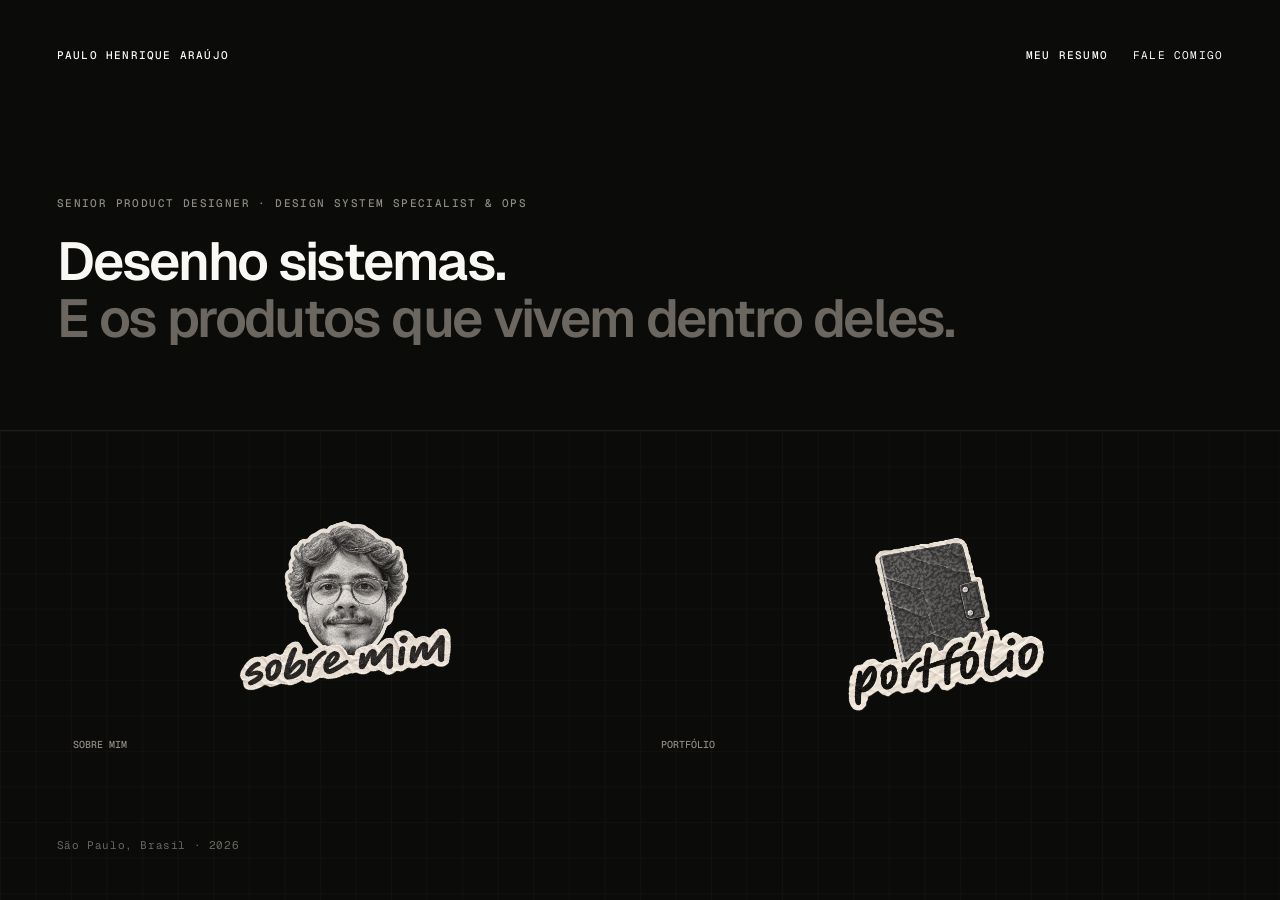
<file: index.html>
<!DOCTYPE html>
<html lang="pt-BR">
<head>
<meta charset="utf-8">
<meta name="viewport" content="width=device-width, initial-scale=1">
<title>Paulo Henrique Araújo — Product Designer</title>
<meta name="description" content="Desenho sistemas. E os produtos que vivem dentro deles. Conheça Paulo Henrique Araújo, Senior Product Designer e especialista em Design Systems e Ops.">
<meta name="author" content="Paulo Henrique Araújo">

<meta property="og:type" content="website">
<meta property="og:locale" content="pt_BR">
<meta property="og:title" content="Paulo Henrique Araújo — Product Designer">
<meta property="og:description" content="Desenho sistemas. E os produtos que vivem dentro deles. Senior Product Designer · Design System Specialist & Ops.">
<meta property="og:image" content="https://paulohenriquearaujo.com/assets/images/retrato-paulo.jpg">
<meta property="og:image:width" content="1280">
<meta property="og:image:height" content="719">
<meta property="og:image:alt" content="Retrato de Paulo Henrique Araújo">
<meta name="twitter:card" content="summary_large_image">
<meta name="twitter:image" content="https://paulohenriquearaujo.com/assets/images/retrato-paulo.jpg">
<meta name="theme-color" content="#0B0B0A">

<link rel="icon" type="image/png" href="assets/images/favicon.png?v=2">
<link rel="preconnect" href="https://fonts.googleapis.com">
<link rel="preconnect" href="https://fonts.gstatic.com" crossorigin>
<link href="https://fonts.googleapis.com/css2?family=Geist:wght@400;500;600&family=Geist+Mono:wght@400;500&display=swap" rel="stylesheet">

<link rel="stylesheet" href="assets/css/tokens.css?v=2">
<link rel="stylesheet" href="assets/css/base.css">
<link rel="stylesheet" href="assets/css/home.css?v=3">
<link rel="stylesheet" href="assets/css/interactions.css">
<link rel="stylesheet" href="assets/css/page-transition.css?v=4">
<script src="assets/js/page-transition.js?v=4"></script>
<script src="assets/js/cursor.js" defer></script>
</head>

<body class="home-page" data-surface="dark" data-cursor-guides>
  <a class="home-skip" href="#conteudo">Ir para o conteúdo</a>
  <header class="topo home-header">
    <span class="assinatura">Paulo Henrique Araújo</span>
    <nav class="utilitarios" aria-label="Utilidades">
      <a href="https://drive.google.com/file/d/1IDmOCyvFimGzlWM-LHk54c8WAuruA6YC/view" target="_blank" rel="noopener noreferrer">Meu resumo</a>
      <a href="fale-comigo.html">Fale comigo</a>
    </nav>
  </header>
  <main class="home-main" id="conteudo">
    <section class="home-hero" aria-labelledby="home-title">
      <p class="home-eyebrow">Senior Product Designer · Design System Specialist &amp; Ops</p>
      <h1 id="home-title">Desenho sistemas.<span>E os produtos que vivem dentro deles.</span></h1>
    </section>
    <div class="home-grid">
      <nav class="home-cards" aria-label="Explore o site">
        <a class="home-card home-card--about" href="sobre-mim.html" data-page-transition="about">
          <span class="home-card-art" aria-hidden="true">
            <img class="home-card-object" src="assets/images/home/retrato.png" width="180" height="180" alt="" decoding="async">
            <span class="home-card-lettering"><img src="assets/images/home/sobre-mim.png" width="237" height="178" alt="" decoding="async"></span>
          </span>
          <span class="home-card-rotulo">Sobre mim</span>
        </a>
        <a class="home-card home-card--portfolio" href="projetos/index.html" data-page-transition="portfolio">
          <span class="home-card-art" aria-hidden="true">
            <img class="home-card-object" src="assets/images/home/caderno.png" width="180" height="180" alt="" decoding="async">
            <span class="home-card-lettering"><img src="assets/images/home/portfolio.png" width="216" height="162" alt="" decoding="async"></span>
          </span>
          <span class="home-card-rotulo">Portfólio</span>
        </a>
      </nav>
      <footer class="home-footer" role="contentinfo">
        <p>São Paulo, Brasil · 2026</p>
      </footer>
    </div>
  </main>
</body>
</html>
</file>
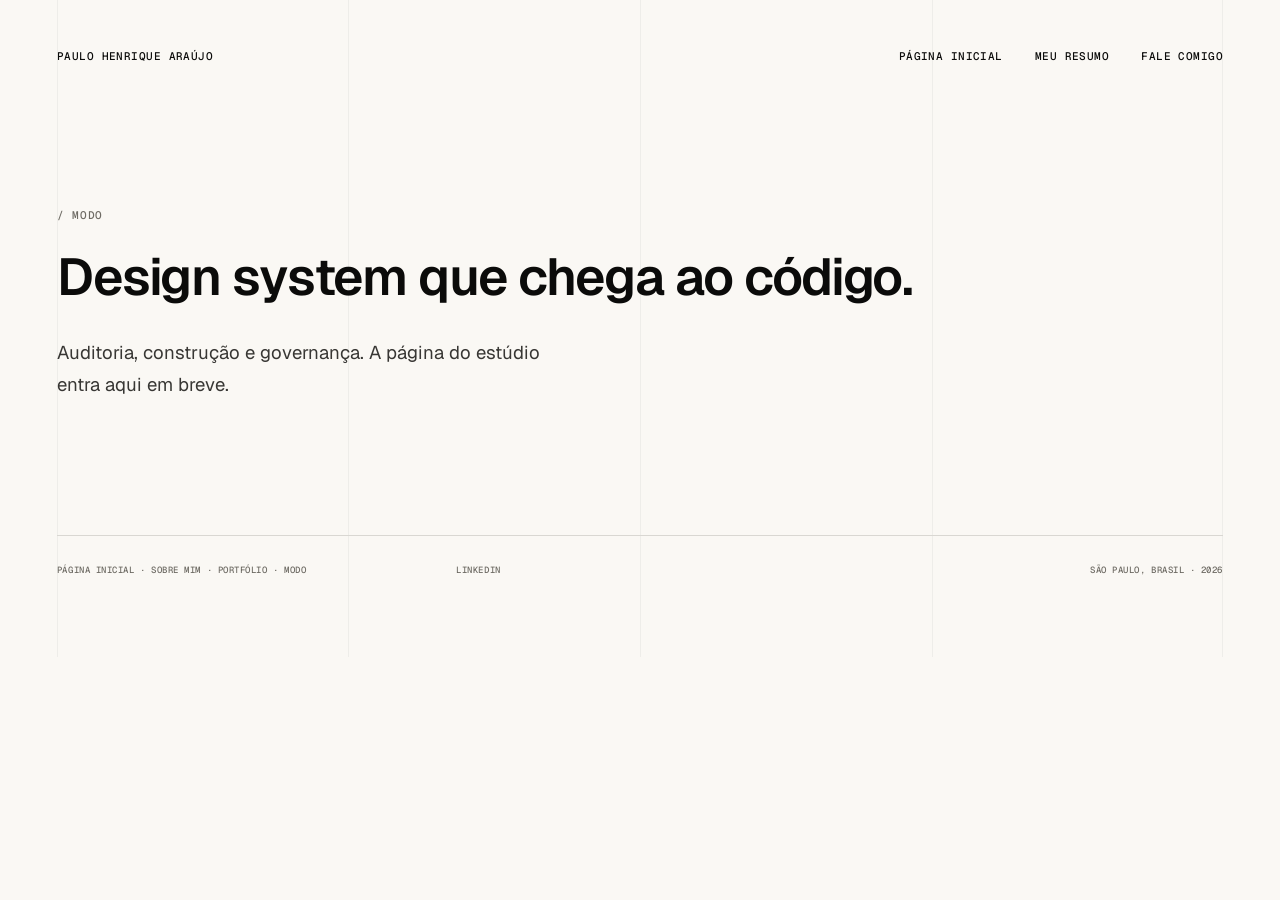
<file: modo/index.html>
<!DOCTYPE html>
<html lang="pt-BR">
<head>
<meta charset="utf-8">
<meta name="viewport" content="width=device-width, initial-scale=1">
<title>modo — Design systems em produção</title>
<meta name="description" content="Auditoria, construção e governança de design systems.">
<meta name="author" content="Paulo Henrique Araújo">

<meta property="og:type" content="website">
<meta property="og:locale" content="pt_BR">
<meta property="og:title" content="modo — Design systems em produção">
<meta property="og:description" content="Auditoria, construção e governança de design systems.">
<meta property="og:image" content="https://paulohenriquearaujo.com/assets/images/retrato-paulo.jpg">
<meta property="og:image:width" content="1280">
<meta property="og:image:height" content="719">
<meta property="og:image:alt" content="Retrato de Paulo Henrique Araújo">
<meta name="twitter:card" content="summary_large_image">
<meta name="twitter:image" content="https://paulohenriquearaujo.com/assets/images/retrato-paulo.jpg">
<meta name="theme-color" content="#FAF8F4">

<link rel="icon" type="image/png" href="../assets/images/favicon.png?v=2">
<link rel="preconnect" href="https://fonts.googleapis.com">
<link rel="preconnect" href="https://fonts.gstatic.com" crossorigin>
<link href="https://fonts.googleapis.com/css2?family=Geist:wght@400;500;600&family=Geist+Mono:wght@500&display=swap" rel="stylesheet">

<link rel="stylesheet" href="../assets/css/tokens.css">
<link rel="stylesheet" href="../assets/css/base.css">
<link rel="stylesheet" href="../assets/css/interactions.css">
</head>

<body>
<div class="folha">
  <div class="colunas" aria-hidden="true"><i></i><i></i><i></i><i></i></div>
  <header class="topo">
    <span class="assinatura">Paulo Henrique Araújo</span>
    <nav class="utilitarios" aria-label="Utilidades">
      <a href="../index.html">Página inicial</a>
      <a href="https://drive.google.com/file/d/1IDmOCyvFimGzlWM-LHk54c8WAuruA6YC/view" target="_blank" rel="noopener noreferrer">Meu resumo</a>
      <a href="../fale-comigo.html">Fale comigo</a>
    </nav>
  </header>
  <main class="abertura">
    <span class="rotulo">/ modo</span>
    <h1><b>Design system que chega ao código.</b></h1>
    <p style="max-width:44ch;margin-top:2rem;font-size:var(--t-declaracao);line-height:1.7;color:var(--corpo)">Auditoria, construção e governança. A página do estúdio entra aqui em breve.</p>
  </main>
  <footer class="rodape">
    <span class="nota"><a href="../index.html">Página inicial</a> · <a href="../sobre-mim.html">Sobre mim</a> · <a href="../projetos/index.html">Portfólio</a> · <a href="../modo/index.html">modo</a></span>
    <span class="nota"><a href="https://linkedin.com/in/paulojuara/" target="_blank" rel="noopener">LinkedIn</a></span>
    <span class="nota">São Paulo, Brasil · 2026</span>
  </footer>
</div>
</body>
</html>
</file>
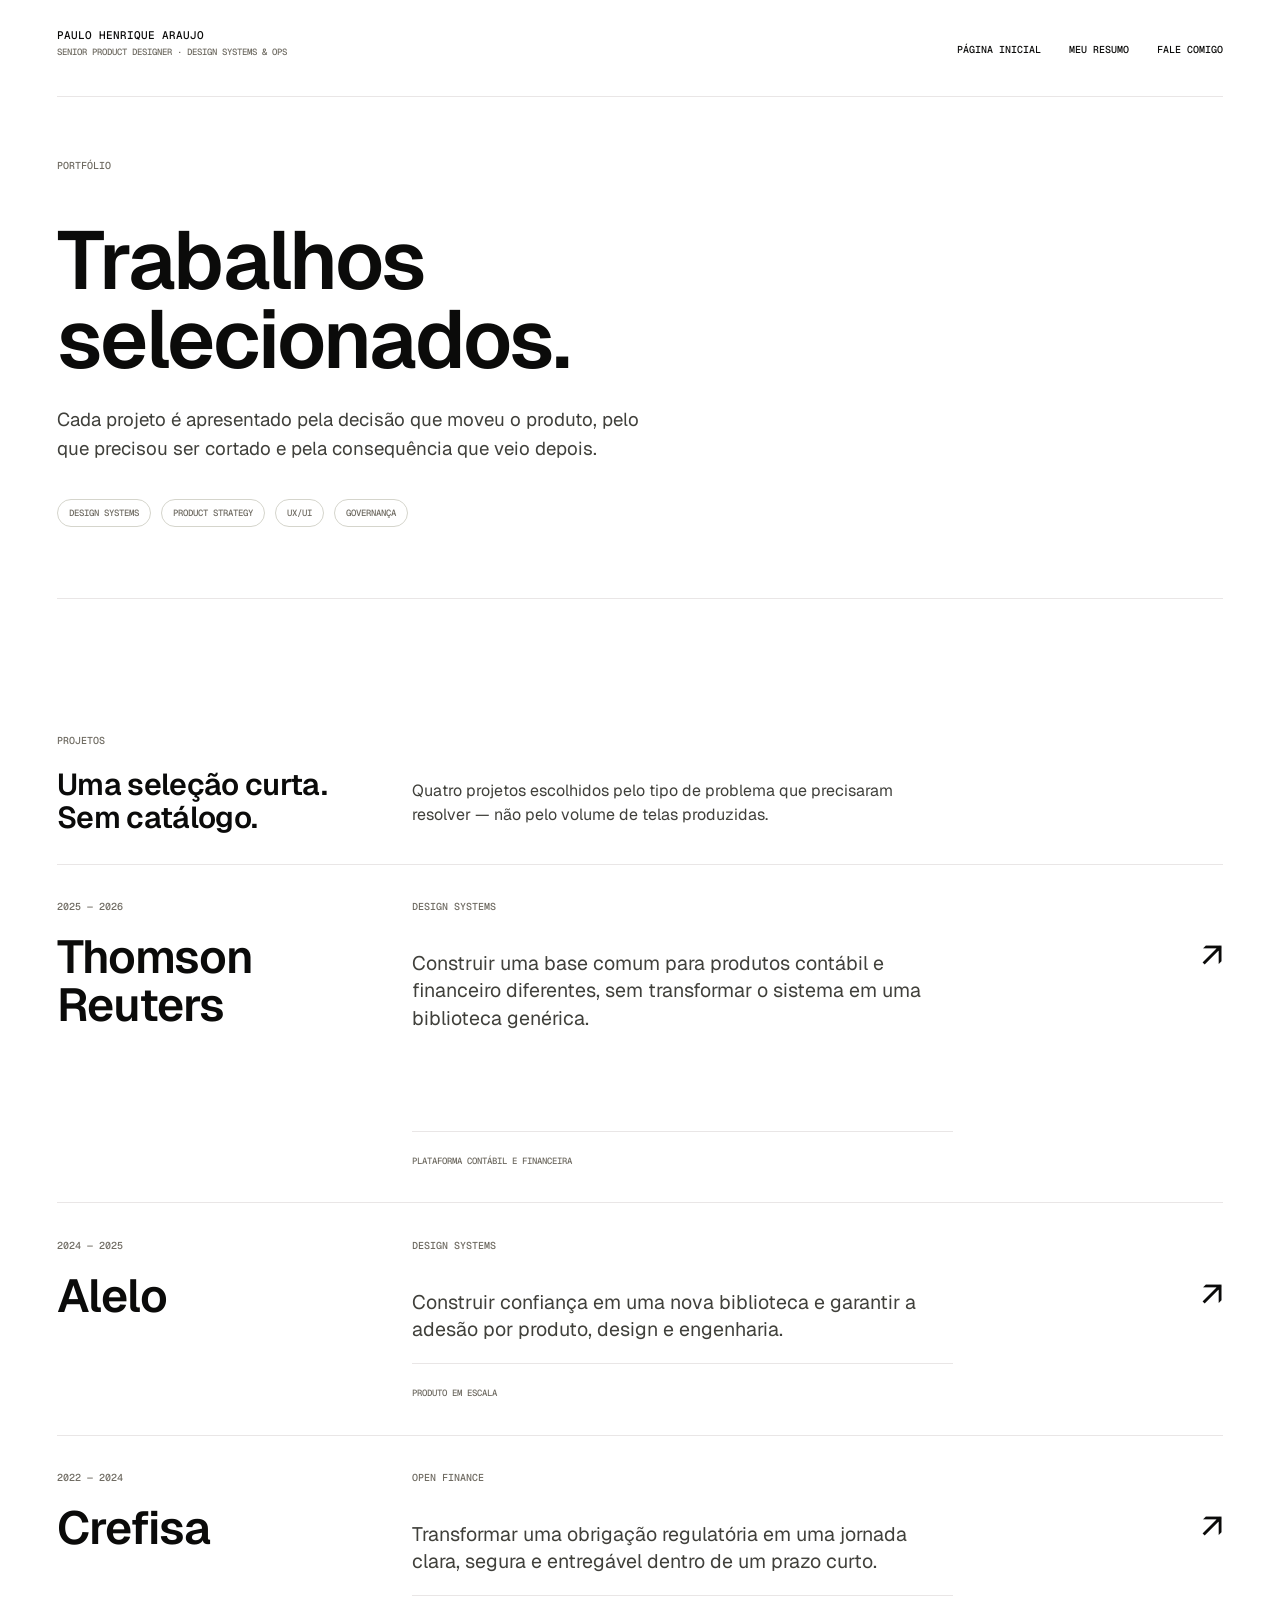
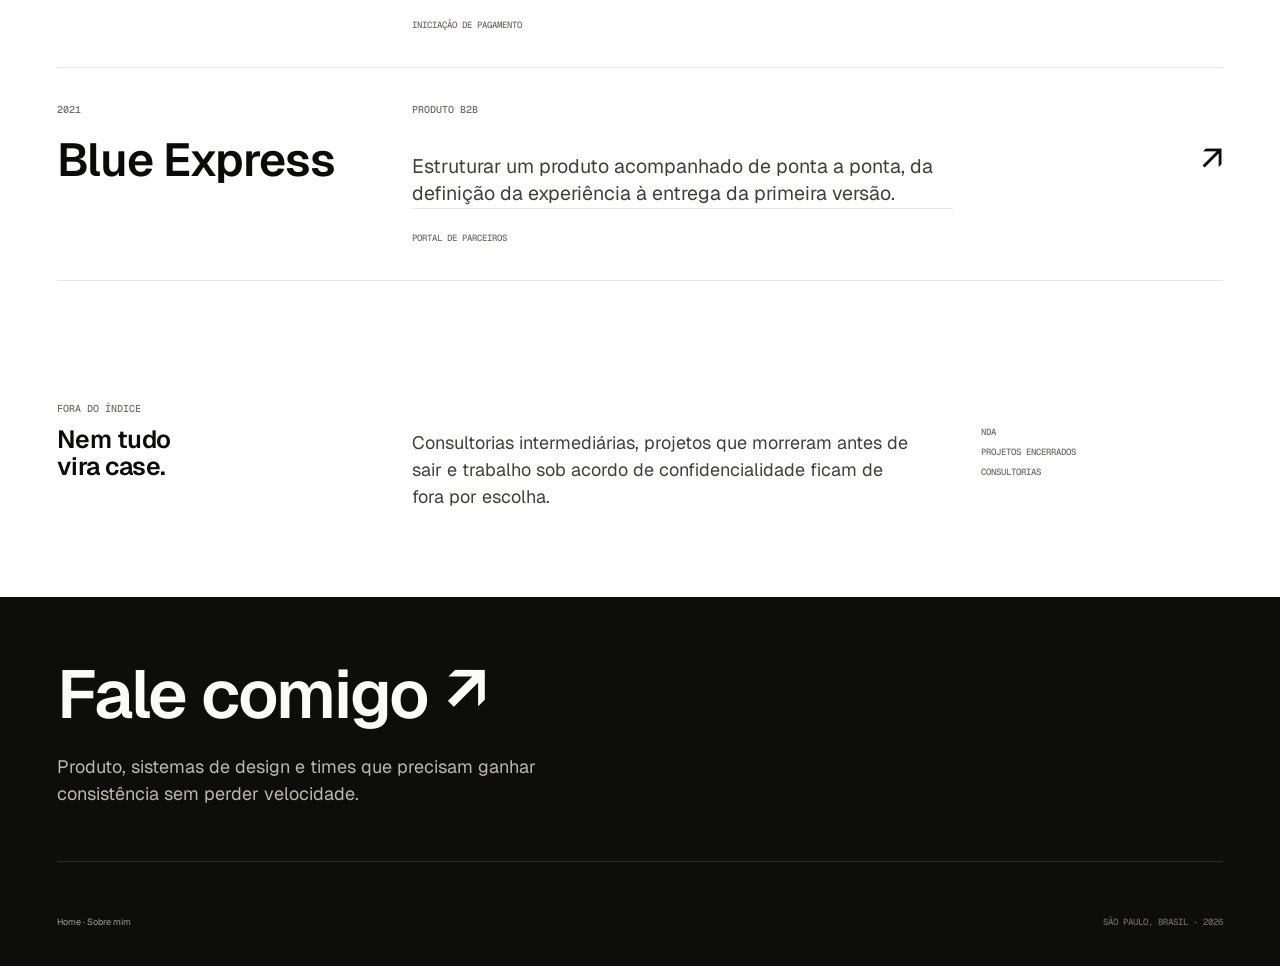
<file: projetos/index.html>
<!DOCTYPE html>
<html lang="pt-BR">
<head>
<meta charset="utf-8">
<meta name="viewport" content="width=device-width, initial-scale=1">
<title>Trabalhos selecionados — Paulo Henrique Araújo</title>
<meta name="description" content="Quatro projetos escolhidos pelo tipo de problema que precisaram resolver — não pelo volume de telas produzidas.">
<meta name="author" content="Paulo Henrique Araújo">

<meta property="og:type" content="website">
<meta property="og:locale" content="pt_BR">
<meta property="og:title" content="Trabalhos selecionados — Paulo Henrique Araújo">
<meta property="og:description" content="Cada projeto é apresentado pela decisão que moveu o produto, pelo que precisou ser cortado e pela consequência que veio depois.">
<meta property="og:image" content="https://paulohenriquearaujo.com/assets/images/retrato-paulo.jpg">
<meta property="og:image:width" content="1280">
<meta property="og:image:height" content="719">
<meta property="og:image:alt" content="Retrato de Paulo Henrique Araújo">
<meta name="twitter:card" content="summary_large_image">
<meta name="twitter:image" content="https://paulohenriquearaujo.com/assets/images/retrato-paulo.jpg">
<meta name="theme-color" content="#FFFFFF">

<link rel="icon" type="image/png" href="../assets/images/favicon.png?v=2">
<link rel="preconnect" href="https://fonts.googleapis.com">
<link rel="preconnect" href="https://fonts.gstatic.com" crossorigin>
<link href="https://fonts.googleapis.com/css2?family=Geist:wght@400;500;600&family=Geist+Mono:wght@500&display=swap" rel="stylesheet">

<link rel="stylesheet" href="../assets/css/tokens.css?v=3">
<link rel="stylesheet" href="../assets/css/base.css">
<link rel="stylesheet" href="../assets/css/portfolio.css">
<link rel="stylesheet" href="../assets/css/interactions.css">
<link rel="stylesheet" href="../assets/css/page-transition.css?v=4">
<script src="../assets/js/page-transition.js?v=4"></script>
<script src="../assets/js/cursor.js" defer></script>
</head>

<body class="portfolio-page" data-cursor-guides>
<a class="pf-pular" href="#indice">Ir para o índice</a>
<div class="folha">

  <header class="topo pf-topo">
    <span class="assinatura">Paulo Henrique Araujo<b>Senior Product Designer · Design Systems &amp; Ops</b></span>
    <nav class="utilitarios" aria-label="Utilidades">
      <a href="../index.html">Página inicial</a>
      <a href="https://drive.google.com/file/d/1IDmOCyvFimGzlWM-LHk54c8WAuruA6YC/view" target="_blank" rel="noopener noreferrer">Meu resumo</a>
      <a href="../fale-comigo.html">Fale comigo</a>
    </nav>
  </header>

  <main>
    <section class="pf-hero" aria-labelledby="titulo">
      <p class="pf-rotulo">Portfólio</p>
      <h1 id="titulo">Trabalhos<span>selecionados.</span></h1>
      <p class="pf-deck">Cada projeto é apresentado pela decisão que moveu o produto, pelo que precisou ser cortado e pela consequência que veio depois.</p>
      <ul class="pf-chips">
        <li>Design Systems</li>
        <li>Product Strategy</li>
        <li>UX/UI</li>
        <li>Governança</li>
      </ul>
    </section>

    <section class="pf-indice" id="indice" aria-labelledby="indice-titulo">
      <div class="pf-indice__cabecalho">
        <p class="pf-rotulo">Projetos</p>
      </div>

      <div class="pf-indice__intro">
        <h2 id="indice-titulo">Uma seleção curta.<span>Sem catálogo.</span></h2>
        <p>Quatro projetos escolhidos pelo tipo de problema que precisaram resolver — não pelo volume de telas produzidas.</p>
      </div>

      <ol class="pf-lista">
        <li>
          <a class="pf-case pf-case--alto" href="thomson-reuters/index.html">
            <span class="pf-case__id">
              <span class="pf-rotulo">2025 — 2026</span>
              <span class="pf-case__empresa">Thomson Reuters</span>
            </span>
            <span class="pf-case__arg">
              <span class="pf-rotulo">Design Systems</span>
              <span class="pf-case__frase">Construir uma base comum para produtos contábil e financeiro diferentes, sem transformar o sistema em uma biblioteca genérica.</span>
              <span class="pf-nota pf-case__escopo">Plataforma contábil e financeira</span>
            </span>
            <span class="pf-case__seta" aria-hidden="true">↗</span>
          </a>
        </li>

        <li>
          <a class="pf-case" href="../manutencao.html">
            <span class="pf-case__id">
              <span class="pf-rotulo">2024 — 2025</span>
              <span class="pf-case__empresa">Alelo</span>
            </span>
            <span class="pf-case__arg">
              <span class="pf-rotulo">Design Systems</span>
              <span class="pf-case__frase">Construir confiança em uma nova biblioteca e garantir a adesão por produto, design e engenharia.</span>
              <span class="pf-nota pf-case__escopo">Produto em escala</span>
            </span>
            <span class="pf-case__seta" aria-hidden="true">↗</span>
          </a>
        </li>

        <li>
          <a class="pf-case" href="../manutencao.html">
            <span class="pf-case__id">
              <span class="pf-rotulo">2022 — 2024</span>
              <span class="pf-case__empresa">Crefisa</span>
            </span>
            <span class="pf-case__arg">
              <span class="pf-rotulo">Open Finance</span>
              <span class="pf-case__frase">Transformar uma obrigação regulatória em uma jornada clara, segura e entregável dentro de um prazo curto.</span>
              <span class="pf-nota pf-case__escopo">Iniciação de pagamento</span>
            </span>
            <span class="pf-case__seta" aria-hidden="true">↗</span>
          </a>
        </li>

        <li>
          <a class="pf-case pf-case--curto" href="../manutencao.html">
            <span class="pf-case__id">
              <span class="pf-rotulo">2021</span>
              <span class="pf-case__empresa">Blue Express</span>
            </span>
            <span class="pf-case__arg">
              <span class="pf-rotulo">Produto B2B</span>
              <span class="pf-case__frase">Estruturar um produto acompanhado de ponta a ponta, da definição da experiência à entrega da primeira versão.</span>
              <span class="pf-nota pf-case__escopo">Portal de parceiros</span>
            </span>
            <span class="pf-case__seta" aria-hidden="true">↗</span>
          </a>
        </li>
      </ol>
    </section>

    <section class="pf-fora" aria-labelledby="fora-titulo">
      <div>
        <p class="pf-rotulo">Fora do índice</p>
        <h2 class="pf-fora__titulo" id="fora-titulo">Nem tudo<span>vira case.</span></h2>
      </div>
      <p class="pf-fora__texto">Consultorias intermediárias, projetos que morreram antes de sair e trabalho sob acordo de confidencialidade ficam de fora por escolha.</p>
      <ul>
        <li class="pf-nota">NDA</li>
        <li class="pf-nota">Projetos encerrados</li>
        <li class="pf-nota">Consultorias</li>
      </ul>
    </section>

  </main>

  <footer class="pf-contato" id="contato" aria-labelledby="contato-titulo">
    <div class="pf-contato__topo">
      <h2 class="pf-contato__titulo" id="contato-titulo"><a href="../fale-comigo.html">Fale comigo <span aria-hidden="true">↗</span></a></h2>
      <p class="pf-contato__texto">Produto, sistemas de design e times que precisam ganhar consistência sem perder velocidade.</p>
    </div>
    <hr class="pf-contato__regua">
    <div class="pf-rodape">
      <p><a href="../index.html">Home</a><span aria-hidden="true"> · </span><a href="../sobre-mim.html">Sobre mim</a></p>
      <p class="pf-nota">São Paulo, Brasil · 2026</p>
    </div>
  </footer>

</div>
</body>
</html>
</file>
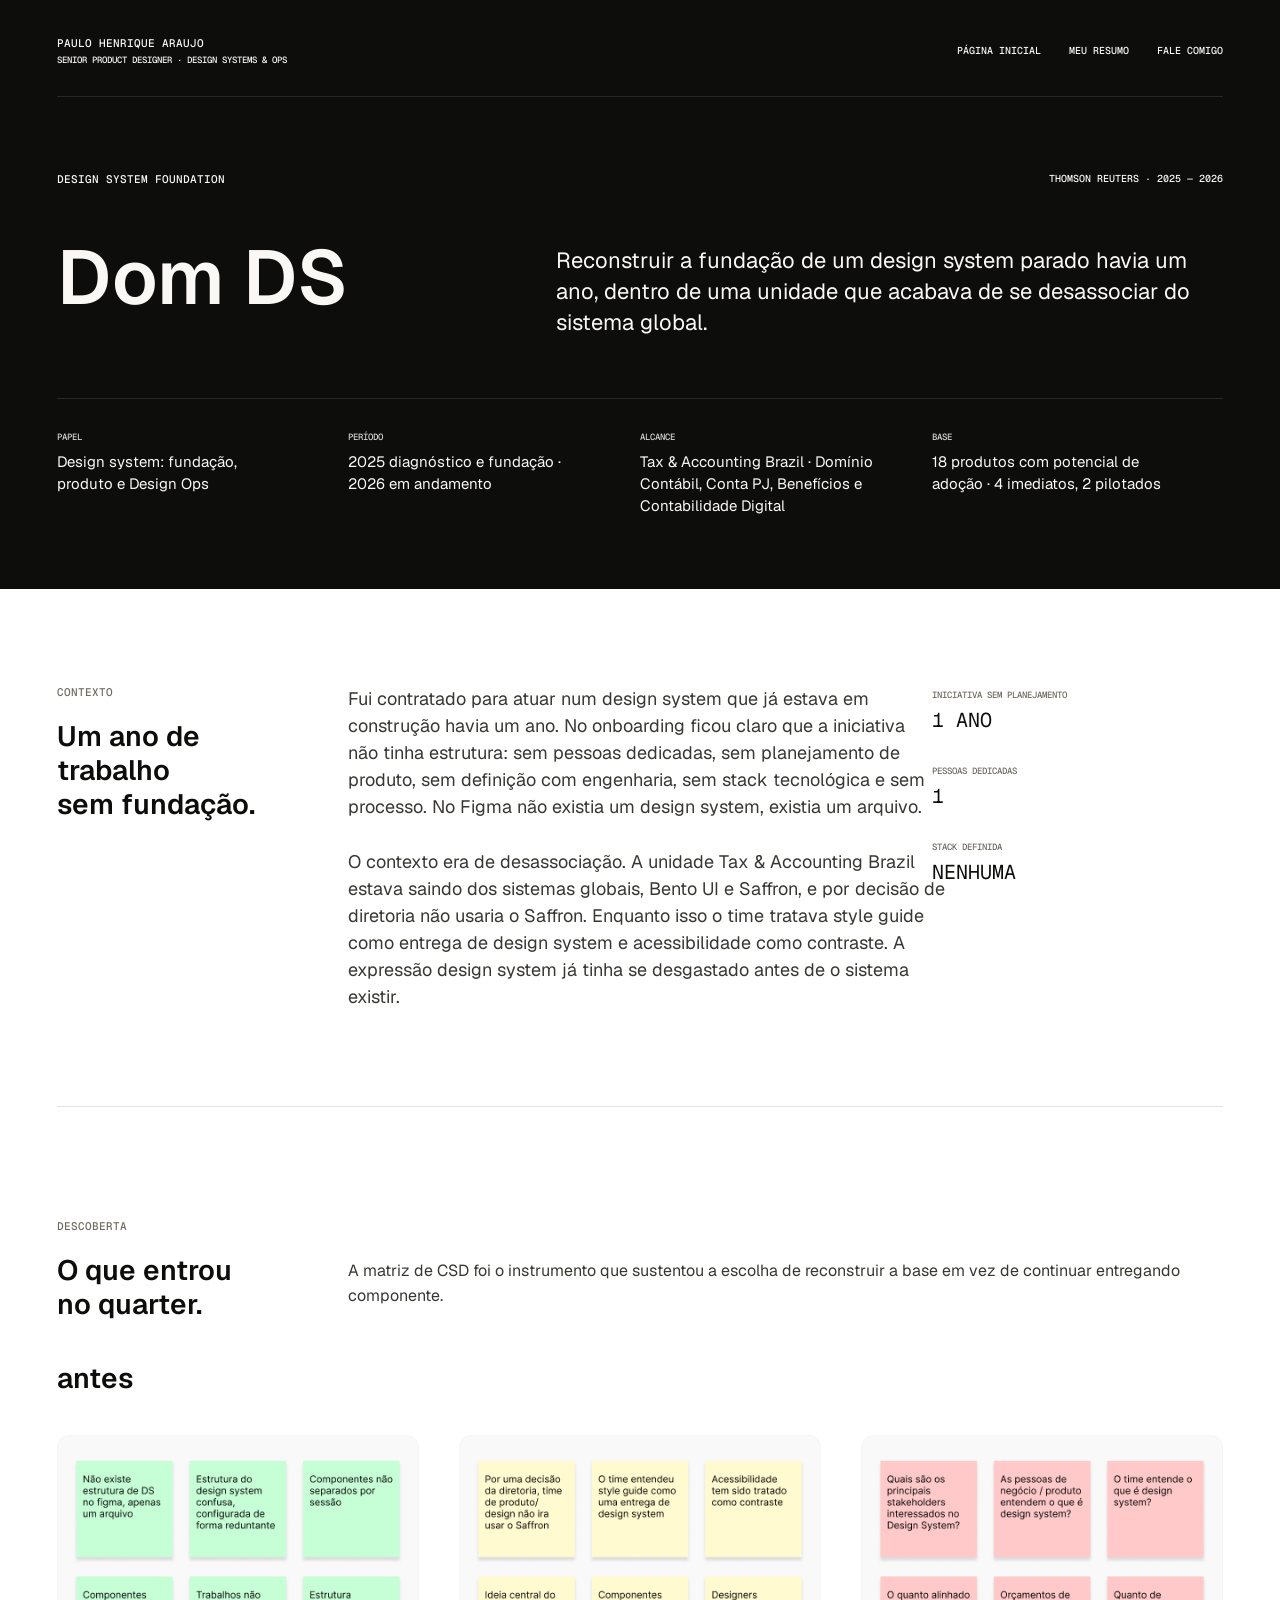
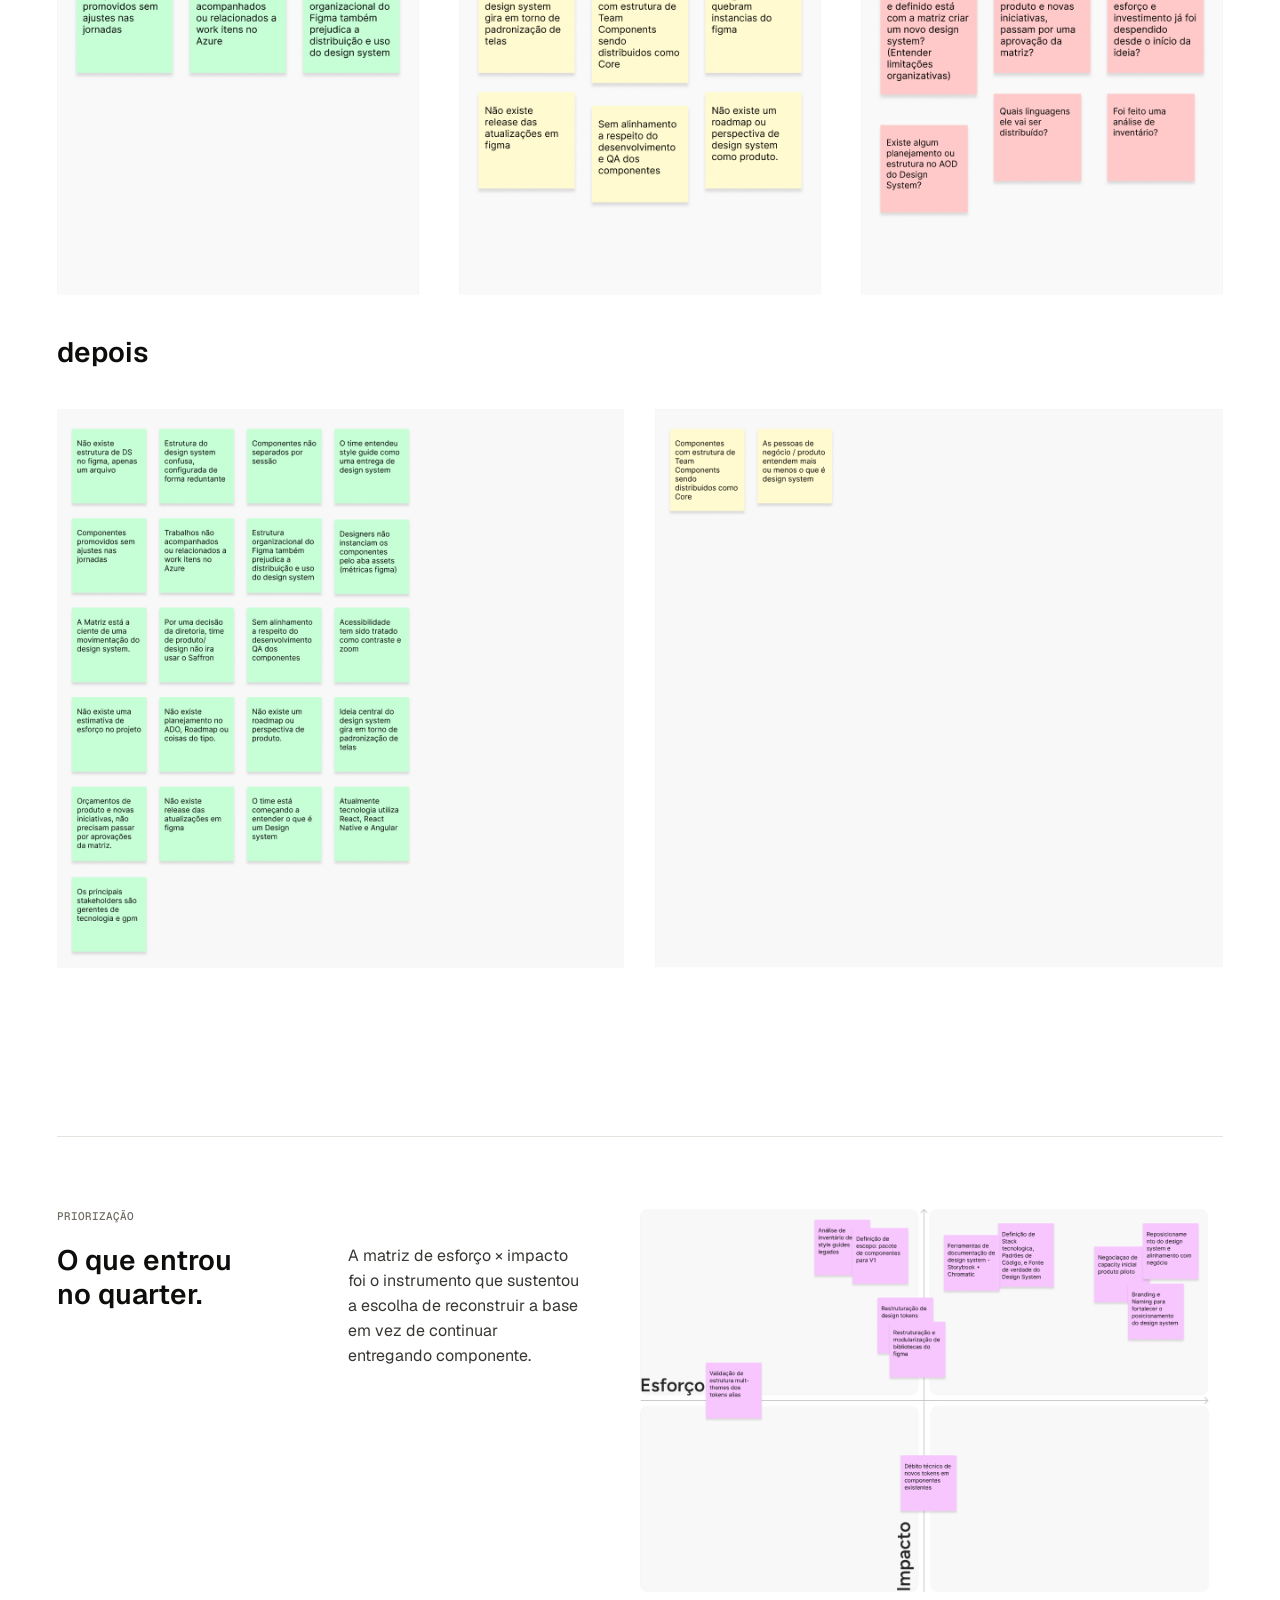
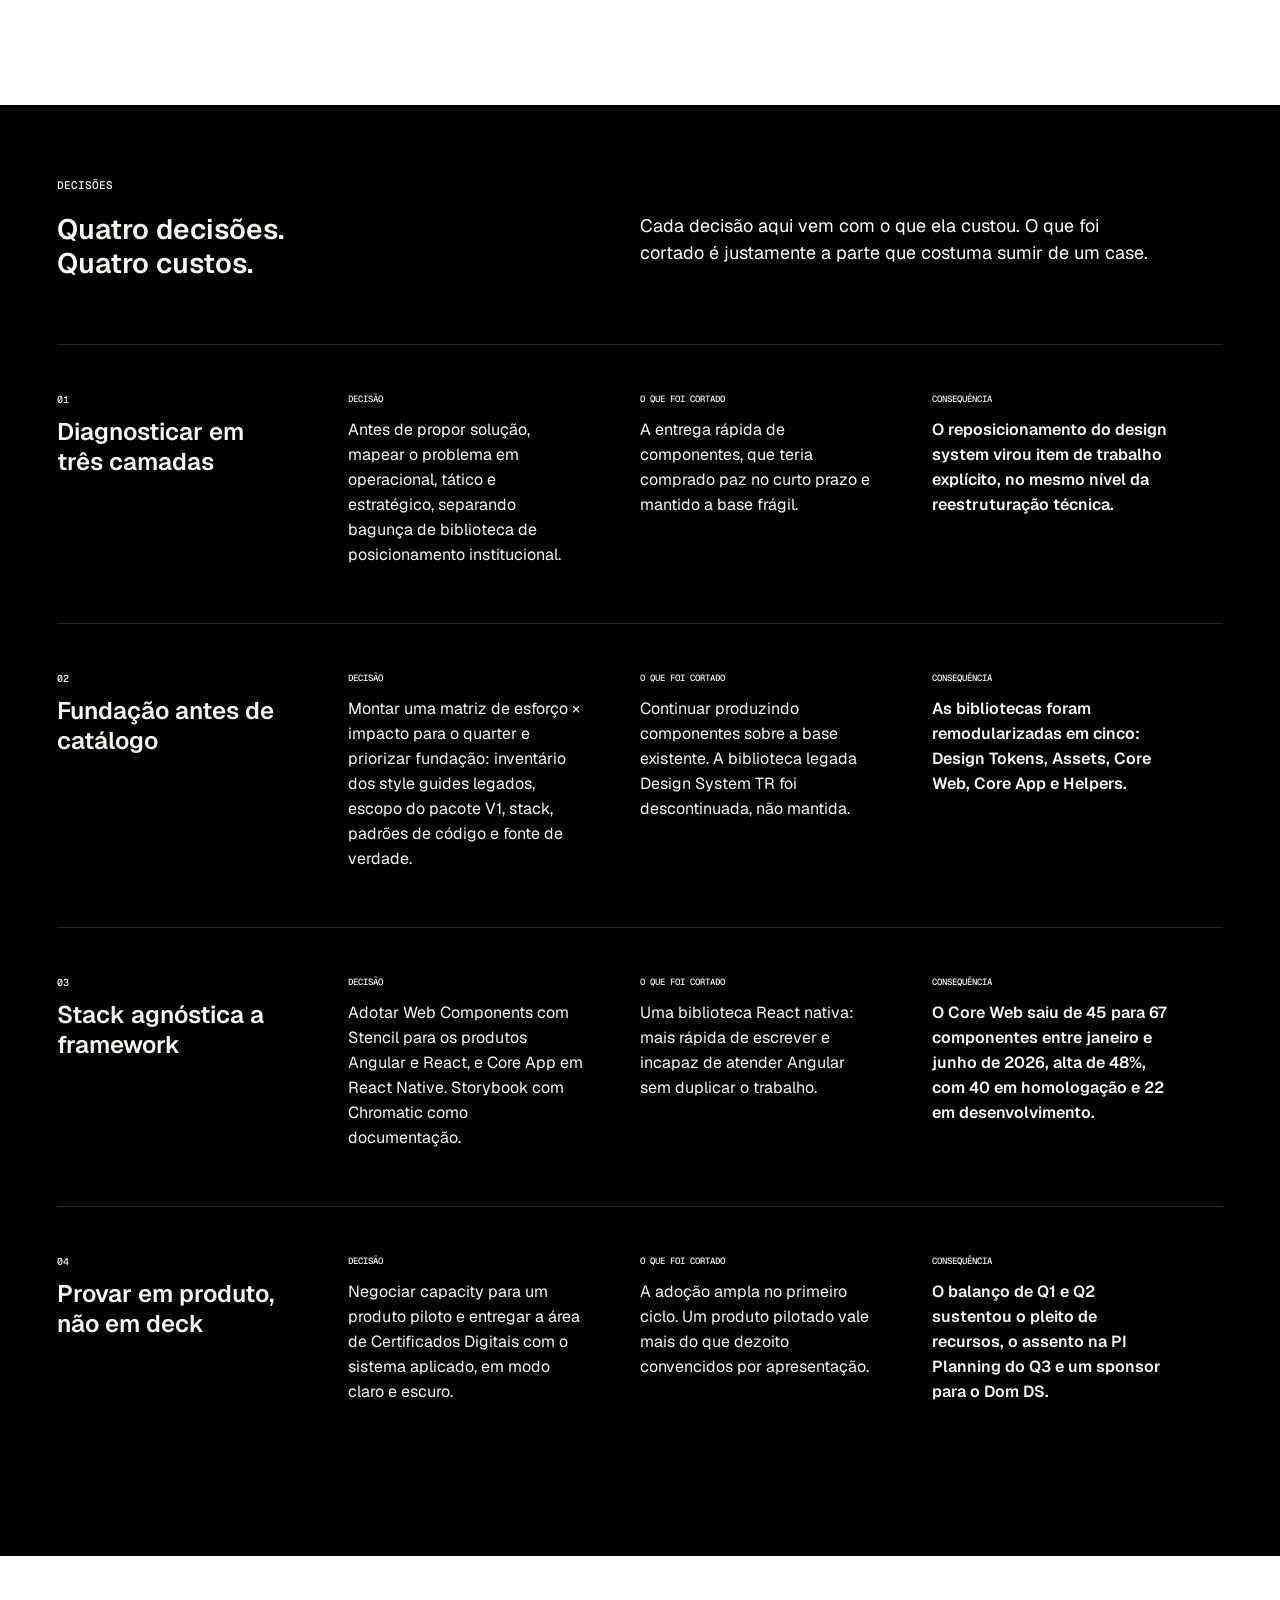
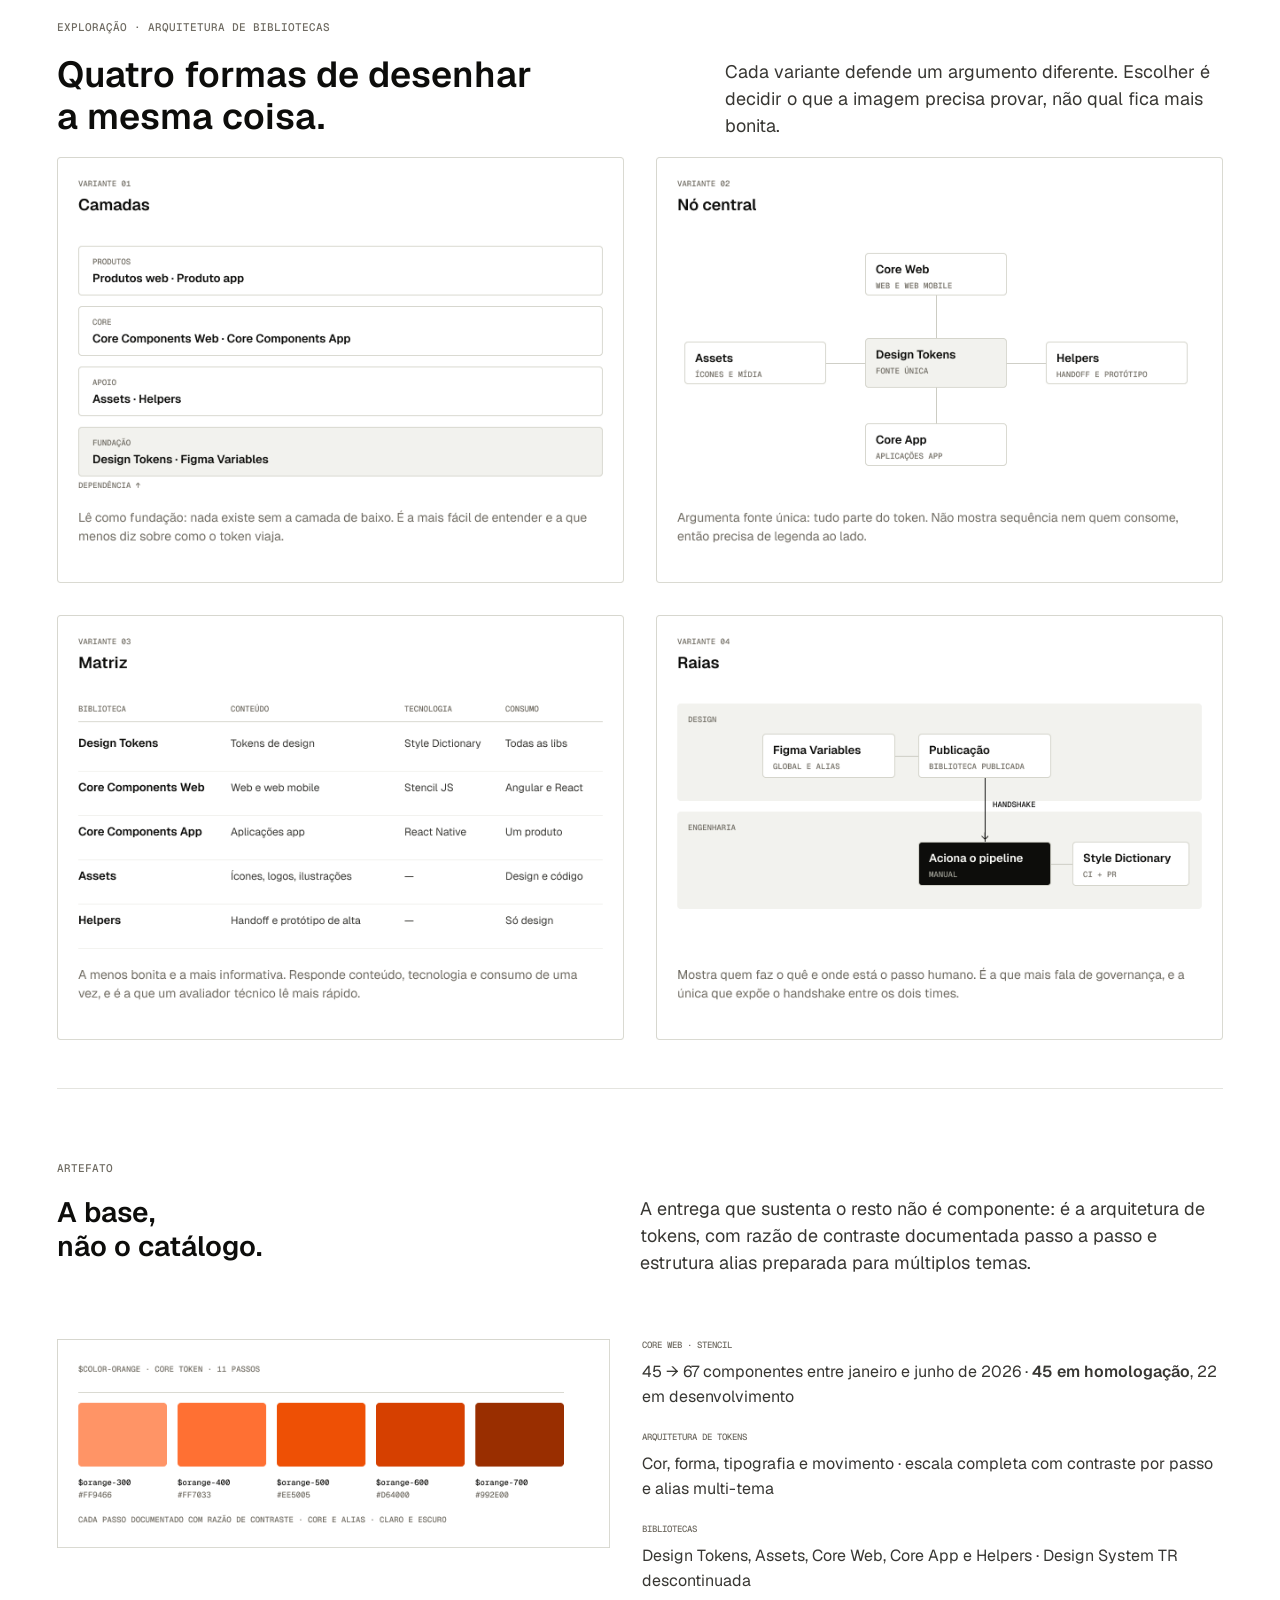
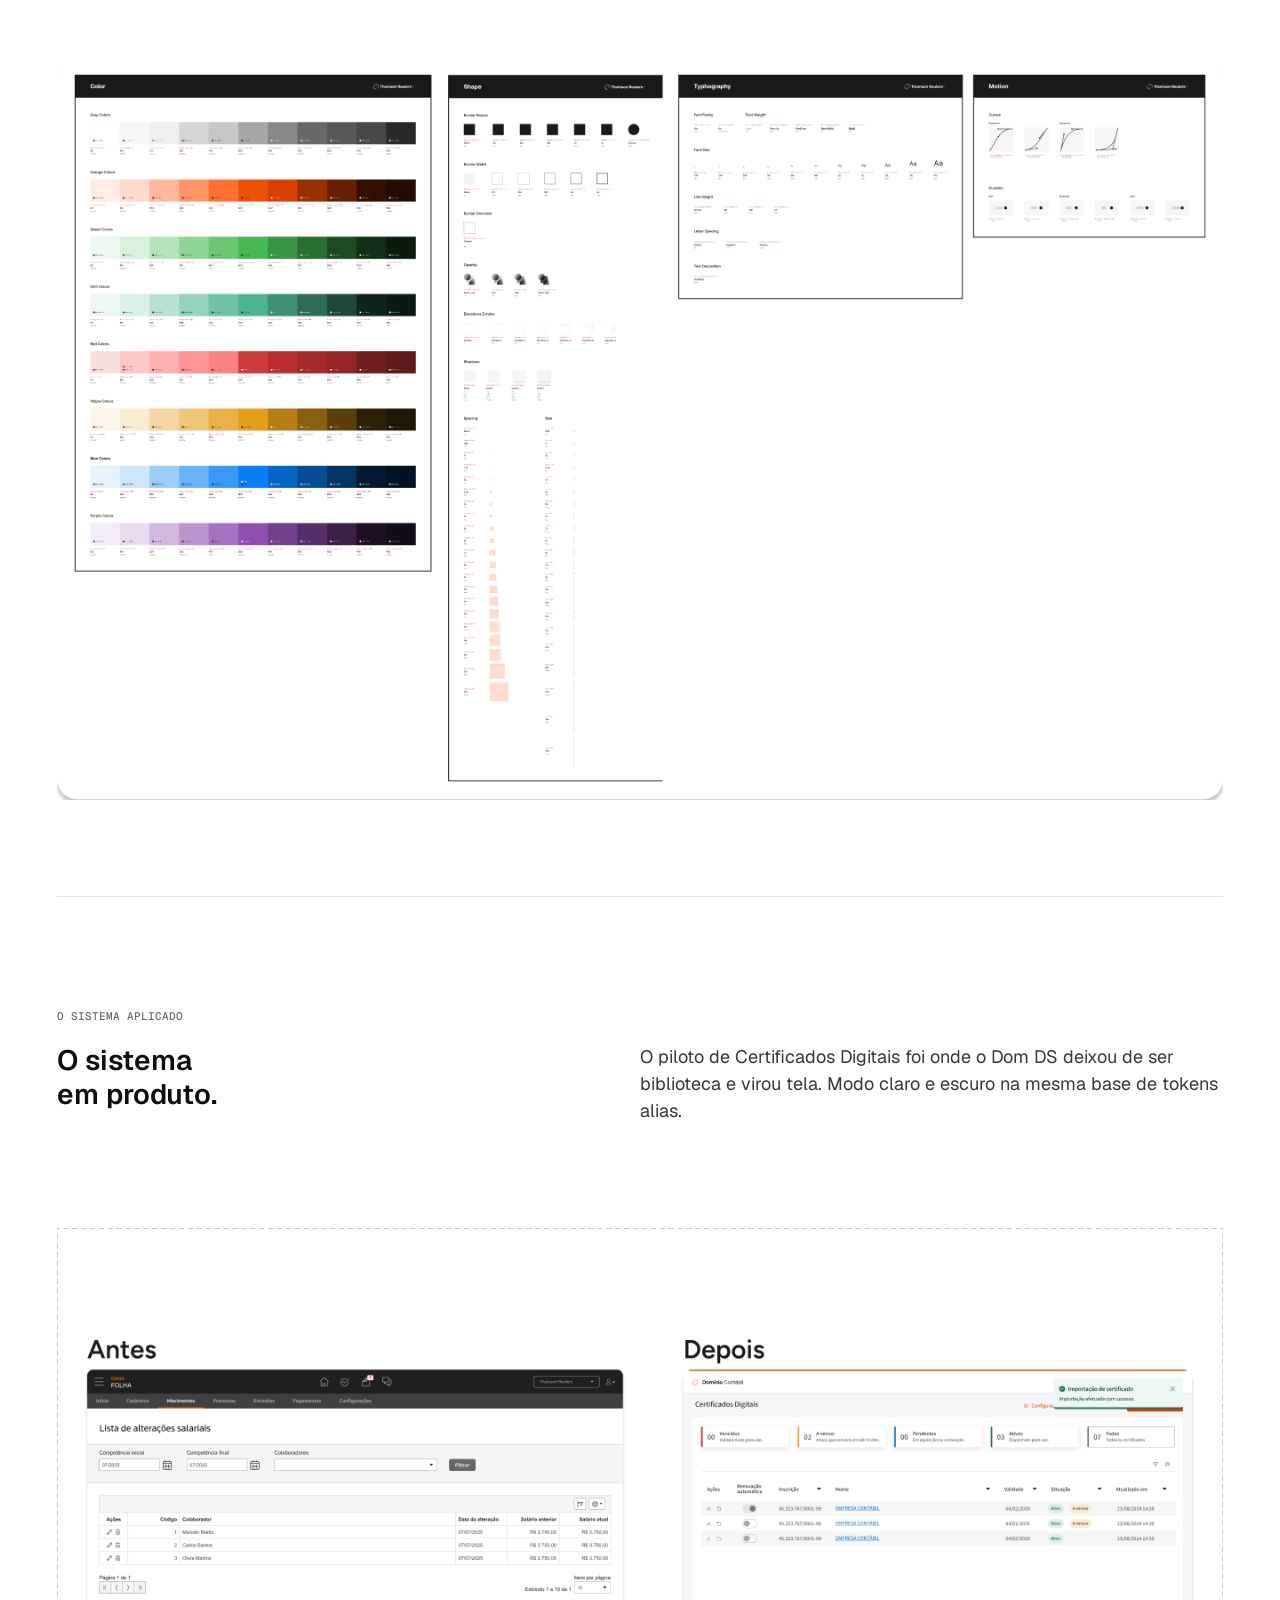
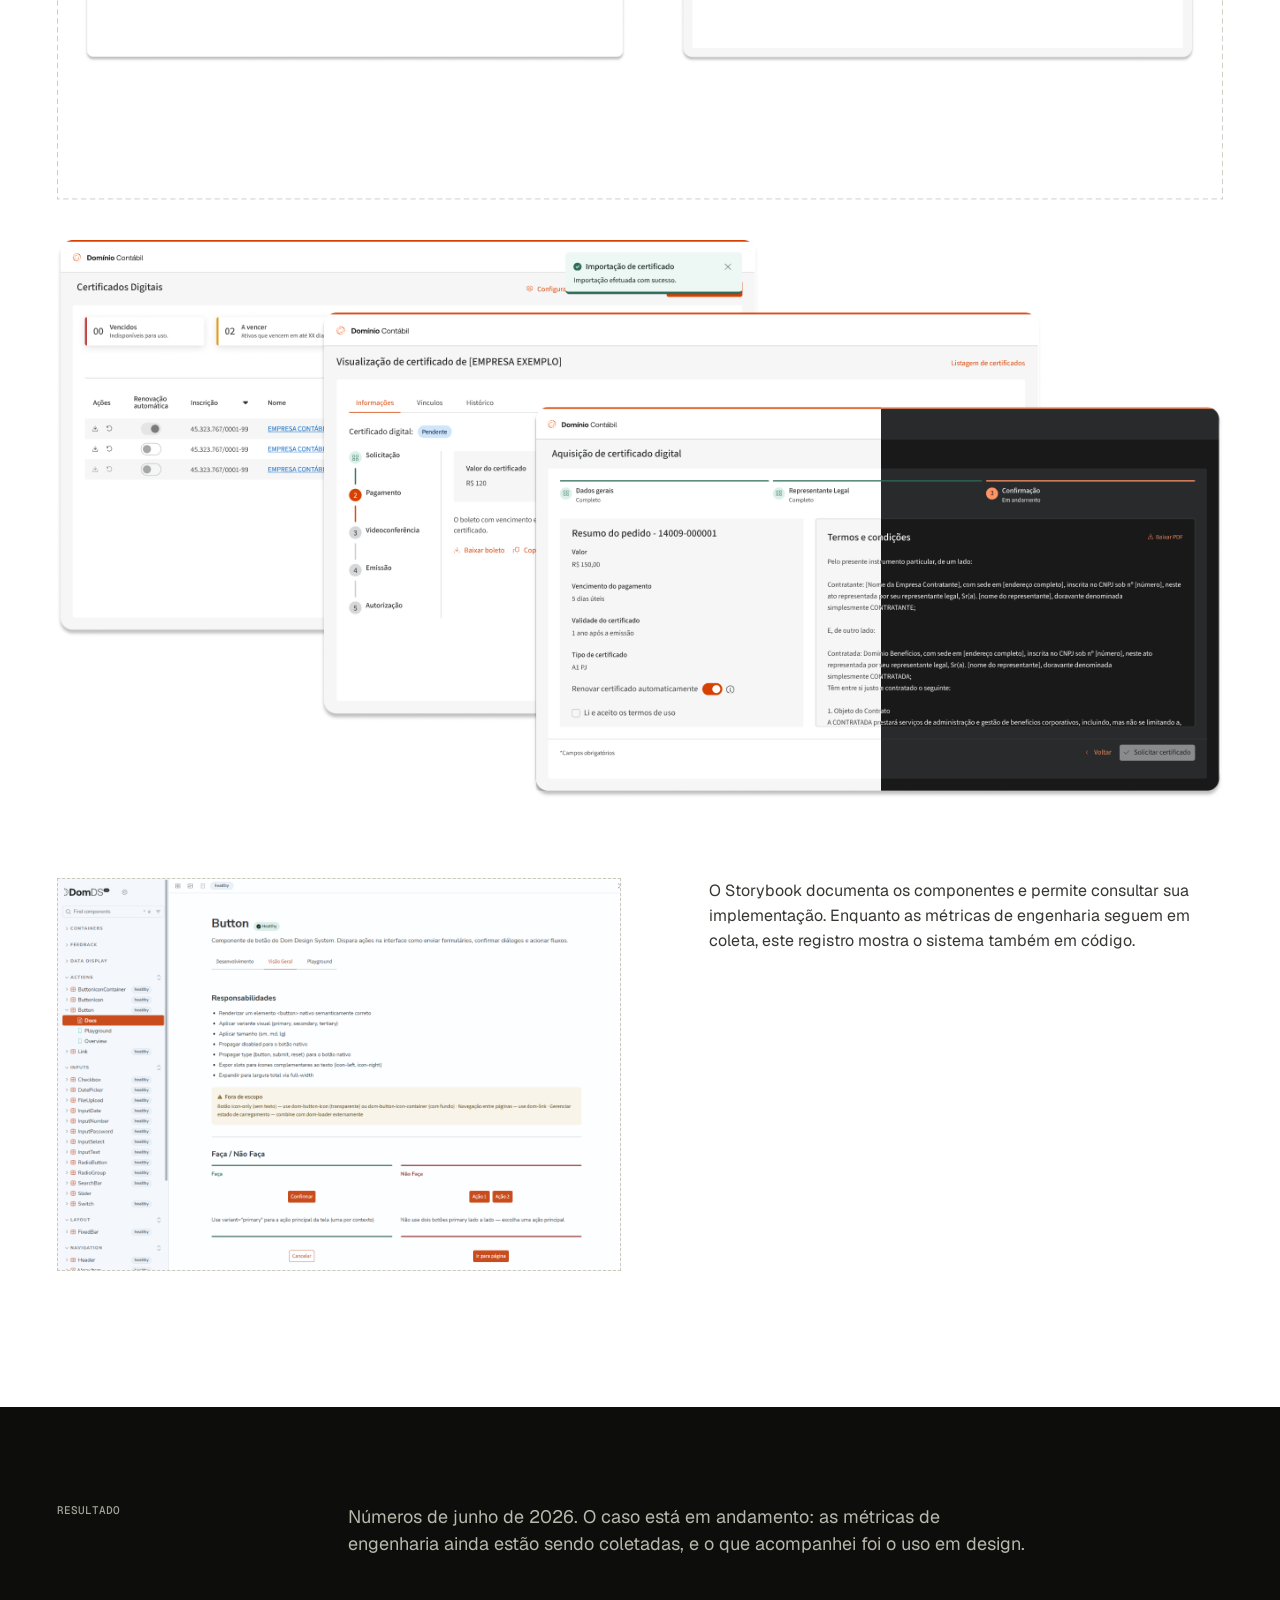
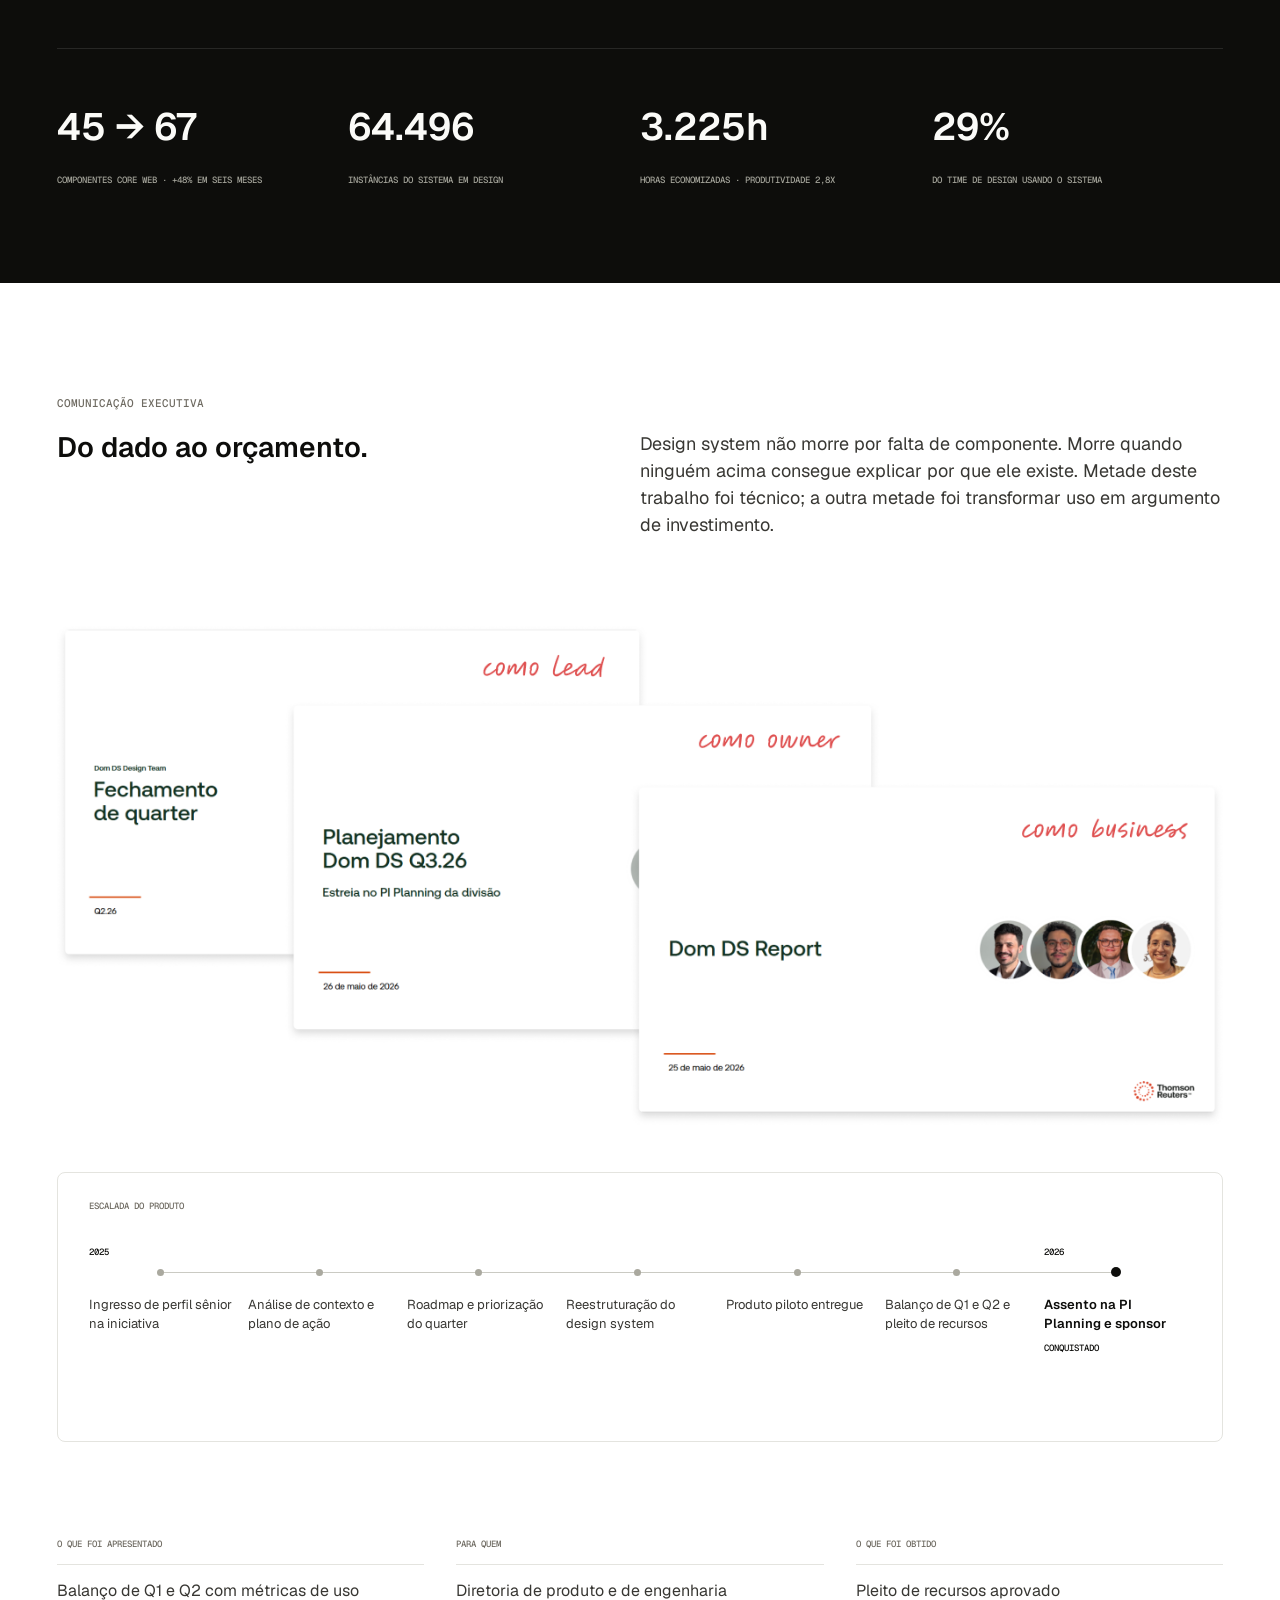
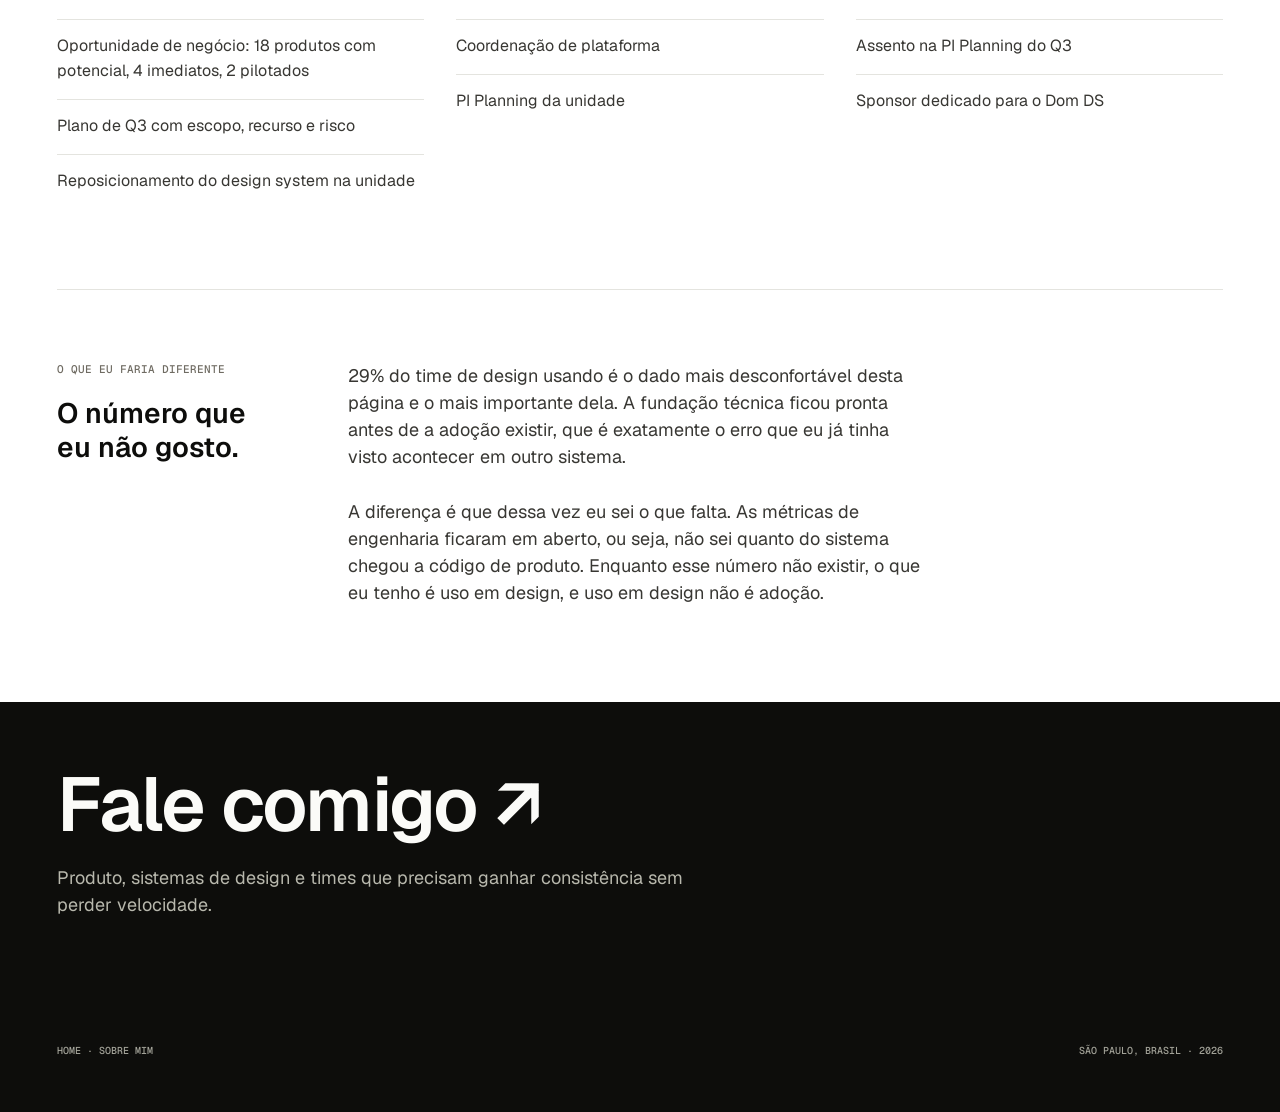
<file: projetos/thomson-reuters/index.html>
<!doctype html>
<html lang="pt-BR">
<head>
  <meta charset="utf-8">
  <meta name="viewport" content="width=device-width, initial-scale=1">
  <meta name="description" content="Dom DS na Thomson Reuters: diagnóstico, arquitetura de tokens, componentes e governança. Um caso de Paulo Henrique Araújo.">
  <meta name="author" content="Paulo Henrique Araújo">
  <meta name="theme-color" content="#0d0d0b">
  <meta property="og:type" content="article">
  <meta property="og:locale" content="pt_BR">
  <meta property="og:title" content="Dom DS · Thomson Reuters — Paulo Henrique Araújo">
  <meta property="og:description" content="Reconstruir a fundação de um design system: estratégia, arquitetura, produto e Design Ops.">
  <meta property="og:image" content="https://paulohenriquearaujo.com/assets/images/thomson-reuters/comunicacao-executiva.png">
  <meta property="og:image:width" content="1328">
  <meta property="og:image:height" content="576">
  <meta property="og:image:alt" content="Dom DS, o design system reconstruído para a Thomson Reuters">
  <meta name="twitter:card" content="summary_large_image">
  <meta name="twitter:image" content="https://paulohenriquearaujo.com/assets/images/thomson-reuters/comunicacao-executiva.png">
  <title>Dom DS · Thomson Reuters — Paulo Henrique Araújo</title>
  <link rel="icon" type="image/png" href="../../assets/images/favicon.png?v=2">
  <link rel="preload" href="../../assets/fonts/geist-variable.ttf" as="font" type="font/ttf" crossorigin>
  <link rel="stylesheet" href="../../assets/css/case.css">
  <link rel="stylesheet" href="../../assets/css/interactions.css">
  <script src="../../assets/js/cursor.js" defer></script>
</head>
<body data-cursor-guides>
  <a class="skip-link" href="#conteudo">Ir para o conteúdo</a>
  <header class="case-header dark">
    <div class="container header-inner">
      <a class="signature" href="../../index.html"><span>Paulo Henrique Araujo</span><small>Senior Product Designer · Design Systems &amp; Ops</small></a>
      <nav aria-label="Navegação principal"><a href="../../index.html">Página inicial</a><a href="https://drive.google.com/file/d/1IDmOCyvFimGzlWM-LHk54c8WAuruA6YC/view" target="_blank" rel="noopener noreferrer">Meu resumo</a><a href="../../fale-comigo.html">Fale comigo</a></nav>
    </div>
  </header>
  <main id="conteudo" tabindex="-1">
    <section class="case-hero dark" aria-labelledby="case-title">
      <div class="container">
        <div class="hero-meta mono"><p>Design System Foundation</p><p>Thomson Reuters · 2025 — 2026</p></div>
        <div class="hero-title"><h1 id="case-title">Dom DS</h1><p>Reconstruir a fundação de um design system parado havia um ano, dentro de uma unidade que acabava de se desassociar do sistema global.</p></div>
        <dl class="case-facts">
          <div><dt>Papel</dt><dd>Design system: fundação, produto e Design Ops</dd></div>
          <div><dt>Período</dt><dd>2025 diagnóstico e fundação · 2026 em andamento</dd></div>
          <div><dt>Alcance</dt><dd>Tax &amp; Accounting Brazil · Domínio Contábil, Conta PJ, Benefícios e Contabilidade Digital</dd></div>
          <div><dt>Base</dt><dd>18 produtos com potencial de adoção · 4 imediatos, 2 pilotados</dd></div>
        </dl>
      </div>
    </section>
    <section class="container section context" aria-labelledby="context-title">
      <div class="section-title"><p class="eyebrow">Contexto</p><h2 id="context-title">Um ano de trabalho<br>sem fundação.</h2></div>
      <div class="prose"><p>Fui contratado para atuar num design system que já estava em construção havia um ano. No onboarding ficou claro que a iniciativa não tinha estrutura: sem pessoas dedicadas, sem planejamento de produto, sem definição com engenharia, sem stack tecnológica e sem processo. No Figma não existia um design system, existia um arquivo.</p><p>O contexto era de desassociação. A unidade Tax &amp; Accounting Brazil estava saindo dos sistemas globais, Bento UI e Saffron, e por decisão de diretoria não usaria o Saffron. Enquanto isso o time tratava style guide como entrega de design system e acessibilidade como contraste. A expressão design system já tinha se desgastado antes de o sistema existir.</p></div>
      <dl class="context-notes"><div><dt>Iniciativa sem planejamento</dt><dd>1 ano</dd></div><div><dt>Pessoas dedicadas</dt><dd>1</dd></div><div><dt>Stack definida</dt><dd>Nenhuma</dd></div></dl>
    </section>

    <section class="container section ruled discovery" aria-labelledby="discovery-title">
      <div class="section-heading"><div class="section-title"><p class="eyebrow">Descoberta</p><h2 id="discovery-title">O que entrou<br>no quarter.</h2></div><p class="prose">A matriz de CSD foi o instrumento que sustentou a escolha de reconstruir a base em vez de continuar entregando componente.</p></div>
      <div class="board"><h3>Antes</h3><figure class="case-figure "><a href="../../assets/images/thomson-reuters/csd-antes.png" target="_blank" rel="noopener noreferrer" aria-label="Matriz CSD antes do diagnóstico: certezas, suposições e dúvidas sobre o design system. Abrir imagem em tamanho original"><img src="../../assets/images/thomson-reuters/csd-antes.png" width="1312" height="518" alt="Matriz CSD antes do diagnóstico: certezas, suposições e dúvidas sobre o design system" loading="lazy" decoding="async"></a></figure></div>
      <div class="board board--square"><h3>Depois</h3><figure class="case-figure "><a href="../../assets/images/thomson-reuters/csd-depois.png?v=2" target="_blank" rel="noopener noreferrer" aria-label="Matriz CSD depois do diagnóstico, com o aprendizado organizado em certezas, suposições e dúvidas. Abrir imagem em tamanho original"><img src="../../assets/images/thomson-reuters/csd-depois.png?v=2" width="1312" height="630" alt="Matriz CSD depois do diagnóstico, com o aprendizado organizado em certezas, suposições e dúvidas" loading="lazy" decoding="async"></a></figure></div>
    </section>
    <section class="container section ruled prioritization" aria-labelledby="priority-title">
      <div class="section-title"><p class="eyebrow">Priorização</p><h2 id="priority-title">O que entrou<br>no quarter.</h2></div>
      <p class="prose">A matriz de esforço × impacto foi o instrumento que sustentou a escolha de reconstruir a base em vez de continuar entregando componente.</p>
      <figure class="case-figure "><a href="../../assets/images/thomson-reuters/priorizacao.png" target="_blank" rel="noopener noreferrer" aria-label="Matriz de esforço e impacto utilizada para priorizar o trabalho de fundação do Dom DS. Abrir imagem em tamanho original"><img src="../../assets/images/thomson-reuters/priorizacao.png" width="640" height="432" alt="Matriz de esforço e impacto utilizada para priorizar o trabalho de fundação do Dom DS" loading="lazy" decoding="async"></a></figure>
    </section>
    <section class="decisions dark" aria-labelledby="decisions-title">
      <div class="container section">
        <div class="section-heading"><div class="section-title"><p class="eyebrow">Decisões</p><h2 id="decisions-title">Quatro decisões.<br>Quatro custos.</h2></div><p class="prose">Cada decisão aqui vem com o que ela custou. O que foi cortado é justamente a parte que costuma sumir de um case.</p></div>
        <ol class="decision-list">
          <li class="decision-row">
            <div class="decision-title"><p class="eyebrow">01</p><h3>Diagnosticar em três camadas</h3></div>
            <div><p class="eyebrow">Decisão</p><p>Antes de propor solução, mapear o problema em operacional, tático e estratégico, separando bagunça de biblioteca de posicionamento institucional.</p></div>
            <div><p class="eyebrow">O que foi cortado</p><p>A entrega rápida de componentes, que teria comprado paz no curto prazo e mantido a base frágil.</p></div>
            <div class="consequence"><p class="eyebrow">Consequência</p><p>O reposicionamento do design system virou item de trabalho explícito, no mesmo nível da reestruturação técnica.</p></div>
          </li>
          <li class="decision-row">
            <div class="decision-title"><p class="eyebrow">02</p><h3>Fundação antes de catálogo</h3></div>
            <div><p class="eyebrow">Decisão</p><p>Montar uma matriz de esforço × impacto para o quarter e priorizar fundação: inventário dos style guides legados, escopo do pacote V1, stack, padrões de código e fonte de verdade.</p></div>
            <div><p class="eyebrow">O que foi cortado</p><p>Continuar produzindo componentes sobre a base existente. A biblioteca legada Design System TR foi descontinuada, não mantida.</p></div>
            <div class="consequence"><p class="eyebrow">Consequência</p><p>As bibliotecas foram remodularizadas em cinco: Design Tokens, Assets, Core Web, Core App e Helpers.</p></div>
          </li>
          <li class="decision-row">
            <div class="decision-title"><p class="eyebrow">03</p><h3>Stack agnóstica a framework</h3></div>
            <div><p class="eyebrow">Decisão</p><p>Adotar Web Components com Stencil para os produtos Angular e React, e Core App em React Native. Storybook com Chromatic como documentação.</p></div>
            <div><p class="eyebrow">O que foi cortado</p><p>Uma biblioteca React nativa: mais rápida de escrever e incapaz de atender Angular sem duplicar o trabalho.</p></div>
            <div class="consequence"><p class="eyebrow">Consequência</p><p>O Core Web saiu de 45 para 67 componentes entre janeiro e junho de 2026, alta de 48%, com 40 em homologação e 22 em desenvolvimento.</p></div>
          </li>
          <li class="decision-row">
            <div class="decision-title"><p class="eyebrow">04</p><h3>Provar em produto, não em deck</h3></div>
            <div><p class="eyebrow">Decisão</p><p>Negociar capacity para um produto piloto e entregar a área de Certificados Digitais com o sistema aplicado, em modo claro e escuro.</p></div>
            <div><p class="eyebrow">O que foi cortado</p><p>A adoção ampla no primeiro ciclo. Um produto pilotado vale mais do que dezoito convencidos por apresentação.</p></div>
            <div class="consequence"><p class="eyebrow">Consequência</p><p>O balanço de Q1 e Q2 sustentou o pleito de recursos, o assento na PI Planning do Q3 e um sponsor para o Dom DS.</p></div>
          </li>
        </ol>
      </div>
    </section>
    <section class="container section architecture" aria-labelledby="architecture-title">
      <p class="eyebrow">Exploração · Arquitetura de bibliotecas</p>
      <div class="architecture-heading"><h2 id="architecture-title">Quatro formas de desenhar<br>a mesma coisa.</h2><p class="prose">Cada variante defende um argumento diferente. Escolher é decidir o que a imagem precisa provar, não qual fica mais bonita.</p></div>
      <div class="architecture-grid">
        <figure class="case-figure "><a href="../../assets/images/thomson-reuters/arquitetura-camadas.png" target="_blank" rel="noopener noreferrer" aria-label="Arquitetura em camadas: tokens, bibliotecas e produtos do Dom DS. Abrir imagem em tamanho original"><img src="../../assets/images/thomson-reuters/arquitetura-camadas.png" width="640" height="480" alt="Arquitetura em camadas: tokens, bibliotecas e produtos do Dom DS" loading="lazy" decoding="async"></a></figure>
        <figure class="case-figure "><a href="../../assets/images/thomson-reuters/arquitetura-no-central.png" target="_blank" rel="noopener noreferrer" aria-label="Arquitetura em nó central: Design Tokens conectados às bibliotecas Assets, Core Web, Core App e Helpers. Abrir imagem em tamanho original"><img src="../../assets/images/thomson-reuters/arquitetura-no-central.png" width="640" height="480" alt="Arquitetura em nó central: Design Tokens conectados às bibliotecas Assets, Core Web, Core App e Helpers" loading="lazy" decoding="async"></a></figure>
        <figure class="case-figure "><a href="../../assets/images/thomson-reuters/arquitetura-matriz.png" target="_blank" rel="noopener noreferrer" aria-label="Arquitetura em matriz: responsabilidades de design e engenharia nas bibliotecas do sistema. Abrir imagem em tamanho original"><img src="../../assets/images/thomson-reuters/arquitetura-matriz.png" width="640" height="480" alt="Arquitetura em matriz: responsabilidades de design e engenharia nas bibliotecas do sistema" loading="lazy" decoding="async"></a></figure>
        <figure class="case-figure "><a href="../../assets/images/thomson-reuters/arquitetura-raias.png" target="_blank" rel="noopener noreferrer" aria-label="Arquitetura em raias: Figma publicado, comunicação à engenharia, pipeline com Style Dictionary e consumo pelos produtos. Abrir imagem em tamanho original"><img src="../../assets/images/thomson-reuters/arquitetura-raias.png" width="640" height="480" alt="Arquitetura em raias: Figma publicado, comunicação à engenharia, pipeline com Style Dictionary e consumo pelos produtos" loading="lazy" decoding="async"></a></figure>
      </div>
    </section>
    <section class="container section ruled artifacts" aria-labelledby="artifacts-title">
      <div class="section-heading"><div class="section-title"><p class="eyebrow">Artefato</p><h2 id="artifacts-title">A base,<br>não o catálogo.</h2></div><p class="prose">A entrega que sustenta o resto não é componente: é a arquitetura de tokens, com razão de contraste documentada passo a passo e estrutura alias preparada para múltiplos temas.</p></div>
      <div class="artifact-summary">
        <figure class="case-figure "><a href="../../assets/images/thomson-reuters/escala-tokens.png" target="_blank" rel="noopener noreferrer" aria-label="Escala de tokens de cor com razões de contraste documentadas por passo. Abrir imagem em tamanho original"><img src="../../assets/images/thomson-reuters/escala-tokens.png" width="624" height="236" alt="Escala de tokens de cor com razões de contraste documentadas por passo" loading="lazy" decoding="async"></a></figure>
        <dl class="artifact-facts">
          <div><dt>Core Web · Stencil</dt><dd>45 → 67 componentes entre janeiro e junho de 2026 · <strong>45 em homologação</strong>, 22 em desenvolvimento</dd></div>
          <div><dt>Arquitetura de tokens</dt><dd>Cor, forma, tipografia e movimento · escala completa com contraste por passo e alias multi-tema</dd></div>
          <div><dt>Bibliotecas</dt><dd>Design Tokens, Assets, Core Web, Core App e Helpers · Design System TR descontinuada</dd></div>
        </dl>
      </div>
      <figure class="case-figure "><a href="../../assets/images/thomson-reuters/global-tokens.png" target="_blank" rel="noopener noreferrer" aria-label="Prancha completa dos tokens globais: cor, forma, tipografia e movimento, com escalas, medidas e curvas. Abrir imagem em tamanho original"><img src="../../assets/images/thomson-reuters/global-tokens.png" width="1312" height="836" alt="Prancha completa dos tokens globais: cor, forma, tipografia e movimento, com escalas, medidas e curvas" loading="lazy" decoding="async"></a></figure>
    </section>
    <section class="container section ruled applied" aria-labelledby="applied-title">
      <div class="section-heading"><div class="section-title"><p class="eyebrow">O sistema aplicado</p><h2 id="applied-title">O sistema<br>em produto.</h2></div><p class="prose">O piloto de Certificados Digitais foi onde o Dom DS deixou de ser biblioteca e virou tela. Modo claro e escuro na mesma base de tokens alias.</p></div>
      <figure class="case-figure "><a href="../../assets/images/thomson-reuters/interface-antes-depois.png" target="_blank" rel="noopener noreferrer" aria-label="Comparação da interface de Certificados Digitais antes e depois da aplicação do Dom DS. Abrir imagem em tamanho original"><img src="../../assets/images/thomson-reuters/interface-antes-depois.png" width="1312" height="643" alt="Comparação da interface de Certificados Digitais antes e depois da aplicação do Dom DS" loading="lazy" decoding="async"></a></figure>
      <figure class="case-figure "><a href="../../assets/images/thomson-reuters/piloto-claro-escuro.png" target="_blank" rel="noopener noreferrer" aria-label="Telas do piloto de Certificados Digitais nos modos claro e escuro. Abrir imagem em tamanho original"><img src="../../assets/images/thomson-reuters/piloto-claro-escuro.png" width="1319" height="632" alt="Telas do piloto de Certificados Digitais nos modos claro e escuro" loading="lazy" decoding="async"></a></figure>
      <div class="storybook">
        <figure class="case-figure "><a href="../../assets/images/thomson-reuters/storybook.png" target="_blank" rel="noopener noreferrer" aria-label="Storybook do Dom DS com a documentação e a visualização de componentes. Abrir imagem em tamanho original"><img src="../../assets/images/thomson-reuters/storybook.png" width="638" height="444" alt="Storybook do Dom DS com a documentação e a visualização de componentes" loading="lazy" decoding="async"></a></figure>
        <div class="storybook-caption"><p>O Storybook documenta os componentes e permite consultar sua implementação. Enquanto as métricas de engenharia seguem em coleta, este registro mostra o sistema também em código.</p></div>
      </div>
    </section>
    <section class="results dark" aria-labelledby="results-title">
      <div class="container section">
        <div class="section-heading"><h2 id="results-title" class="eyebrow">Resultado</h2><p class="prose">Números de junho de 2026. O caso está em andamento: as métricas de engenharia ainda estão sendo coletadas, e o que acompanhei foi o uso em design.</p></div>
        <dl class="result-grid">
          <div><dt>Componentes Core Web · +48% em seis meses</dt><dd>45 → 67</dd></div>
          <div><dt>Instâncias do sistema em design</dt><dd>64.496</dd></div>
          <div><dt>Horas economizadas · produtividade 2,8x</dt><dd>3.225h</dd></div>
          <div><dt>Do time de design usando o sistema</dt><dd>29%</dd></div>
        </dl>
      </div>
    </section>
    <section class="container section executive" aria-labelledby="executive-title">
      <div class="section-heading"><div class="section-title"><p class="eyebrow">Comunicação executiva</p><h2 id="executive-title">Do dado ao orçamento.</h2></div><p class="prose">Design system não morre por falta de componente. Morre quando ninguém acima consegue explicar por que ele existe. Metade deste trabalho foi técnico; a outra metade foi transformar uso em argumento de investimento.</p></div>
      <figure class="case-figure "><a href="../../assets/images/thomson-reuters/comunicacao-executiva.png" target="_blank" rel="noopener noreferrer" aria-label="Materiais de comunicação executiva: dados de uso, oportunidades de negócio e plano de investimento do Dom DS. Abrir imagem em tamanho original"><img src="../../assets/images/thomson-reuters/comunicacao-executiva.png" width="1328" height="576" alt="Materiais de comunicação executiva: dados de uso, oportunidades de negócio e plano de investimento do Dom DS" loading="lazy" decoding="async"></a></figure>
      <div class="timeline">
        <h3 class="eyebrow">Escalada do produto</h3>
        <ol><li><p class="timeline-year mono">2025</p><p class="timeline-text">Ingresso de perfil sênior na iniciativa</p></li><li><p class="timeline-year mono"><span aria-hidden="true">&nbsp;</span></p><p class="timeline-text">Análise de contexto e plano de ação</p></li><li><p class="timeline-year mono"><span aria-hidden="true">&nbsp;</span></p><p class="timeline-text">Roadmap e priorização do quarter</p></li><li><p class="timeline-year mono"><span aria-hidden="true">&nbsp;</span></p><p class="timeline-text">Reestruturação do design system</p></li><li><p class="timeline-year mono"><span aria-hidden="true">&nbsp;</span></p><p class="timeline-text">Produto piloto entregue</p></li><li><p class="timeline-year mono"><span aria-hidden="true">&nbsp;</span></p><p class="timeline-text">Balanço de Q1 e Q2 e pleito de recursos</p></li><li class="achieved"><p class="timeline-year mono">2026</p><p class="timeline-text">Assento na PI Planning e sponsor</p><p class="eyebrow timeline-status">Conquistado</p></li></ol>
      </div>
      <div class="executive-details">
        <div><h3 class="eyebrow">O que foi apresentado</h3><ul><li>Balanço de Q1 e Q2 com métricas de uso</li><li>Oportunidade de negócio: 18 produtos com potencial, 4 imediatos, 2 pilotados</li><li>Plano de Q3 com escopo, recurso e risco</li><li>Reposicionamento do design system na unidade</li></ul></div>
        <div><h3 class="eyebrow">Para quem</h3><ul><li>Diretoria de produto e de engenharia</li><li>Coordenação de plataforma</li><li>PI Planning da unidade</li></ul></div>
        <div><h3 class="eyebrow">O que foi obtido</h3><ul><li>Pleito de recursos aprovado</li><li>Assento na PI Planning do Q3</li><li>Sponsor dedicado para o Dom DS</li></ul></div>
      </div>
    </section>
    <section class="container section ruled reflection" aria-labelledby="reflection-title">
      <div class="section-title"><p class="eyebrow">O que eu faria diferente</p><h2 id="reflection-title">O número que<br>eu não gosto.</h2></div>
      <div class="prose"><p>29% do time de design usando é o dado mais desconfortável desta página e o mais importante dela. A fundação técnica ficou pronta antes de a adoção existir, que é exatamente o erro que eu já tinha visto acontecer em outro sistema.</p><p>A diferença é que dessa vez eu sei o que falta. As métricas de engenharia ficaram em aberto, ou seja, não sei quanto do sistema chegou a código de produto. Enquanto esse número não existir, o que eu tenho é uso em design, e uso em design não é adoção.</p></div>
    </section>
    <footer id="contato" class="contato dark" aria-labelledby="contact-title">
      <div class="container contato-corpo">
        <div>
          <h2 class="contato-titulo" id="contact-title"><a href="../../fale-comigo.html">Fale comigo <span aria-hidden="true">↗</span></a></h2>
          <p class="contato-texto">Produto, sistemas de design e times que precisam ganhar consistência sem perder velocidade.</p>
        </div>
        <hr class="contato-regua">
        <div class="contato-rodape">
          <p><a href="../../index.html">Home</a><span aria-hidden="true"> · </span><a href="../../sobre-mim.html">Sobre mim</a></p>
          <p>São Paulo, Brasil · 2026</p>
        </div>
      </div>
    </footer>
  </main>
</body>
</html>
</file>
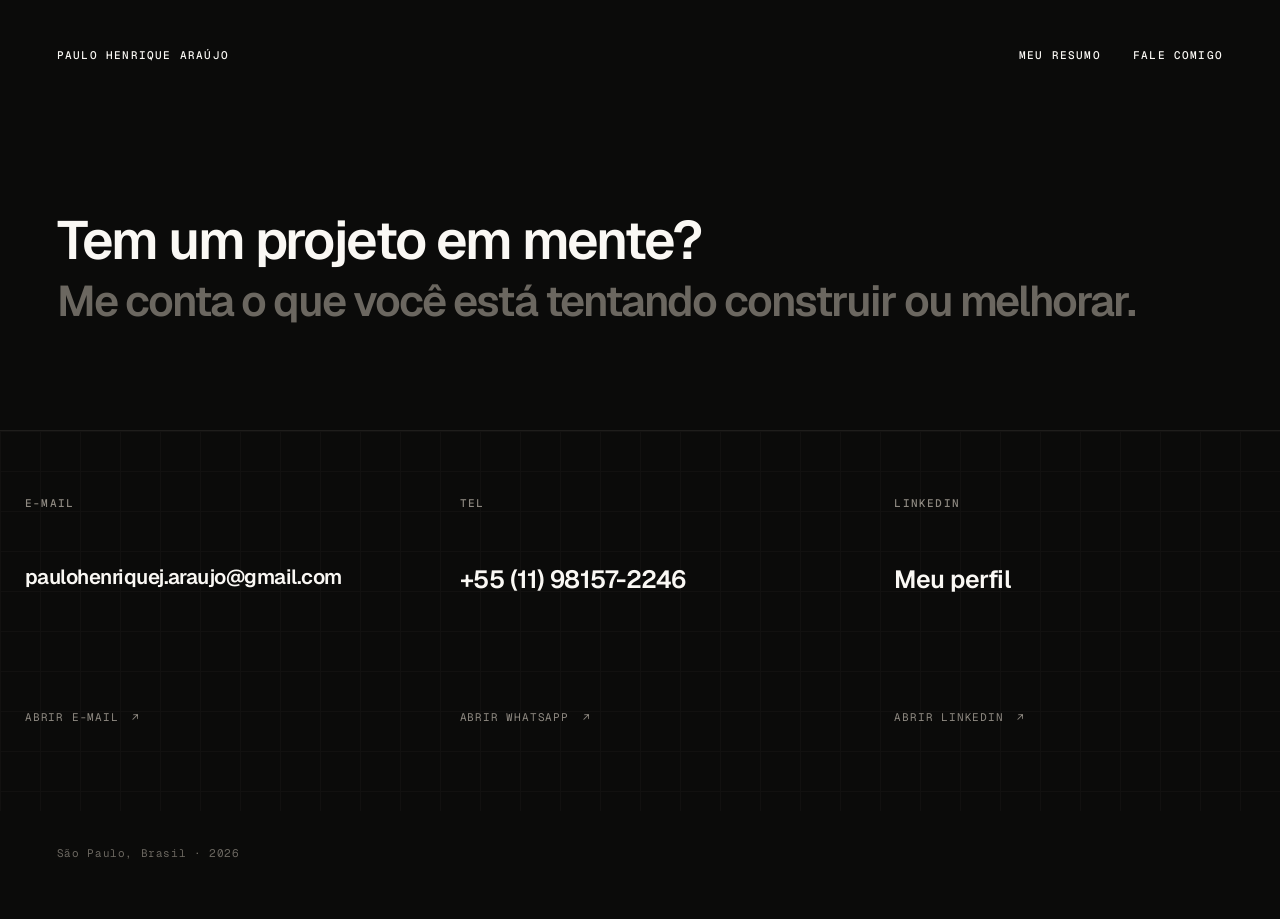
<file: fale-comigo.html>
<!doctype html>
<html lang="pt-BR">
<head>
<meta charset="utf-8">
<meta name="viewport" content="width=device-width, initial-scale=1">
<meta name="color-scheme" content="dark">
<meta name="description" content="Tem um projeto em mente? Fale com Paulo Henrique Araújo por e-mail, WhatsApp ou LinkedIn.">
<meta name="author" content="Paulo Henrique Araújo">

<meta property="og:type" content="website">
<meta property="og:locale" content="pt_BR">
<meta property="og:title" content="Fale comigo — Paulo Henrique Araújo">
<meta property="og:description" content="Tem um projeto em mente? Fale com Paulo Henrique Araújo por e-mail, WhatsApp ou LinkedIn.">
<meta property="og:image" content="https://paulohenriquearaujo.com/assets/images/retrato-paulo.jpg">
<meta property="og:image:width" content="1280">
<meta property="og:image:height" content="719">
<meta property="og:image:alt" content="Retrato de Paulo Henrique Araújo">
<meta name="twitter:card" content="summary_large_image">
<meta name="twitter:image" content="https://paulohenriquearaujo.com/assets/images/retrato-paulo.jpg">
<meta name="theme-color" content="#0B0B0A">

<title>Fale comigo — Paulo Henrique Araújo</title>
<link rel="icon" type="image/png" href="assets/images/favicon.png?v=2">
<link rel="preload" href="assets/fonts/geist-variable.ttf" as="font" type="font/ttf" crossorigin>
<link rel="preload" href="assets/fonts/geist-mono-variable.ttf" as="font" type="font/ttf" crossorigin>
<link rel="stylesheet" href="assets/css/fale-comigo.css">
<link rel="stylesheet" href="assets/css/interactions.css">
<script src="assets/js/cursor.js" defer></script>
</head>
<body data-surface="dark" data-cursor-guides>
  <a class="fc-skip" href="#conteudo">Ir para o conteúdo</a>
  <div class="fc-page">
    <header class="fc-header">
      <a class="fc-assinatura" href="index.html">Paulo Henrique Araújo</a>
      <nav class="fc-nav" aria-label="Navegação principal">
        <a href="https://drive.google.com/file/d/1IDmOCyvFimGzlWM-LHk54c8WAuruA6YC/view" target="_blank" rel="noopener noreferrer">Meu resumo</a>
        <a href="fale-comigo.html" aria-current="page">Fale comigo</a>
      </nav>
    </header>

    <main id="conteudo" tabindex="-1">
      <section class="fc-hero" aria-labelledby="fc-titulo">
        <h1 id="fc-titulo">Tem um projeto em mente?<span>Me conta o que você está tentando construir ou melhorar.</span></h1>
      </section>

      <section class="fc-canais" aria-label="Canais de contato">
        <ul class="fc-cartoes">
          <li>
            <a class="fc-cartao fc-cartao--email" href="mailto:paulohenriquej.araujo@gmail.com">
              <span class="fc-rotulo">E-mail</span>
              <span class="fc-canal">paulohenriquej.araujo@gmail.com</span>
              <span class="fc-acao">Abrir e-mail <span class="seta" aria-hidden="true">↗</span></span>
            </a>
          </li>
          <li>
            <a class="fc-cartao" href="https://wa.me/5511981572246" target="_blank" rel="noopener noreferrer">
              <span class="fc-rotulo">Tel</span>
              <span class="fc-canal">+55 (11) 98157-2246</span>
              <span class="fc-acao">Abrir WhatsApp <span class="seta" aria-hidden="true">↗</span></span>
            </a>
          </li>
          <li>
            <a class="fc-cartao" href="https://www.linkedin.com/in/paulojuara/" target="_blank" rel="noopener noreferrer">
              <span class="fc-rotulo">LinkedIn</span>
              <span class="fc-canal">Meu perfil</span>
              <span class="fc-acao">Abrir LinkedIn <span class="seta" aria-hidden="true">↗</span></span>
            </a>
          </li>
        </ul>
      </section>
    </main>

    <footer class="fc-rodape">
      <p>São Paulo, Brasil · 2026</p>
    </footer>
  </div>
</body>
</html>
</file>
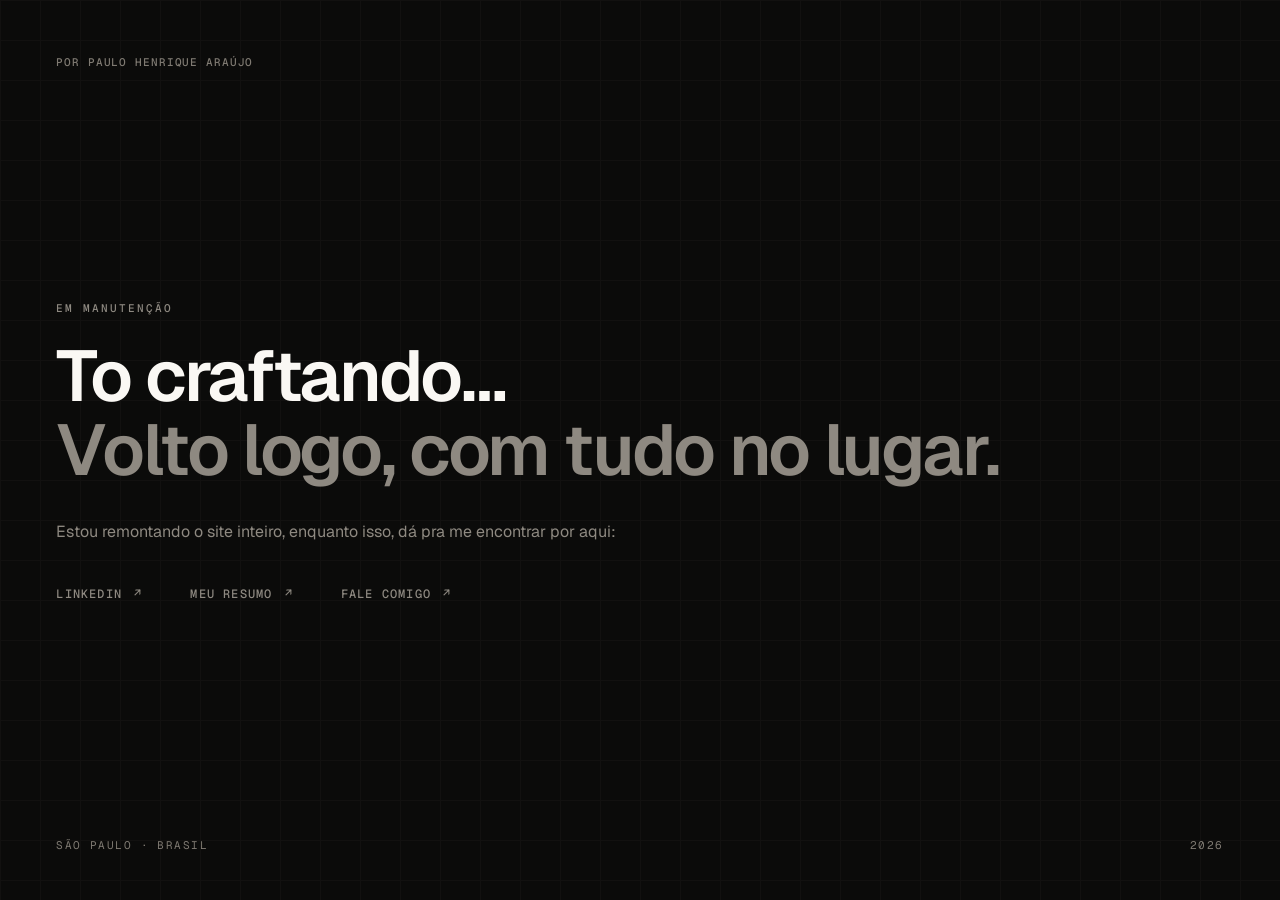
<file: manutencao.html>
<!doctype html>
<html lang="pt-BR">
<head>
<meta charset="utf-8">
<meta name="viewport" content="width=device-width, initial-scale=1">

<title>Paulo Henrique Araújo — em manutenção</title>
<link rel="icon" type="image/png" href="assets/images/favicon.png?v=2">
<meta name="description" content="Product designer em São Paulo. O site está sendo remontado. Enquanto isso, os contatos estão aqui.">

<!-- Enquanto for página de manutenção, isto fica. Remover no lançamento. -->
<meta name="robots" content="noindex, nofollow">

<meta property="og:type" content="website">
<meta property="og:title" content="Paulo Henrique Araújo — em manutenção">
<meta property="og:description" content="Product designer em São Paulo. O site está sendo remontado.">
<meta property="og:image" content="https://paulohenriquearaujo.com/assets/images/retrato-paulo.jpg">
<meta property="og:image:width" content="1280">
<meta property="og:image:height" content="719">
<meta property="og:image:alt" content="Retrato de Paulo Henrique Araújo">
<meta name="twitter:card" content="summary_large_image">
<meta name="twitter:image" content="https://paulohenriquearaujo.com/assets/images/retrato-paulo.jpg">
<meta property="og:locale" content="pt_BR">
<meta name="theme-color" content="#0B0B0A">

<!-- Passo de publicação: trocar por fontes auto-hospedadas em /fonts (ver notas no fim do arquivo). -->
<link rel="preconnect" href="https://fonts.googleapis.com">
<link rel="preconnect" href="https://fonts.gstatic.com" crossorigin>
<link href="https://fonts.googleapis.com/css2?family=Geist:wght@400;600&family=Geist+Mono:wght@400;500&display=swap" rel="stylesheet">

<link rel="stylesheet" href="assets/css/manutencao.css">
<link rel="stylesheet" href="assets/css/interactions.css">
<script src="assets/js/cursor.js" defer></script>
</head>

<body data-surface="dark" data-cursor-guides>
  <div class="mesh" aria-hidden="true"></div>

  <div class="page">

    <header>
      <span class="assinatura">POR PAULO HENRIQUE ARAÚJO</span>
    </header>

    <main class="bloco">
      <p class="eyebrow anima">EM MANUTENÇÃO</p>

      <h1 class="declaracao anima">
        To craftando…
        <span class="continua">Volto logo, com tudo no lugar.</span>
      </h1>

      <p class="corpo anima">
        Estou remontando o site inteiro, enquanto isso, dá pra me encontrar por aqui:
      </p>

      <nav class="saidas anima" aria-label="Contatos">
        <a href="https://www.linkedin.com/in/paulojuara/" target="_blank" rel="noopener">
          LINKEDIN <span class="seta" aria-hidden="true">↗</span>
        </a>
        <a href="https://drive.google.com/file/d/1IDmOCyvFimGzlWM-LHk54c8WAuruA6YC/view" target="_blank" rel="noopener">
          MEU RESUMO <span class="seta" aria-hidden="true">↗</span>
        </a>
        <a href="fale-comigo.html">
          FALE COMIGO <span class="seta" aria-hidden="true">↗</span>
        </a>
      </nav>
    </main>

    <footer class="rodape">
      <span>SÃO PAULO · BRASIL</span>
      <span>2026</span>
    </footer>

  </div>

</body>
</html>

<!--
  ANTES DE PUBLICAR
  1. Conferir se o resumo no Drive está como "qualquer pessoa com o link".
  2. Criar contato@paulohenriquearaujo.com antes do link de e-mail ir ao ar.
  3. Auto-hospedar as fontes: baixar Geist e Geist Mono (Google Fonts ou
     github.com/vercel/geist-font), colocar os .woff2 em /fonts, trocar o
     <link> por @font-face com font-display: swap. Tira a dependência
     externa e melhora o primeiro carregamento.
  4. Manter o noindex enquanto for página de manutenção.
-->
</file>
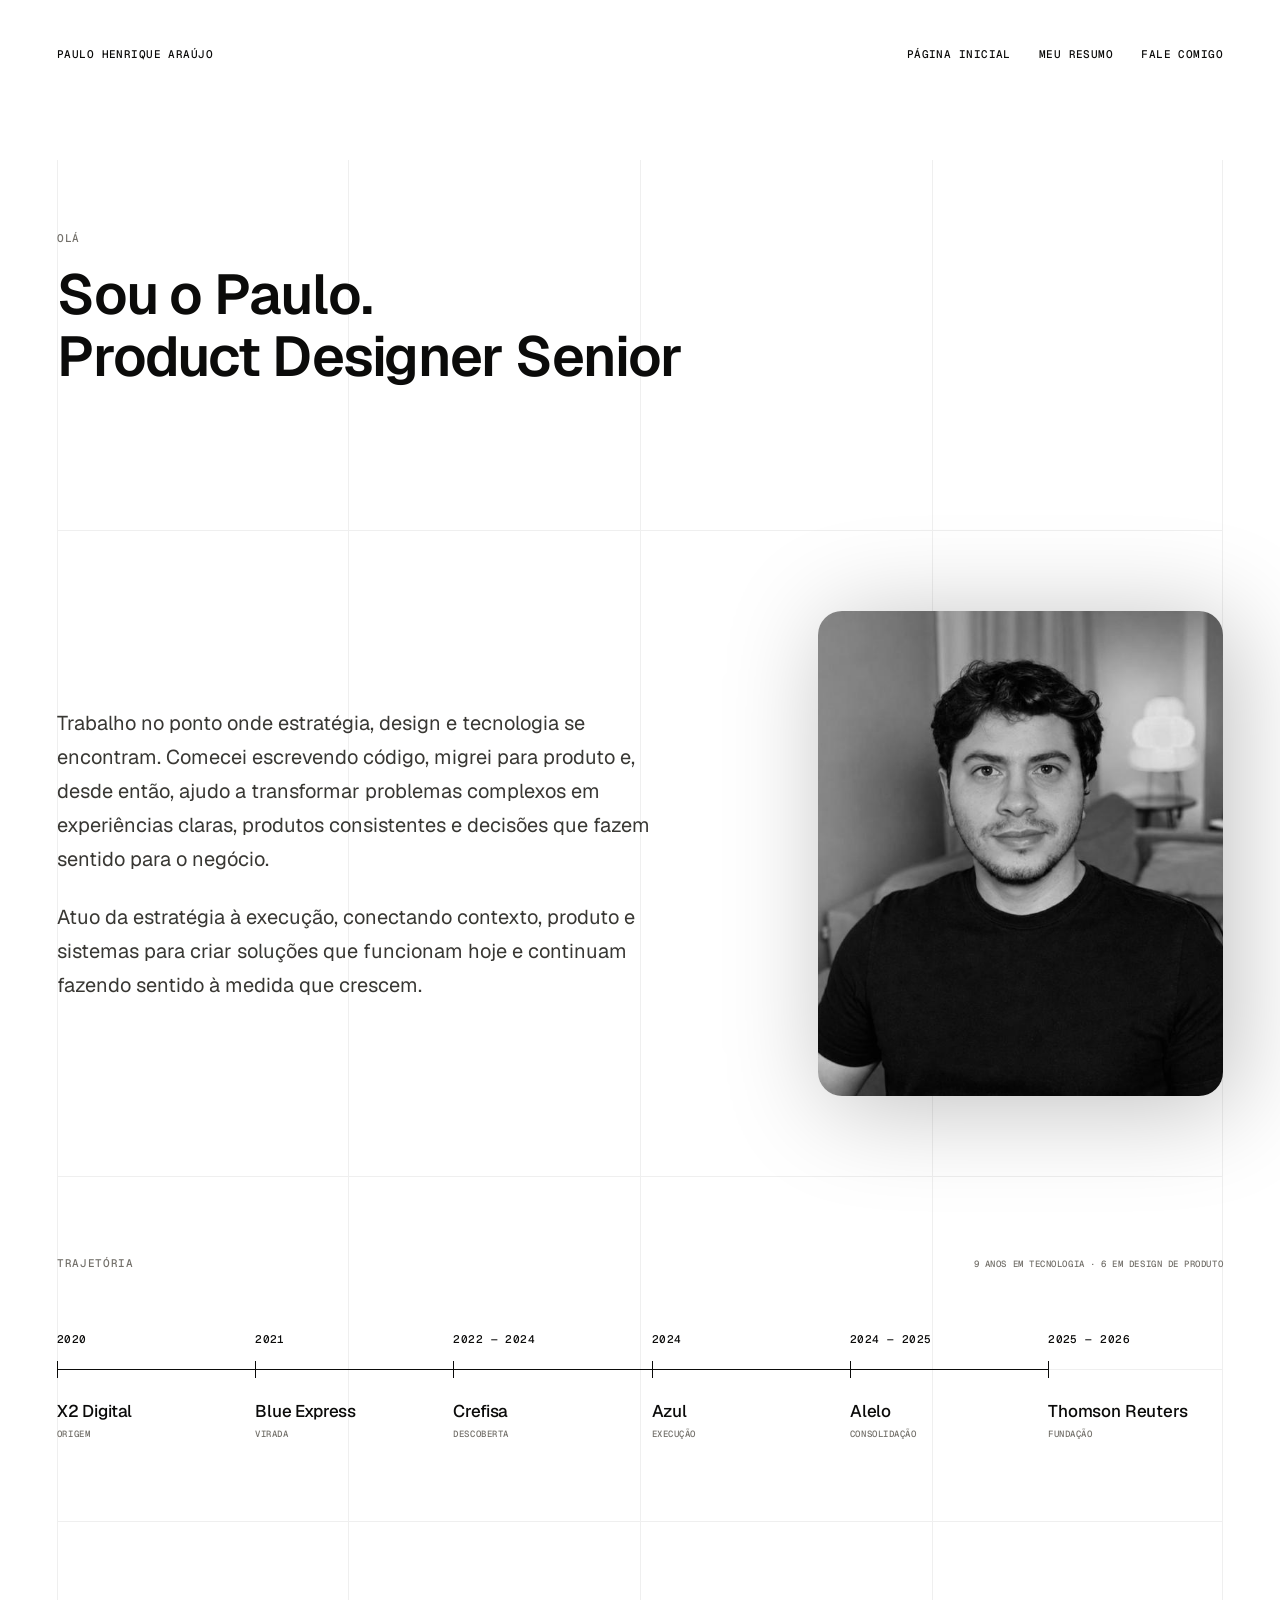
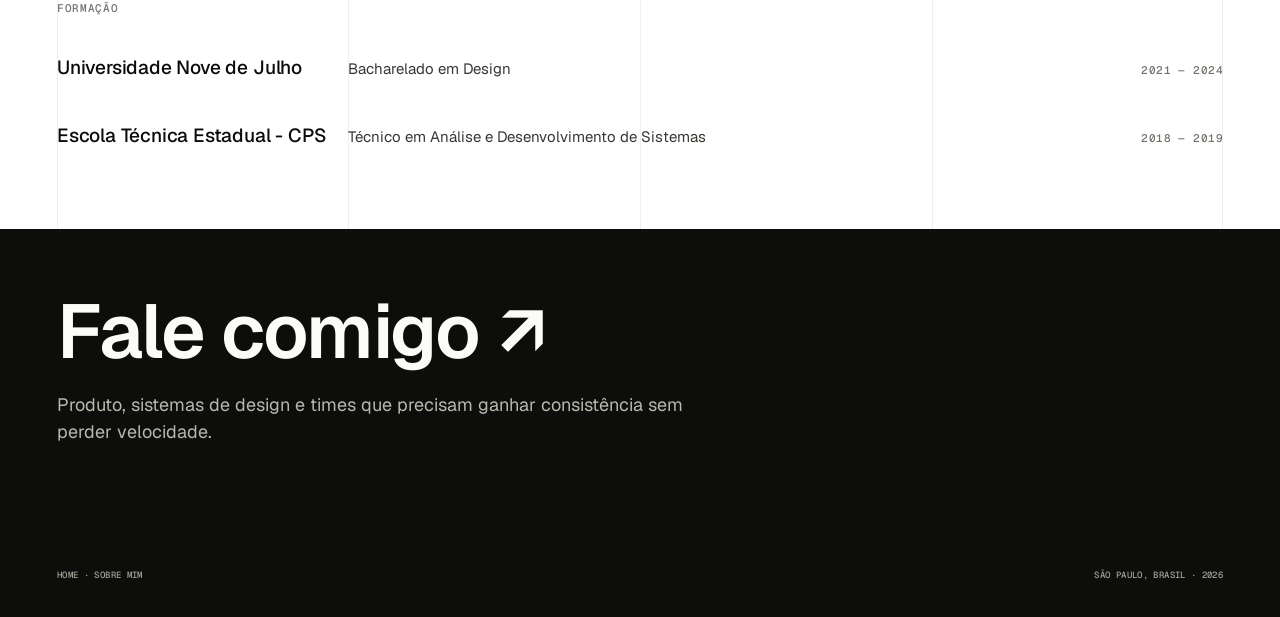
<file: sobre-mim.html>
<!doctype html>
<html lang="pt-BR">
  <head>
    <meta charset="utf-8">
    <meta name="viewport" content="width=device-width, initial-scale=1">
    <meta name="color-scheme" content="light">
    <meta name="description" content="Paulo Henrique Araújo, Product Designer Senior e Especialista em Design Systems. Trajetória, formação e contato.">
    <meta property="og:type" content="profile">
    <meta property="og:locale" content="pt_BR">
    <meta property="og:title" content="Sobre mim — Paulo Henrique Araújo">
    <meta property="og:description" content="Paulo Henrique Araújo, Product Designer Senior e Especialista em Design Systems. Trajetória, formação e contato.">
    <meta property="og:image" content="https://paulohenriquearaujo.com/assets/images/retrato-paulo.jpg">
    <meta property="og:image:width" content="1280">
    <meta property="og:image:height" content="719">
    <meta property="og:image:alt" content="Retrato de Paulo Henrique Araújo">
    <meta name="twitter:card" content="summary_large_image">
    <meta name="twitter:image" content="https://paulohenriquearaujo.com/assets/images/retrato-paulo.jpg">
    <title>Sobre mim — Paulo Henrique Araújo</title>
    <link rel="icon" type="image/png" href="assets/images/favicon.png?v=2">
    <link rel="preload" href="assets/fonts/geist-variable.ttf" as="font" type="font/ttf" crossorigin>
    <link rel="preload" href="assets/fonts/geist-mono-variable.ttf" as="font" type="font/ttf" crossorigin>
    <link rel="stylesheet" href="assets/css/styles.css">
    <link rel="stylesheet" href="assets/css/interactions.css">
    <link rel="stylesheet" href="assets/css/page-transition.css?v=4">
    <script src="assets/js/page-transition.js?v=4"></script>
  </head>
  <body>
    <a class="skip-link" href="#conteudo">Ir para o conteúdo</a>
    <div class="page">
      <header class="header">
        <a class="signature mono" href="index.html">Paulo Henrique Araújo</a>
        <nav class="navigation mono" aria-label="Navegação principal">
          <a href="index.html">Página inicial</a>
          <a href="https://drive.google.com/file/d/1IDmOCyvFimGzlWM-LHk54c8WAuruA6YC/view" target="_blank" rel="noopener noreferrer">Meu resumo</a>
          <a href="fale-comigo.html">Fale comigo</a>
        </nav>
      </header>

      <main id="conteudo" class="content" tabindex="-1">
        <div class="grid-lines" aria-hidden="true"><i></i><i></i><i></i><i></i><i></i></div>
        <section class="hero" aria-labelledby="titulo">
          <p class="eyebrow">Olá</p>
          <h1 id="titulo">Sou o Paulo.<br>Product Designer Senior</h1>
        </section>

        <section class="introduction section" aria-label="Em uma frase">
          <div class="introduction-copy">
            <p>Trabalho no ponto onde estratégia, design e tecnologia se encontram. Comecei escrevendo código, migrei para produto e, desde então, ajudo a transformar problemas complexos em experiências claras, produtos consistentes e decisões que fazem sentido para o negócio.</p>
            <p>Atuo da estratégia à execução, conectando contexto, produto e sistemas para criar soluções que funcionam hoje e continuam fazendo sentido à medida que crescem.</p>
          </div>
          <figure class="portrait">
            <img src="assets/images/retrato-paulo.jpg" width="1280" height="719" alt="Retrato de Paulo Henrique Araújo em preto e branco" fetchpriority="high" decoding="async">
          </figure>
        </section>

        <section class="career section" aria-labelledby="trajetoria">
          <div class="section-heading">
            <h2 class="eyebrow" id="trajetoria">Trajetória</h2>
            <p class="career-summary mono">9 anos em tecnologia · 6 em design de produto</p>
          </div>
          <ol class="timeline" aria-label="Trajetória profissional em ordem cronológica">
            <li><p class="period mono">2020</p><h3>X2 Digital</h3><p class="stage mono">Origem</p></li>
            <li><p class="period mono">2021</p><h3>Blue Express</h3><p class="stage mono">Virada</p></li>
            <li><p class="period mono">2022 — 2024</p><h3>Crefisa</h3><p class="stage mono">Descoberta</p></li>
            <li><p class="period mono">2024</p><h3>Azul</h3><p class="stage mono">Execução</p></li>
            <li><p class="period mono">2024 — 2025</p><h3>Alelo</h3><p class="stage mono">Consolidação</p></li>
            <li><p class="period mono">2025 — 2026</p><h3>Thomson Reuters</h3><p class="stage mono">Fundação</p></li>
          </ol>
        </section>

        <section class="education section" aria-labelledby="formacao">
          <h2 class="eyebrow" id="formacao">Formação</h2>
          <ul class="education-list">
            <li><h3>Universidade Nove de Julho</h3><p>Bacharelado em Design</p><span class="mono">2021 — 2024</span></li>
            <li><h3>Escola Técnica Estadual - CPS</h3><p>Técnico em Análise e Desenvolvimento de Sistemas</p><span class="mono">2018 — 2019</span></li>
          </ul>
        </section>
      </main>
    </div>

    <footer class="contato" id="contato" aria-labelledby="contato-titulo">
      <div class="page contato-corpo">
        <div class="contato-topo">
          <h2 class="contato-titulo" id="contato-titulo"><a href="fale-comigo.html">Fale comigo <span aria-hidden="true">↗</span></a></h2>
          <p class="contato-texto">Produto, sistemas de design e times que precisam ganhar consistência sem perder velocidade.</p>
        </div>
        <hr class="contato-regua">
        <div class="contato-rodape mono">
          <p><a href="index.html">Home</a><span aria-hidden="true"> · </span><a href="sobre-mim.html">Sobre mim</a></p>
          <p class="location">São Paulo, Brasil · 2026</p>
        </div>
      </div>
    </footer>
  </body>
</html>
</file>
<file: assets/css/tokens.css>
/* ============================================================
   tokens.css — variáveis de design do site
   Extraídas do arquivo do Figma (TvLJ3bRAY0jKiQPjm8BL2R).
   Toda página do site carrega este arquivo primeiro.
   Nenhum valor de cor, tipo ou espaço deve ser escrito
   direto nas páginas: se não existe aqui, cria aqui.
   ============================================================ */

:root{
  /* ── cor ─────────────────────────────────────────────────── */
  --papel:#FAF8F4;      /* superfície da página */
  --tinta:#0B0B0A;      /* texto principal, réguas fortes */
  --corpo:#383734;      /* texto corrido */
  --apagado:#6E6B64;    /* rótulos, notas, metadados */
  --regua:#D9D7D2;      /* divisórias e fios secundários */
  --coluna:#EEEDE9;     /* fios de coluna do fundo, placeholders */
  --redline:#D5300F;    /* acento de anotação — uso escasso */
  --home-muted:#6B6760;
  --home-label:#8E8981;
  --home-grid:#121110;
  --home-rule:#1F1E1C;
  --home-card-hover:rgb(32 32 32 / .5);
  --home-card-border:#3D3B37;

  /* portfólio — Figma 274:1700. Página clara com duas superfícies
     escuras: o case sob hover e a faixa de contato. */
  --pf-fundo:#FFFFFF;       /* fundo da página */
  --pf-titulo:#0B0B0A;      /* títulos, nomes e setas */
  --pf-corpo:#40403B;       /* texto corrido */
  --pf-rotulo:#6F6B62;      /* rótulos mono */
  --pf-fio:#E9E6E6;         /* réguas e divisores */
  --pf-chip:#D5D5CC;        /* contorno dos chips */

  --pf-elevado:#0B0B0A;     /* superfície do case sob hover — igual ao case Thomson Reuters */
  --pf-escuro:#0B0B0A;      /* faixa de contato e rodapé */
  --pf-titulo-inv:#FFFFFF;  /* títulos sobre superfície escura */
  --pf-corpo-inv:#B8B8AD;   /* texto corrido sobre superfície escura */
  --pf-rotulo-inv:#99998F;  /* rótulos sobre superfície escura */

  /* ── tipo ────────────────────────────────────────────────── */
  --display:"Geist",-apple-system,BlinkMacSystemFont,"Segoe UI",Roboto,sans-serif;
  --mono:"Geist Mono",ui-monospace,SFMono-Regular,Menlo,monospace;

  /* escala fluida: exata em 1440, encolhe proporcionalmente */
  --t-hero:clamp(1.875rem,4.05vw,3.5rem);
  --t-chamada:clamp(1.75rem,3.2vw,2.75rem);
  --t-declaracao:clamp(1.0625rem,1.45vw,1.25rem);
  --t-titulo:clamp(1.0625rem,1.35vw,1.1875rem);
  --t-item:clamp(.9375rem,1.2vw,1.0625rem);
  --t-apoio:clamp(.875rem,1.05vw,.9375rem);
  --t-rotulo:.6875rem;
  --t-nota:.5625rem;

  /* ── grade e ritmo ───────────────────────────────────────── */
  --margem:max(1.5rem,4.45vw);                   /* 64 em 1440, sem teto */
  --largura:1312px;                              /* largura de referência do desenho, não é limite */
  --respiro-secao:clamp(2.75rem,5.55vw,5rem);    /* 80px em 1440 */
  --gap-rotulo:clamp(1.75rem,2.9vw,2.375rem);    /* 38px em 1440 */
}
</file>
<file: assets/css/base.css>
/* ============================================================
   base.css — o que toda página do site compartilha:
   reset, a folha e seus fios de coluna, o vocabulário de
   rótulos e réguas, o topo e o rodapé.
   Depende de tokens.css, que deve vir antes.
   ============================================================ */

*{box-sizing:border-box;margin:0;padding:0}
html{-webkit-text-size-adjust:100%;scroll-behavior:smooth}
@media (prefers-reduced-motion:reduce){html{scroll-behavior:auto}}

body{
  background:var(--papel);
  color:var(--tinta);
  font-family:var(--display);
  font-size:1rem;
  line-height:1.5;
  font-synthesis-weight:none;
  -webkit-font-smoothing:antialiased;
  text-rendering:optimizeLegibility;
}

img,svg{display:block;max-width:100%}

a{color:inherit;text-decoration:none}
a:focus-visible{outline:2px solid var(--redline);outline-offset:4px;border-radius:1px}

/* ── a folha: conteúdo sobre os fios de coluna ─────────────── */
/* O conteúdo ocupa a tela inteira: sem teto de largura, com a
   margem proporcional. As medidas de leitura são resolvidas nos
   próprios blocos de texto, não pelo container. */
.folha{
  position:relative;
  width:100%;
  padding-inline:var(--margem);
}
.colunas{
  position:absolute;
  inset:0;
  display:grid;
  grid-template-columns:repeat(4,1fr);
  margin-inline:var(--margem);
  pointer-events:none;
}
.colunas i{border-left:1px solid var(--coluna)}
.colunas i:last-child{border-right:1px solid var(--coluna)}
.folha > :not(.colunas){position:relative}

/* ── vocabulário ───────────────────────────────────────────── */
.rotulo,.nota,.mono{
  font-family:var(--mono);
  font-weight:500;
  text-transform:uppercase;
  letter-spacing:.06em;
}
.rotulo{font-size:var(--t-rotulo);color:var(--apagado);display:block}
.nota{font-size:var(--t-nota);color:var(--apagado)}
.mono{font-size:var(--t-rotulo);letter-spacing:.04em}

.divisor{
  border:0;
  border-top:1px solid var(--regua);
  margin-block:var(--respiro-secao);
}

.cabecalho{
  display:flex;
  flex-wrap:wrap;
  gap:.5rem 2rem;
  justify-content:space-between;
  align-items:baseline;
  margin-bottom:var(--gap-rotulo);
}

/* ── topo ──────────────────────────────────────────────────── */
.topo{
  display:flex;
  flex-wrap:wrap;
  gap:.75rem 2rem;
  justify-content:space-between;
  align-items:baseline;
  padding-top:3rem;
}
.topo .assinatura,
.utilitarios a{
  font-family:var(--mono);
  font-size:var(--t-rotulo);
  font-weight:500;
  letter-spacing:.04em;
  text-transform:uppercase;
}
.utilitarios{display:flex;flex-wrap:wrap;gap:.75rem 2rem}
.utilitarios a{
  padding-bottom:2px;
  box-shadow:inset 0 -1px 0 transparent;
  transition:box-shadow .18s ease;
}
.utilitarios a:hover{box-shadow:inset 0 -1px 0 var(--tinta)}
.utilitarios a[aria-current]{color:var(--apagado)}

/* ── abertura compartilhada por início, projetos e modo ────── */
.abertura{padding-top:clamp(4.5rem,11vw,11.5rem)}
.abertura .rotulo{margin-bottom:1.5rem}
.abertura h1{
  font-size:var(--t-hero);
  font-weight:600;
  line-height:1.105;
  letter-spacing:-.022em;
  max-width:38ch;
  text-wrap:pretty;
}
.abertura h1 b{font-weight:inherit;display:block}

/* ── chamada de contato ────────────────────────────────────── */
.chamada{
  display:inline-flex;
  align-items:baseline;
  gap:.375em;
  font-size:var(--t-chamada);
  font-weight:600;
  letter-spacing:-.022em;
  line-height:1.2;
  box-shadow:inset 0 -1px 0 var(--tinta);
  padding-bottom:.1em;
}
.chamada .seta{color:var(--redline);transition:transform .22s cubic-bezier(.22,.61,.36,1)}
.chamada:hover .seta{transform:translate(.18em,-.18em)}

/* ── rodapé ────────────────────────────────────────────────── */
.rodape{
  border-top:1px solid var(--regua);
  margin-top:clamp(4rem,10.5vw,9.5rem);
  padding-block:1.75rem 5rem;
  display:grid;
  grid-template-columns:repeat(3,1fr);
  gap:.75rem 2rem;
}
.rodape > :last-child{text-align:right}
.rodape a{box-shadow:inset 0 -1px 0 transparent;transition:box-shadow .18s ease}
.rodape a:hover{box-shadow:inset 0 -1px 0 var(--apagado)}

/* ── entrada, só na primeira dobra ─────────────────────────── */
@media (prefers-reduced-motion:no-preference){
  .entra{opacity:0;transform:translateY(10px);animation:sobe .8s cubic-bezier(.22,.61,.36,1) forwards}
  .entra:nth-of-type(2){animation-delay:.08s}
  @keyframes sobe{to{opacity:1;transform:none}}
}

@media (max-width:880px){
  .colunas{display:none}
  .rodape{grid-template-columns:1fr;gap:.625rem}
  .rodape > :last-child{text-align:left}
}
</file>
<file: assets/css/home.css>
/* Home · Figma 250:19728. The outlined card is an interaction state. */
.home-page {
  --home-gutter: max(1.5rem, 4.444444vw);
  --home-card-gutter: max(1.5rem, 5.625vw);
  --home-art-unit: clamp(.75rem, min(1.111111vw, 1.777778svh), 2.5rem);
  --home-meta-size: max(.6875rem, calc(var(--home-art-unit) * .6875));
  min-height: 100svh;
  display: flex;
  flex-direction: column;
  background: var(--tinta);
  color: var(--papel);
}

.home-header,
.home-hero,
.home-footer p {
  width: 100%;
  padding-inline: var(--home-gutter);
}

.home-header { padding-top: max(1.5rem, 5.333333svh); font-size: var(--home-meta-size); line-height: 1.272727; }
.home-header .assinatura,
.home-header .utilitarios a { font-size: var(--home-meta-size); letter-spacing: .109091em; }
.home-header .utilitarios { gap: .75rem max(1.25rem, 1.944444vw); }
.home-header .utilitarios a {
  padding-block: .9375rem;
  margin-block: -.9375rem;
  box-shadow: none;
  text-underline-offset: .375rem;
}
.home-header .utilitarios a:last-child { font-weight: 400; }
.home-header .utilitarios a:hover { text-decoration: underline; }
.home-page a:focus-visible { outline-color: var(--papel); border-radius: 0; }

.home-main { flex: 1; display: flex; flex-direction: column; }
.home-hero {
  min-height: 40.888889svh;
  display: flex;
  flex-direction: column;
  justify-content: center;
  padding-block: 5.555556svh 0;
}
.home-eyebrow {
  margin-bottom: 2.666667svh;
  font-family: var(--mono);
  font-size: var(--home-meta-size);
  font-weight: 500;
  line-height: 1.272727;
  letter-spacing: .127273em;
  text-transform: uppercase;
  color: var(--home-label);
}
.home-hero h1 {
  font-size: clamp(2rem, min(4.166667vw, 10svh), 10rem);
  font-weight: 600;
  line-height: 1.033333;
  letter-spacing: -.0366667em;
}
.home-hero h1 span { display: block; margin-top: .125rem; color: var(--home-muted); }

.home-grid {
  background-image:
    linear-gradient(to right, var(--home-grid) 1px, transparent 1px),
    linear-gradient(to bottom, var(--home-grid) 1px, transparent 1px);
  background-size: max(1.5rem, 2.777778vw) max(1.5rem, 2.777778vw);
}
.home-grid {
  flex: 1;
  display: flex;
  flex-direction: column;
  border-top: 1px solid var(--home-rule);
  padding-top: 4.444444svh;
}
.home-cards {
  width: calc(100% - var(--home-card-gutter) * 2);
  margin-inline: auto;
  display: grid;
  grid-template-columns: repeat(2, minmax(0, 1fr));
  gap: 3.055556vw;
}
.home-card {
  position: relative;
  display: grid;
  align-items: center;
  min-width: 0;
  height: 31.333333svh;
  min-height: calc(var(--home-art-unit) * 17.625);
  border: 1px solid transparent;
  background: transparent;
  transition: background-color 180ms ease, border-color 180ms ease;
}
.home-card:focus-visible {
  background: var(--home-card-hover);
  border-color: var(--home-card-border);
}
@media (hover: hover) and (pointer: fine) {
  .home-card:hover {
    background: var(--home-card-hover);
    border-color: var(--home-card-border);
  }
}
/* O rótulo do card é o elemento que atravessa a transição: mesma
   métrica do rótulo mono do destino (10/14, entreletra 0), para a
   viagem ser translação pura, sem escala. */
.home-card-rotulo {
  position: absolute;
  left: 0;
  bottom: 0;
  font-family: var(--mono);
  font-weight: 500;
  font-size: 10px;
  line-height: 14px;
  letter-spacing: 0;
  text-transform: uppercase;
  color: var(--home-label);
  transition: color 180ms ease;
}
@media (hover: hover) and (pointer: fine) {
  .home-card:hover .home-card-rotulo { color: var(--papel); }
}
.home-card:focus-visible .home-card-rotulo { color: var(--papel); }

.home-card-art {
  display: block;
  position: relative;
  height: 12.5em;
  font-size: var(--home-art-unit);
  pointer-events: none;
}
.home-card-object {
  position: absolute;
  left: 50%;
  top: -1em;
  width: 11.25em;
  height: 11.25em;
  max-width: none;
  object-fit: cover;
  transform: translateX(-50%);
}
.home-card-lettering {
  position: absolute;
  left: 50%;
  top: 2.0625em;
  width: 17.044875em;
  height: 14.34725em;
  display: grid;
  place-items: center;
  transform: translateX(-50%);
}
.home-card-lettering img {
  width: 14.8125em;
  height: 11.125em;
  max-width: none;
  transform: rotate(13.85deg);
}
.home-card--portfolio .home-card-object { top: .625em; }
.home-card--portfolio .home-card-lettering {
  left: calc(50% + .9125em);
  top: 3.5em;
  width: 15.2941875em;
  height: 12.6640625em;
}
.home-card--portfolio .home-card-lettering img {
  width: 13.52625em;
  height: 10.1446875em;
  transform: rotate(11.63deg);
}

.home-footer {
  margin-top: auto;
  padding-block: 1.5rem max(1.5rem, 5.333333svh);
  font-family: var(--mono);
  font-size: var(--home-meta-size);
  line-height: 1.272727;
  letter-spacing: .054545em;
  color: var(--home-muted);
}
.home-skip {
  position: fixed;
  top: .75rem;
  left: .75rem;
  z-index: 6;
  padding: .5rem 1rem;
  background: var(--papel);
  color: var(--tinta);
  transform: translateY(-200%);
}
.home-skip:focus { transform: none; }

@media (max-width: 760px) {
  .home-page { --home-art-unit: 1rem; }
  .home-header { padding-top: 2rem; gap: 1.75rem; }
  .home-header .utilitarios { gap: 1rem 1.25rem; }
  .home-hero { min-height: 0; padding-block: 5rem 3.5rem; }
  .home-eyebrow { max-width: 40ch; line-height: 1.7; margin-bottom: 1.5rem; }
  .home-hero h1 { font-size: clamp(2rem, 6vw, 2.875rem); line-height: 1.1; }
  .home-hero h1 span { margin-top: .5rem; }
  .home-cards { grid-template-columns: 1fr; gap: 1.5rem; }
  .home-card { height: 17.625rem; }
  .home-grid { padding-top: 1.5rem; }
  .home-footer { padding-block: 3rem 2rem; }
}

@media (prefers-reduced-motion: reduce) {
  .home-card { transition: none; }
}
</file>
<file: assets/css/interactions.css>
/* Shared selection and pointer guides for the portfolio. */
:root {
  --selection-background: #0b0b0a;
  --selection-color: #faf8f4;
}

.dark,
[data-surface="dark"] {
  --selection-background: #faf8f4;
  --selection-color: #0b0b0a;
}

::selection {
  background: var(--selection-background);
  color: var(--selection-color);
  text-shadow: none;
}

::-moz-selection {
  background: var(--selection-background);
  color: var(--selection-color);
  text-shadow: none;
}

.mira {
  position: fixed;
  inset: 0;
  z-index: 5;
  pointer-events: none;
  user-select: none;
  mix-blend-mode: difference;
  opacity: 0;
  transition: opacity 240ms ease;
}

.mira[data-ativa="true"] { opacity: 1; }

.mira i {
  position: absolute;
  display: block;
  background: #fff;
  opacity: .14;
}

.mira .fio-v { left: 0; top: 0; bottom: 0; width: 1px; }
.mira .fio-h { top: 0; left: 0; right: 0; height: 1px; }

.mira .leitura {
  position: absolute;
  top: 0;
  left: 0;
  font-family: "Geist Mono", ui-monospace, monospace;
  font-size: 10px;
  line-height: 12px;
  letter-spacing: .12em;
  color: #fff;
  opacity: .45;
  white-space: nowrap;
}

@media (pointer: coarse), (hover: none), print {
  .mira { display: none; }
}

@media (prefers-reduced-motion: reduce) {
  .mira { transition: none; }
}
</file>
<file: assets/css/page-transition.css>
/* ============================================================
   O rótulo atravessa.
   A home é escura, os destinos são claros. A superfície vira —
   uma aresta branca cresce dos limites do card — e a única coisa
   que sobrevive à virada é o rótulo mono do card, que continua
   na mesma coordenada da tela na página seguinte e viaja dali
   até o lugar do rótulo do hero, entregando o posto.

   A viagem é translação pura: os dois rótulos são Geist Mono
   Medium 10/14 com entreletra 0, então nada escala.

   Sem imagem nenhuma — por isso sempre executa.
   ============================================================ */

/* ── saída: a virada ───────────────────────────────────────── */
.page-departure {
  position: fixed;
  inset: 0;
  z-index: 100;
  overflow: hidden;
  isolation: isolate;
  cursor: progress;
}
.page-departure-sheet {
  position: absolute;
  inset: 0;
  background: #fff;
  /* começa exatamente sobre o card e abre até a borda da tela */
  clip-path: inset(
    var(--departure-top) var(--departure-right)
    var(--departure-bottom) var(--departure-left)
  );
  animation: virar-superficie 320ms cubic-bezier(.76, 0, .24, 1) forwards;
}
@keyframes virar-superficie {
  to { clip-path: inset(0px 0px 0px 0px); }
}

/* o rótulo do card clicado sobe para cima da folha e só troca de
   cor enquanto a superfície vira embaixo dele */
.home-card[data-departing] .home-card-rotulo { visibility: hidden; }
.home-page .home-card[data-departing] {
  border-color: transparent;
  background: transparent;
  outline: none;
}
.home-page.is-departing .home-header,
.home-page.is-departing .home-hero,
.home-page.is-departing .home-footer,
.home-page.is-departing .home-card:not([data-departing]) {
  opacity: .16;
  transition: opacity 200ms ease;
}
.home-page.is-departing .mira { opacity: 0; }

/* ── o rótulo viajante ─────────────────────────────────────── */
.page-rotulo {
  position: fixed;
  z-index: 101;
  font-family: var(--mono, "Geist Mono"), ui-monospace, monospace;
  font-weight: 500;
  font-size: 10px;
  line-height: 14px;
  letter-spacing: 0;
  text-transform: uppercase;
  white-space: nowrap;
  pointer-events: none;
}
/* na saída ele fica parado e acompanha a inversão da superfície */
.page-rotulo--saida {
  color: #8e8981;
  animation: virar-rotulo 320ms cubic-bezier(.76, 0, .24, 1) both;
}
@keyframes virar-rotulo {
  to { color: #6f6b62; }
}
/* na chegada ele parte da mesma coordenada e entrega o posto */
.page-rotulo--chegada {
  color: #6f6b62;
  animation: entregar-rotulo 520ms 80ms cubic-bezier(.76, 0, .24, 1) both;
}
@keyframes entregar-rotulo {
  0%, 84% { opacity: 1; }
  0% { transform: translate(0, 0); }
  100% {
    transform: translate(var(--rotulo-dx), var(--rotulo-dy));
    opacity: 0;
  }
}

/* ── chegada ───────────────────────────────────────────────────
   Definido antes da primeira pintura e consumido uma vez, só
   nestes cliques de card. Sem o atributo, nada disso existe e a
   página aparece pronta. */
html[data-page-arrival]::before {
  content: '';
  position: fixed;
  inset: 0;
  z-index: 100;
  background: #fff;
  pointer-events: none;
  animation: sair-cortina 220ms 60ms ease-out both;
}
@keyframes sair-cortina {
  to { opacity: 0; }
}

/* as réguas se desenham — uma barra da cor do papel cobre o fio
   e encolhe para a esquerda, revelando-o */
html[data-page-arrival] .pf-topo,
html[data-page-arrival] .pf-hero,
html[data-page-arrival] .pf-lista,
html[data-page-arrival] .introduction { position: relative; }

html[data-page-arrival] .pf-topo::after,
html[data-page-arrival] .pf-hero::after,
html[data-page-arrival] .pf-lista::after,
html[data-page-arrival] .introduction::after {
  content: '';
  position: absolute;
  left: 0;
  right: 0;
  height: 1px;
  background: #fff;
  transform-origin: right;
  animation: revelar-regua 380ms cubic-bezier(.76, 0, .24, 1) both;
}
html[data-page-arrival] .pf-topo::after { bottom: -1px; animation-delay: 120ms; }
html[data-page-arrival] .pf-hero::after { bottom: -1px; animation-delay: 180ms; }
html[data-page-arrival] .pf-lista::after { top: -1px; animation-delay: 240ms; }
html[data-page-arrival] .introduction::after { top: -1px; animation-delay: 180ms; }

@keyframes revelar-regua {
  from { transform: scaleX(1); }
  to { transform: scaleX(0); }
}

/* o rótulo da página recebe o posto quando o viajante chega */
html[data-page-arrival] .pf-hero .pf-rotulo,
html[data-page-arrival] .hero .eyebrow,
html[data-page-arrival] .abertura .rotulo {
  animation: receber-rotulo 200ms 520ms ease-out both;
}
@keyframes receber-rotulo {
  from { opacity: 0; }
  to { opacity: 1; }
}

/* o título assenta por último */
html[data-page-arrival] .pf-hero h1,
html[data-page-arrival] .hero h1,
html[data-page-arrival] .abertura h1 {
  animation: assentar-titulo 380ms 360ms cubic-bezier(.22, .75, .2, 1) both;
}
@keyframes assentar-titulo {
  from { opacity: 0; transform: translateY(.5rem); }
  to { opacity: 1; transform: none; }
}

@media (prefers-reduced-motion: reduce) {
  .page-departure,
  .page-rotulo,
  html[data-page-arrival]::before { display: none; }
  html[data-page-arrival] .pf-topo::after,
  html[data-page-arrival] .pf-hero::after,
  html[data-page-arrival] .pf-lista::after,
  html[data-page-arrival] .introduction::after { display: none; }
  html[data-page-arrival] .pf-hero .pf-rotulo,
  html[data-page-arrival] .hero .eyebrow,
  html[data-page-arrival] .abertura .rotulo,
  html[data-page-arrival] .pf-hero h1,
  html[data-page-arrival] .hero h1,
  html[data-page-arrival] .abertura h1 { animation: none; }
}
</file>
<file: assets/css/portfolio.css>
/* ============================================================
   portfolio.css — índice editorial de trabalhos selecionados.
   Figma 274:1700 (P · Portfólio — v3 · proposta), 1440 × 2931.

   O conteúdo é fullscreen: a folha não tem teto de largura, a
   margem é proporcional (4,445vw = os 64 do desenho) e todo o
   ritmo — tipo, alturas de linha, respiros — escala junto até
   1920 e depois trava, para o texto corrido não inchar.
   Cada clamp carrega o valor do Figma no comentário.

   A grade das linhas do índice é 400 | 640 | 272 de 1312, com
   as colunas A e B recuadas 40, o que devolve os 360 | 600 do
   desenho e deixa a seta encostada na margem direita.

   Depende de tokens.css e base.css, nessa ordem.
   ============================================================ */

.portfolio-page{
  /* ── tipo: exato em 1440, escala até 1920 ─────────────────── */
  --pf-t-hero:clamp(2.75rem,6.4vw,7.75rem);        /* 92 */
  --pf-t-empresa:clamp(2rem,3.61vw,4.3125rem);     /* 52 */
  --pf-t-secao:clamp(1.5rem,2.36vw,2.8125rem);     /* 34 */
  --pf-t-chamada:clamp(2.25rem,5.28vw,6.3125rem);  /* 76 */
  --pf-t-fora:clamp(1.375rem,1.94vw,2.3125rem);    /* 28 */
  --pf-t-seta:clamp(1.75rem,2.78vw,3.3125rem);     /* 40 */
  /* corrido: escala menos e trava antes — medida de leitura */
  --pf-t-frase:clamp(1.125rem,1.53vw,1.5rem);      /* 22 */
  --pf-t-deck:clamp(1.0625rem,1.46vw,1.4375rem);   /* 21 */

  /* ── ritmo vertical ───────────────────────────────────────── */
  --pf-v22:clamp(1rem,1.53vw,1.8125rem);
  --pf-v26:clamp(1.25rem,1.81vw,2.125rem);
  --pf-v28:clamp(1.25rem,1.94vw,2.3125rem);
  --pf-v32:clamp(1.5rem,2.22vw,2.625rem);
  --pf-v40:clamp(1.75rem,2.78vw,3.3125rem);
  --pf-v45:clamp(2rem,3.13vw,3.75rem);
  --pf-v54:clamp(2rem,3.75vw,4.5rem);
  --pf-v48:clamp(2rem,3.33vw,4rem);
  --pf-v64:clamp(3rem,4.44vw,5.3125rem);
  --pf-v70:clamp(3rem,4.86vw,5.8125rem);
  --pf-v72:clamp(3rem,5vw,6rem);
  --pf-v98:clamp(3rem,6.81vw,8.1875rem);
  --pf-v80:clamp(3rem,5.56vw,6.625rem);
  --pf-v134:clamp(4rem,9.31vw,11rem);
  --pf-v152:clamp(4rem,10.56vw,12.5rem);

  /* ── alturas das linhas do índice ─────────────────────────── */
  --pf-h-alto:clamp(20rem,26.39vw,31.6875rem);     /* 380 */
  --pf-h-linha:clamp(14rem,18.06vw,24.25rem);      /* 260 */
  --pf-h-curto:clamp(12.5rem,16.39vw,22rem);       /* 236 */

  /* calha da folha — os 64 do desenho, proporcionais */
  --pf-gutter:max(1.5rem,4.445vw);

  background:var(--pf-fundo);
  color:var(--pf-titulo);
}

/* a folha desta página ocupa a tela inteira */
.portfolio-page .folha{
  width:100%;
  max-width:none;
  padding-inline:var(--pf-gutter);
}

/* faixa que sangra até a borda da tela mantendo o conteúdo na
   grade: margem negativa da calha, devolvida como padding.
   .pf-rodape agora mora dentro de .pf-contato, não precisa da
   própria faixa. */
.pf-contato{
  margin-inline:calc(var(--pf-gutter) * -1);
  padding-inline:var(--pf-gutter);
  background:#0d0d0b;
}

/* ── vocabulário mono ──────────────────────────────────────────
   O desenho usa entreletra 0: Geist Mono já é larga o bastante.
   Por isso estas classes não reaproveitam .rotulo do base.css. */
.pf-rotulo{
  font-family:var(--mono);
  font-weight:500;
  font-size:.625rem;
  line-height:1.4;
  letter-spacing:0;
  text-transform:uppercase;
  color:var(--pf-rotulo);
}
.pf-nota{
  font-family:var(--mono);
  font-weight:500;
  font-size:.5625rem;
  line-height:1.3333;
  letter-spacing:0;
  text-transform:uppercase;
  color:var(--pf-rotulo);
}

.pf-pular{
  position:fixed;
  top:.75rem;
  left:.75rem;
  z-index:6;
  padding:.5rem 1rem;
  background:var(--pf-titulo);
  color:var(--pf-fundo);
  font-family:var(--mono);
  font-size:.625rem;
  text-transform:uppercase;
  transform:translateY(-200%);
}
.pf-pular:focus{transform:none}

.portfolio-page a:focus-visible{outline-color:var(--pf-titulo)}

/* ── topo ──────────────────────────────────────────────────── */
.pf-topo{
  align-items:flex-end;
  padding-top:1.75rem;
  padding-bottom:2.375rem;
  border-bottom:1px solid var(--pf-fio);
}
.pf-topo .assinatura{
  letter-spacing:0;
  font-size:.6875rem;
  line-height:1.2727;
  color:var(--pf-titulo);
}
.pf-topo .assinatura b{
  display:block;
  margin-top:.25rem;
  font-weight:500;
  font-size:.5625rem;
  line-height:1.3333;
  color:var(--pf-rotulo);
}
.pf-topo .utilitarios{gap:.75rem 1.75rem}
.pf-topo .utilitarios a{
  letter-spacing:0;
  font-size:.625rem;
  line-height:1.3;
  color:var(--pf-titulo);
  box-shadow:inset 0 -1px 0 transparent;
}
.pf-topo .utilitarios a:hover{box-shadow:inset 0 -1px 0 var(--pf-titulo)}

/* ── hero ──────────────────────────────────────────────────── */
.pf-hero{
  padding-top:var(--pf-v70);
  padding-bottom:var(--pf-v80);
  border-bottom:1px solid var(--pf-fio);
}
.pf-hero h1{
  margin-top:var(--pf-v54);
  font-size:var(--pf-t-hero);
  font-weight:600;
  line-height:.9565;
  letter-spacing:-.022em;
  color:var(--pf-titulo);
}
.pf-hero h1 span{display:block}
.pf-deck{
  margin-top:var(--pf-v32);
  max-width:min(45.5vw,46rem);         /* 650 em 1440 */
  font-size:var(--pf-t-deck);
  line-height:1.5238;
  color:var(--pf-corpo);
}

.pf-chips{
  display:flex;
  flex-wrap:wrap;
  gap:.625rem;
  margin-top:var(--pf-v40);
  list-style:none;
}
.pf-chips li{
  display:flex;
  align-items:center;
  height:1.75rem;
  padding-inline:.6875rem;
  border:1px solid var(--pf-chip);
  border-radius:.875rem;
  font-family:var(--mono);
  font-weight:500;
  font-size:.5625rem;
  line-height:1.3333;
  letter-spacing:0;
  text-transform:uppercase;
  color:var(--pf-rotulo);
}

/* ── índice ────────────────────────────────────────────────── */
.pf-indice{padding-top:var(--pf-v152);padding-bottom:var(--pf-v72)}
.pf-indice__cabecalho{
  display:flex;
  justify-content:space-between;
  gap:1rem 2rem;
  flex-wrap:wrap;
}
.pf-indice__intro{
  display:grid;
  grid-template-columns:400fr 912fr;
  margin-top:var(--pf-v22);
}
.pf-indice__intro h2{
  font-size:var(--pf-t-secao);
  font-weight:600;
  line-height:1.1176;
  letter-spacing:-.022em;
  color:var(--pf-titulo);
}
.pf-indice__intro h2 span{display:block}
.pf-indice__intro p{
  margin-top:.6875rem;
  max-width:min(42vw,42rem);           /* 600 em 1440 */
  font-size:1rem;
  line-height:1.5;
  color:var(--pf-corpo);
}

.pf-lista{
  list-style:none;
  margin-top:var(--pf-v32);
  border-top:1px solid var(--pf-fio);
  border-bottom:1px solid var(--pf-fio);
}
.pf-lista li + li{border-top:1px solid var(--pf-fio)}

/* ── linha do índice ───────────────────────────────────────── */
.pf-case{
  position:relative;
  isolation:isolate;
  display:grid;
  grid-template-columns:400fr 640fr 272fr;
  align-items:stretch;
  min-height:var(--pf-h-linha);
  padding-block:var(--pf-v40);
}

/* Hover do container: a superfície elevada aparece atrás do
   conteúdo, sangrando 28 para os lados. O conteúdo não se mexe —
   se o recuo fosse padding, a linha inteira pularia no hover e a
   coluna A sairia do prumo com o cabeçalho da seção. */
.pf-case::before{
  content:"";
  position:absolute;
  inset:0 calc(var(--pf-v28) * -1);
  z-index:-1;
  background:var(--pf-elevado);
  opacity:0;
  transition:opacity .18s ease;
}
/* A calha é 32 e não 40 porque a barra de rolagem tira 15px da
   folha: com 40 a coluna fica em 593 e a frase quebra em 3 linhas
   em vez das 2 do desenho. Com 32 a medida volta aos 600. */
.pf-case__id,
.pf-case__arg{
  display:flex;
  flex-direction:column;
  min-width:0;
  padding-right:var(--pf-v32);
}
.pf-case__empresa{
  margin-top:var(--pf-v22);
  font-size:var(--pf-t-empresa);
  font-weight:600;
  line-height:1.0385;
  letter-spacing:-.022em;
  color:var(--pf-titulo);
}
.pf-case__frase{
  margin-top:var(--pf-v40);
  font-size:var(--pf-t-frase);
  line-height:1.409;
  color:var(--pf-corpo);
}
.pf-case__escopo{
  margin-top:auto;
  padding-top:var(--pf-v26);
  border-top:1px solid var(--pf-fio);
}
.pf-case__seta{
  justify-self:end;
  align-self:start;
  margin-top:var(--pf-v45);
  font-size:var(--pf-t-seta);
  line-height:1.05;
  color:var(--pf-titulo);
  transition:transform .22s cubic-bezier(.22,.61,.36,1);
}

/* as alturas carregam o peso: a primeira é mais alta, a última
   mais curta — as duas do meio ficam no valor padrão */
.pf-case--alto{min-height:var(--pf-h-alto)}
.pf-case--curto{min-height:var(--pf-h-curto)}

/* Estado ativo — hover e teclado dizem a mesma coisa. A página é
   clara e a superfície de hover é escura, então a linha inteira
   inverte: nome e seta também, senão somem no bloco. */
.pf-case__empresa,
.pf-case__frase,
.pf-case__seta,
.pf-case .pf-rotulo,
.pf-case .pf-nota{transition:color .18s ease}

.pf-case:focus-visible::before,
.pf-case:hover::before{opacity:1}

.pf-case:focus-visible .pf-case__empresa,
.pf-case:focus-visible .pf-case__seta{color:var(--pf-titulo-inv)}
.pf-case:focus-visible .pf-case__frase{color:var(--pf-corpo-inv)}
.pf-case:focus-visible .pf-rotulo,
.pf-case:focus-visible .pf-nota{color:var(--pf-rotulo-inv)}
.pf-case:focus-visible{outline:2px solid var(--pf-titulo-inv);outline-offset:-2px}

@media (hover:hover) and (pointer:fine){
  .pf-case:hover .pf-case__empresa,
  .pf-case:hover .pf-case__seta{color:var(--pf-titulo-inv)}
  .pf-case:hover .pf-case__frase{color:var(--pf-corpo-inv)}
  .pf-case:hover .pf-rotulo,
  .pf-case:hover .pf-nota{color:var(--pf-rotulo-inv)}
  .pf-case:hover .pf-case__seta{transform:translate(.18em,-.18em)}
}

/* ── fora do índice ────────────────────────────────────────── */
.pf-fora{
  display:grid;
  grid-template-columns:400fr 640fr 272fr;
  padding-top:var(--pf-v64);
  padding-bottom:var(--pf-v98);
}
.pf-fora__titulo{
  margin-top:.625rem;
  font-size:var(--pf-t-fora);
  font-weight:600;
  line-height:1.107;
  letter-spacing:-.022em;
  color:var(--pf-titulo);
}
.pf-fora__titulo span{display:block}
/* classe, não `.pf-fora p`: o seletor de elemento também pegava
   o <p class="pf-rotulo"> e o inflava para 18/27 */
.pf-fora__texto{
  margin-top:1.6875rem;
  max-width:min(42vw,42rem);           /* 600 em 1440 */
  padding-right:var(--pf-v40);
  font-size:1.125rem;
  line-height:1.5;
  color:var(--pf-corpo);
}
.pf-fora ul{list-style:none;display:grid;gap:.5rem;align-content:start;margin-top:1.5rem}

/* ── contato · rodapé ──────────────────────────────────────────
   Bloco compartilhado com Sobre mim — Figma "08 · Contato"
   (293:7559 aqui, 293:7568 em Sobre mim). Título, texto e régua
   ocupam a grade de 1312; o rodapé é uma linha simples por baixo. */
.pf-contato{
  padding-block:4rem 2.25rem;
  display:flex;
  flex-direction:column;
  gap:3.375rem;
}
.pf-contato a:focus-visible{outline-color:#fbfbf8}
.pf-contato__titulo{
  font-size:var(--pf-t-chamada);
  font-weight:600;
  line-height:1;
  letter-spacing:-.022em;
}
.pf-contato__titulo a{
  display:inline-flex;
  align-items:baseline;
  gap:.25em;
  color:#fbfbf8;
}
.pf-contato__titulo a:hover{text-decoration:none;color:#b8b8ad}
.pf-contato__texto{
  margin-top:var(--pf-v28);
  max-width:min(42vw,42rem);           /* 600 em 1440 */
  font-size:1.125rem;
  line-height:1.5;
  color:#b8b8ad;
}
.pf-contato__regua{border:0;border-top:1px solid #2e2e2b}

.pf-rodape{
  display:flex;
  justify-content:space-between;
  align-items:baseline;
  gap:.75rem 2rem;
  flex-wrap:wrap;
  font-size:.5625rem;
  color:#a3a399;
}
.pf-rodape a:hover{color:#fbfbf8}

/* ── abaixo de 900: a grade de três colunas vira pilha ─────── */
@media (max-width:900px){
  .pf-hero{padding-top:3rem;padding-bottom:3rem}
  .pf-hero h1{margin-top:2rem}
  .pf-deck{max-width:none}
  .pf-indice{padding-top:4rem}
  .pf-indice__intro,
  .pf-fora{grid-template-columns:1fr}
  .pf-indice__intro p{margin-top:1.25rem;max-width:none}

  .pf-case{
    grid-template-columns:1fr auto;
    min-height:0;
    gap:0 1.5rem;
  }
  .pf-case--alto,
  .pf-case--curto{min-height:0}
  .pf-case::before{inset:0 -1rem}
  .pf-case__id,
  .pf-case__arg{padding-right:0}
  .pf-case__arg{grid-column:1 / -1;margin-top:1.5rem}
  .pf-case__seta{margin-top:1.25rem}
  .pf-case__frase{margin-top:1.25rem}
  .pf-case__escopo{margin-top:1.5rem;padding-top:1.25rem}

  .pf-fora__texto{padding-right:0;margin-top:1.25rem}
  .pf-fora ul{margin-top:1.5rem}
  .pf-contato__texto{max-width:none}
  .pf-contato{padding-block:3rem 2rem;gap:2.25rem}
  .pf-rodape{flex-direction:column;align-items:flex-start;gap:.5rem}
}

@media (prefers-reduced-motion:reduce){
  .pf-case::before,
  .pf-case__frase,
  .pf-case .pf-rotulo,
  .pf-case .pf-nota,
  .pf-case__seta,
  .pf-chamada .seta{transition:none}
}
</file>
<file: assets/css/case.css>
@font-face{font-family:Geist;src:url('../fonts/geist-variable.ttf') format('truetype');font-style:normal;font-weight:100 900;font-display:swap}
@font-face{font-family:'Geist Mono';src:url('../fonts/geist-mono-variable.ttf') format('truetype');font-style:normal;font-weight:100 900;font-display:swap}
:root{--case-ink:#0d0d0b;--case-body:#383733;--case-muted:#6f6b62;--case-rule:#e4e4df;--case-paper:#fff;--case-accent:#d64000;--case-gutter:max(1.5rem,4.445vw);font-family:Geist,Arial,sans-serif;color:var(--case-ink);background:var(--case-paper);font-synthesis:none;-webkit-font-smoothing:antialiased}
*,*::before,*::after{box-sizing:border-box}
html{scroll-behavior:smooth;scroll-padding-top:2rem}
body,h1,h2,h3,p,figure,dl,dd{margin:0}
body{font-size:1rem;line-height:1.55}
a{color:inherit;text-underline-offset:.25em}
a:hover{text-decoration:underline}
a:focus-visible,button:focus-visible{outline:2px solid var(--case-accent);outline-offset:5px}
img{display:block;max-width:100%;height:auto}
button{font:inherit}
.container{width:100%;padding-inline:var(--case-gutter)}
.mono,.eyebrow,dt,.case-header{font-family:'Geist Mono',monospace;font-weight:500;text-transform:uppercase}
.eyebrow{font-size:.6875rem;line-height:.875rem;color:var(--case-muted);letter-spacing:0}
.dark{background:var(--case-ink);color:#faf8f4}
.skip-link{position:fixed;z-index:10;top:1rem;left:1rem;padding:.75rem 1rem;background:var(--case-ink);color:var(--case-paper);transform:translateY(-200%)}
.skip-link:focus{transform:translateY(0)}
.case-header .header-inner{min-height:6.0625rem;padding-block:1.75rem 1.5rem;display:flex;justify-content:space-between;align-items:center;gap:2rem;position:relative}
.header-inner::after{content:'';position:absolute;bottom:0;left:var(--case-gutter);right:var(--case-gutter);height:1px;background:#272725}
.signature{display:grid;gap:.25rem;text-decoration:none;font-size:.6875rem;line-height:.875rem}
.signature small{font-size:.5625rem;line-height:.75rem;font-weight:500;color:#faf8f4}
.case-header nav{display:flex;gap:1.75rem;flex-wrap:wrap;font-size:.625rem;line-height:1.3}
.case-header nav a{text-decoration:none}
.case-hero{padding-block:4.5rem}
.hero-meta{display:flex;justify-content:space-between;gap:1.5rem;font-size:.6875rem;line-height:.875rem;min-height:1.25rem;align-items:center}
.hero-meta p:last-child{font-size:.625rem;text-align:right}
.hero-title{display:grid;grid-template-columns:42.835% 1fr;align-items:start;padding-block:3rem 3.75rem;gap:0}
.hero-title h1{font-size:4.75rem;line-height:1.05263158;font-weight:600;}
.hero-title>p{font-size:1.375rem;line-height:1.40909091;padding-top:.5rem}
.case-facts{display:grid;grid-template-columns:repeat(4,minmax(0,1fr));gap:3.5rem;border-top:1px solid #272725;padding-top:2rem}
dt{font-size:.5625rem;line-height:.75rem;margin-bottom:.5rem;letter-spacing:0}
.case-facts dd{font-size:.9375rem;line-height:1.46666667}
.section{padding-block:6rem}
.section-title h2{font-size:1.75rem;line-height:1.214285714;font-weight:600;margin-top:1.25rem}
.context{display:grid;grid-template-columns:272fr 592fr 272fr;column-gap:3.5rem}
.prose{color:var(--case-body);font-size:1.125rem;line-height:1.5}
.prose p+p{margin-top:1.75rem}
.context-notes{padding-left:2rem}
.context-notes div+div{margin-top:2rem}
.context-notes dt{color:var(--case-muted)}
.context-notes dd{font-family:'Geist Mono',monospace;font-size:1.25rem;line-height:1.3;text-transform:uppercase}
@media(max-width:1000px){.case-facts{gap:2rem}.context{grid-template-columns:1fr 2fr;gap:2rem}.context-notes{grid-column:2;padding-left:0;display:flex;gap:2rem;flex-wrap:wrap}.context-notes div+div{margin-top:0}.hero-title{grid-template-columns:1fr 1.5fr;gap:2rem}.hero-title h1{font-size:4rem}}
@media(max-width:650px){.case-header .header-inner{align-items:flex-start;flex-direction:column;gap:1.5rem}.case-header nav{font-size:.6875rem;gap:1.5rem}.signature small{font-size:.625rem}.case-hero{padding-block:2.5rem}.hero-meta{display:block}.hero-meta p:last-child{text-align:left;margin-top:.75rem}.hero-title{display:block;padding-block:2rem}.hero-title h1{font-size:3.5rem}.hero-title>p{font-size:1.25rem;margin-top:1.5rem}.case-facts{grid-template-columns:1fr 1fr;gap:1.5rem}dt{font-size:.625rem}.case-facts dd{font-size:.9375rem}.section{padding-block:3.5rem}.context{display:block}.section-title{margin-bottom:2rem}.context-notes{margin-top:2rem;gap:1.5rem}.context-notes dt{max-width:13ch}.prose{font-size:1.0625rem}}
@media(prefers-reduced-motion:reduce){html{scroll-behavior:auto}}

/* Editorial sections keep the Figma grid; figures retain their full bounds. */
.ruled{position:relative;padding-top:4.5rem}
.ruled::before{content:'';position:absolute;top:0;left:var(--case-gutter);right:var(--case-gutter);height:1px;background:var(--case-rule)}
.section-heading{display:grid;grid-template-columns:272fr 920fr;gap:3.5rem;align-items:start;margin-bottom:3.5rem}
.section-heading>.prose{max-width:37rem}
.section-heading>.section-title{margin-bottom:0}
.section-heading>.prose{padding-top:2.125rem}
.case-figure{min-width:0}
.case-figure a{display:block;border-radius:.25rem}
.case-figure img{width:100%}
.board .case-figure a,.prioritization .case-figure a{border-radius:.75rem}
.board--square .case-figure a,.board--square img{border-radius:0}
.board h3{font-size:1.75rem;font-weight:600;line-height:1.214;margin-bottom:2rem}
.board+.board{margin-top:4rem}
.prioritization{display:grid;grid-template-columns:272fr 272fr 656fr;gap:3.5rem;align-items:start}
.prioritization>.section-title,.prioritization>.prose{padding-top:2rem}
.decisions{background:#000}
.dark .eyebrow,.dark dt{color:#d7d7d2}
.dark .prose{color:#fff}
.decisions .section{padding-block:4.5rem 2.5rem}
.decision-list{list-style:none;padding:0;margin:0}
.decision-row{display:grid;grid-template-columns:repeat(4,minmax(0,1fr));gap:3.5rem;border-top:1px solid #262626;padding-block:3rem 3.5rem}
.decision-row .eyebrow{margin-bottom:1rem}
.decision-row h3{font-size:1.5rem;line-height:1.25;font-weight:600;}
.decision-row>div>p:not(.eyebrow){font-size:1rem;line-height:1.5625}
.consequence>p:not(.eyebrow){font-weight:600}
.architecture{padding-block:4.5rem}
.architecture-heading{display:grid;grid-template-columns:760fr 560fr;gap:2rem;align-items:start;margin-block:1.5rem 3rem}
.architecture-heading h2{font-size:2.25rem;line-height:1.1667;font-weight:600;}
.architecture-grid{display:grid;grid-template-columns:repeat(2,minmax(0,1fr));gap:2rem}
.artifact-summary{display:grid;grid-template-columns:624fr 624fr;gap:4rem;align-items:start;margin-bottom:3rem}
.artifact-facts>div+div{margin-top:1.5rem}
.artifact-facts dt{color:var(--case-muted)}
.artifact-facts dd{font-size:1rem;line-height:1.5625;color:var(--case-body)}
.artifact-facts strong{font-weight:600}
.applied>.case-figure+.case-figure{margin-top:5rem}
.storybook{display:grid;grid-template-columns:640fr 584fr;gap:5.5rem;align-items:start;padding-block:2.5rem;margin-top:3rem}
.storybook-caption h3{font-size:1.5rem;line-height:1.25;font-weight:600;margin-block:1.25rem}
.storybook-caption>p:last-child{color:var(--case-body);font-size:1rem;line-height:1.5625}
.results .section{padding-block:4.5rem 6rem}
.results .section-heading{margin-bottom:3.5rem}
.results .section-heading>.prose{padding-top:0}
.result-grid{display:grid;grid-template-columns:repeat(4,minmax(0,1fr));gap:3.5rem;border-top:1px solid #272725;padding-top:3rem}
.result-grid>div{display:flex;flex-direction:column-reverse;justify-content:flex-end;gap:1rem}
.result-grid dd{font-size:2.375rem;font-weight:600;line-height:1.15789474;color:#fbfbf8}
.result-grid dt{max-width:30ch;margin:0}
.executive{padding-block:4.5rem 6rem}
.executive>.case-figure{margin-bottom:3rem}
.timeline{padding:2rem;border:1px solid var(--case-rule);border-radius:.5rem;margin-bottom:3.5rem}
.timeline ol{list-style:none;padding:0;margin:2rem 0 0;display:grid;grid-template-columns:repeat(7,minmax(0,1fr))}
.timeline li{min-width:0;position:relative;padding-right:1.5rem}
.timeline li:last-child{padding-right:0}
.timeline li::before{content:'';position:absolute;left:0;right:0;top:2.5rem;height:1px;background:#cacac3}
.timeline li:last-child::before{display:none}
.timeline li::after{content:'';position:absolute;width:.4375rem;height:.4375rem;left:0;top:2.3125rem;border-radius:50%;background:#aaa99f}
.timeline li.achieved::after{background:var(--case-ink)}
.timeline-year{font-size:.625rem;min-height:1rem}
.timeline-text{font-size:.8125rem;line-height:1.5385;padding-top:2.75rem;color:var(--case-body)}
.achieved .timeline-text{font-weight:600;color:var(--case-ink)}
.timeline-status{margin-top:.75rem;font-size:.5625rem;color:var(--case-ink)}
.executive-details{display:grid;grid-template-columns:repeat(3,minmax(0,1fr));gap:2rem}
.executive-details ul{list-style:none;padding:0;margin:1.5rem 0 0}
.executive-details li{border-top:1px solid var(--case-rule);padding-block:1rem;font-size:1rem;line-height:1.5625;color:var(--case-body)}
.reflection{display:grid;grid-template-columns:272fr 592fr 272fr;gap:3.5rem}
/* ── contato · rodapé ──────────────────────────────────────────
   Bloco compartilhado com Sobre mim e Portfólio — Figma
   "08 · Contato": título, texto e régua, com um rodapé simples
   por baixo (sem mais a coluna de LinkedIn/E-mail). */
.contato-corpo{display:flex;flex-direction:column;gap:3.375rem;padding-block:4.5rem 3.5rem}
.contato-titulo{font-size:4.75rem;line-height:1;font-weight:600;letter-spacing:-.022em}
.contato-titulo a{color:#fbfbf8;text-decoration:none}
.contato-titulo a:hover{text-decoration:underline;text-decoration-thickness:2px}
.contato-texto{margin-top:1.375rem;max-width:40.625rem;font-size:1.125rem;line-height:1.5;color:#b8b8ad}
.contato-regua{border:0;border-top:1px solid #2e2e2b}
.contato-rodape{display:flex;justify-content:space-between;gap:.75rem 2rem;flex-wrap:wrap;font-family:'Geist Mono',monospace;font-weight:500;text-transform:uppercase;font-size:.625rem;line-height:1.5;color:#a3a399}
.contato-rodape a{text-decoration:none}
.contato-rodape a:hover,.case-header nav a:hover{text-decoration:underline}

/* Align the desktop reading grid to the 1440px Figma frame. */
@media(min-width:1101px){
  .case-facts{gap:0}
  .case-facts>div{padding-right:3.5rem}
  .context,.reflection{grid-template-columns:25% 50% 25%;gap:0;align-items:start}
  .context{min-height:32.3125rem}
  .context>.section-title,.reflection>.section-title{padding-right:3.5rem}
  .context>.prose,.reflection>.prose{max-width:37rem}
  .context>.prose p+p{width:calc(100% + 1.8125rem)}
  .context-notes{padding: .25rem 0 0}
  .context-notes dt{margin-bottom:.375rem}
  .context-notes div+div{margin-top:2rem}
  .section-heading{grid-template-columns:50% 50%;gap:0}
  .section-heading>.section-title{max-width:26.25rem}
  .section-heading>.prose{max-width:none}
  .discovery{padding-block:7.0625rem 10.4375rem}
  .discovery .section-heading{grid-template-columns:25% 75%;margin-bottom:2.5rem}
  .discovery .section-heading>.prose{font-size:1rem;line-height:1.5625;padding-top:2.40625rem;max-width:57.5625rem}
  .board h3{margin-bottom:2.5rem;text-transform:lowercase}
  .board+.board{margin-top:2.5rem}
  .prioritization{grid-template-columns:25% 25% 50%;gap:0;padding-block:4.5625rem 4rem;min-height:35.5625rem}
  .prioritization>.section-title{padding:0 3.5rem 0 0}
  .prioritization>.prose{padding:2.125rem 3.5rem 0 0;font-size:1rem;line-height:1.5625}
  .prioritization>.case-figure{width:97.5277%}
  .decisions .section{padding-block:4.5625rem 6rem}
  .decisions .section-heading{margin-bottom:4rem}
  .decisions .section-heading>.prose{max-width:32.6875rem}
  .decision-row{gap:0}
  .decision-row>div{padding-right:3.5rem}
  .decision-row .eyebrow{font-size:.5625rem;line-height:.75rem;margin-bottom:.75rem}
  .decision-title .eyebrow{font-size:.625rem;line-height:.875rem;margin-bottom:.625rem}
  .decisions .eyebrow{color:#f8f8f8}
  .architecture{padding-block:4rem 3rem}
  .architecture-heading{grid-template-columns:57.317073% 42.682927%;gap:0;margin-block:1.25rem 1.125rem}
  .architecture-heading .prose{padding-top:.25rem}
  .artifacts{padding-top:4.5625rem}
  .artifacts .section-heading{margin-bottom:3.9375rem}
  .artifact-summary{grid-template-columns:624fr 656fr;gap:2rem;margin-bottom:4rem}
  .artifact-facts>div+div{margin-top:1.375rem}
  .applied{padding-top:7.0625rem}
  .applied .section-heading{margin-bottom:6.5rem}
  .applied>.case-figure+.case-figure{margin-top:2.5rem}
  .storybook{margin-top:2.5rem}
  .storybook>.case-figure{border:1px dashed #c9c9c0;background:#f2f2ee}
  .results .section{padding-block:6rem}
  .results .section-heading{grid-template-columns:25% 75%;min-height:9.0625rem;margin-bottom:0}
  .results .section-heading>.prose{max-width:42.6875rem;color:#b8b8ad}
  .results .eyebrow,.results dt{color:#a3a399}
  .result-grid{gap:0;padding-top:3.5rem}
  .result-grid>div{gap:1.5rem}
  .result-grid dt{max-width:17rem;line-height:.875rem}
  .executive{padding-top:7.0625rem}
  .executive .section-heading{margin-bottom:5.5rem}
  .executive>.case-figure{margin-bottom:2.5rem}
  .timeline{min-height:16.875rem;padding:1.6875rem 2.1875rem 2rem 1.9375rem;margin-bottom:6rem}
  .timeline>.eyebrow,.executive-details h3{font-size:.5625rem;line-height:.75rem}
  .timeline ol{gap:1rem;margin-top:2.125rem}
  .timeline li{padding-right:0}
  .timeline li::before{left:50%;right:calc(-50% - 1rem);top:1.625rem}
  .timeline li::after{left:calc(50% - .21875rem);top:1.40625rem}
  .timeline li.achieved::after{width:.625rem;height:.625rem;left:calc(50% - .3125rem);top:1.3125rem}
  .timeline-year{font-size:.5625rem;line-height:.75rem;min-height:.75rem}
  .timeline-text{padding-top:2.375rem;line-height:1.46153846}
  .timeline-status{margin-top:.5rem;line-height:.75rem}
  .executive-details ul{margin-top:.875rem}
  .executive-details li{padding-block:.8125rem 1rem}
  .executive-details li:last-child{padding-bottom:0}
  .reflection{padding-top:4.5625rem}
  .contato-corpo{padding-block:4rem 3.375rem}
}

@media(max-width:1100px){
  .section-heading,.decision-row,.prioritization,.reflection{gap:2rem}
  .section-heading{grid-template-columns:1fr 2fr}
  .prioritization{grid-template-columns:1fr 2fr}
  .prioritization>.case-figure{grid-column:2}
  .decision-row{grid-template-columns:repeat(2,minmax(0,1fr));row-gap:2.5rem}
  .decision-title{grid-row:span 3}
  .decision-row>div:not(.decision-title){grid-column:2}
  .artifact-summary{gap:2rem}
  .storybook{gap:2rem}
  .result-grid{gap:2rem}
  .timeline{padding:1.5rem}
  .timeline li{padding-right:1rem}
  .reflection{grid-template-columns:1fr 2fr}
}
@media(max-width:800px){
  .architecture-heading{grid-template-columns:1fr;gap:1.5rem}
  .architecture-heading .prose{max-width:37rem}
  .architecture-grid{grid-template-columns:1fr}
  .result-grid{grid-template-columns:repeat(2,minmax(0,1fr));row-gap:2.5rem}
  .timeline ol{grid-template-columns:1fr;margin-top:1.5rem}
  .timeline li{padding:0 0 1.75rem 1.75rem}
  .timeline li:last-child{padding-bottom:0}
  .timeline li::before{left:.1875rem;top:.5rem;bottom:0;width:1px;height:auto;right:auto}
  .timeline li::after{top:.4375rem}
  .timeline-year:has([aria-hidden]){display:none}
  .timeline-text{font-size:.9375rem;padding-top:0}
  .timeline-year:not(:has([aria-hidden])){margin-bottom:.5rem}
  .executive-details{grid-template-columns:1fr;gap:2rem}
}
@media(max-width:650px){
  .ruled,.architecture,.executive,.results .section,.decisions .section{padding-block:3.5rem}
  .section-heading,.prioritization,.artifact-summary,.storybook,.reflection{display:block}
  .section-heading{margin-bottom:2.5rem}
  .section-heading>.section-title{margin-bottom:1.5rem}
  .section-heading>.prose{padding-top:0}
  .prioritization>.section-title,.prioritization>.prose{padding-top:0}
  .prioritization>.case-figure{margin-top:2rem}
  .board+.board{margin-top:2.5rem}
  .board h3{font-size:1.5rem;margin-bottom:1.25rem}
  .decision-row{display:block;padding-block:2rem 2.5rem}
  .decision-row>div+div{margin-top:1.75rem}
  .decision-row .eyebrow{margin-bottom:.75rem}
  .architecture-heading h2{font-size:1.875rem;line-height:1.2}
  .architecture-grid{gap:1.5rem}
  .artifact-summary>.case-figure{margin-bottom:2rem}
  .applied>.case-figure+.case-figure{margin-top:2.5rem}
  .storybook{margin-top:2.5rem;padding:0}
  .storybook-caption{margin-top:2rem}
  .result-grid{gap:2rem 1.5rem;padding-top:2rem}
  .result-grid dd{font-size:2rem}
  .results .section-heading{margin-bottom:2rem;display:block}
  .results .section-heading>.eyebrow{margin-bottom:1.5rem}
  .timeline{margin-bottom:2.5rem}
  .contato-corpo{padding-block:3.5rem 2.5rem;gap:2.25rem}
  .contato-titulo{font-size:3rem}
  .contato-rodape{flex-direction:column;gap:.5rem}
}
</file>
<file: assets/css/fale-comigo.css>
@font-face {
  font-family: Geist;
  src: url("../fonts/geist-variable.ttf") format("truetype");
  font-style: normal;
  font-weight: 100 900;
  font-display: swap;
}
@font-face {
  font-family: "Geist Mono";
  src: url("../fonts/geist-mono-variable.ttf") format("truetype");
  font-style: normal;
  font-weight: 100 900;
  font-display: swap;
}

/* ============================================================
   fale-comigo.css — página Fale comigo, Figma node 289:7304.
   Autocontida como manutencao.css e styles.css: não depende de
   tokens.css nem base.css. Reaproveita a receita de malha de
   manutencao.css (duas gradientes repetidas, custo de render zero).
   ============================================================ */
:root {
  color-scheme: dark;
  --surface: #0b0b0a;
  --mesh-line: #121110;
  --hairline: #1f1e1c;
  --card-bg: rgb(14 14 13 / .9);
  --card-border: #3d3b37;
  --ink-000: #faf8f4;  /* display, cartões */
  --ink-400: #8e8981;  /* rótulos dos cartões */
  --ink-500: #6b6760;  /* navegação inativa, subtítulo, rodapé */
  --font-sans: Geist, -apple-system, BlinkMacSystemFont, "Segoe UI", Roboto, sans-serif;
  --font-mono: "Geist Mono", ui-monospace, SFMono-Regular, Menlo, monospace;
  --gutter: max(1.5rem, 4.445vw);
  --mesh-step: 40px;
}
*, *::before, *::after { box-sizing: border-box; }
html { -webkit-text-size-adjust: 100%; }

body {
  margin: 0;
  min-height: 100svh;
  background: var(--surface);
  color: var(--ink-400);
  font-family: var(--font-sans);
  font-synthesis-weight: none;
  -webkit-font-smoothing: antialiased;
  text-rendering: optimizeLegibility;
}

a { color: inherit; text-decoration: none; }
a:focus-visible { outline: 1px solid var(--ink-000); outline-offset: 4px; border-radius: 1px; }

.fc-skip {
  position: fixed;
  top: .75rem;
  left: .75rem;
  z-index: 6;
  padding: .5rem 1rem;
  background: var(--ink-000);
  color: var(--surface);
  transform: translateY(-200%);
}
.fc-skip:focus { transform: none; }

.fc-page {
  position: relative;
  min-height: 100svh;
  display: flex;
  flex-direction: column;
  overflow: hidden;
}
/* O <main> precisa ser container flex para .fc-canais{flex:1} esticar
   e ocupar a tela inteira, como .home-main faz na Home. */
.fc-page main {
  flex: 1;
  display: flex;
  flex-direction: column;
}

/* ── topo ──────────────────────────────────────────────────── */
.fc-header, .fc-hero, .fc-rodape { width: 100%; padding-inline: var(--gutter); }
.fc-header {
  padding-top: max(1.5rem, 5.333svh);
  display: flex;
  flex-wrap: wrap;
  gap: .75rem 2rem;
  justify-content: space-between;
  align-items: baseline;
}
.fc-assinatura, .fc-nav a {
  font-family: var(--font-mono);
  font-size: .6875rem;
  font-weight: 500;
  letter-spacing: .109em;
  text-transform: uppercase;
}
.fc-assinatura { color: var(--ink-000); }
.fc-nav { display: flex; flex-wrap: wrap; gap: .75rem 2rem; }
.fc-nav a {
  color: var(--ink-000);
  padding-block: .4375rem;
  margin-block: -.4375rem;
  text-underline-offset: .375rem;
  transition: text-decoration-color 180ms ease;
}
.fc-nav a:hover, .fc-nav a:focus-visible { text-decoration: underline; }

/* ── hero ──────────────────────────────────────────────────── */
/* Mesma distribuição vertical da Home: uma faixa proporcional à
   altura da tela (svh), com o conteúdo centralizado dentro dela —
   não um preenchimento fixo em cima/baixo. */
.fc-hero {
  min-height: 40.888889svh;
  display: flex;
  flex-direction: column;
  justify-content: center;
  padding-block: 5.555556svh 0;
}
.fc-hero h1 {
  margin: 0;
  font-weight: 600;
  font-size: clamp(2rem, 4.2vw, 3.75rem);
  line-height: 1.034;
  letter-spacing: -.037em;
  color: var(--ink-000);
  text-wrap: balance;
}
.fc-hero h1 span {
  display: block;
  margin-top: .125em;
  font-size: clamp(1.5rem, 3.35vw, 3rem);
  line-height: 1.29;
  letter-spacing: -.046em;
  color: var(--ink-500);
  text-wrap: pretty;
}

/* ── canais sobre a malha técnica ──────────────────────────── */
.fc-canais {
  position: relative;
  flex: 1;
  padding-top: 4.444444svh;
  border-top: 1px solid var(--hairline);
}
.fc-canais::before {
  content: "";
  position: absolute;
  z-index: -1;
  inset: 0;
  background-image:
    repeating-linear-gradient(to right,  var(--mesh-line) 0 1px, transparent 1px var(--mesh-step)),
    repeating-linear-gradient(to bottom, var(--mesh-line) 0 1px, transparent 1px var(--mesh-step));
}

.fc-cartoes {
  list-style: none;
  margin: 0;
  padding: 0 0 clamp(2.5rem, 5.3vw, 4rem);
  display: grid;
  grid-template-columns: repeat(3, minmax(0, 1fr));
  gap: 1.5rem;
}
.fc-cartao {
  display: flex;
  flex-direction: column;
  align-items: flex-start;
  height: 100%;
  min-height: 17.25rem;
  padding: 1.5rem 1.5rem 1.375rem;
  background: transparent;
  border: 1px solid transparent;
  transition: background-color 180ms ease, border-color 180ms ease;
}
/* Mesmo comportamento dos cards da Home: superfície só aparece no hover. */
.fc-cartao:hover, .fc-cartao:focus-visible {
  background: var(--card-bg);
  border-color: var(--card-border);
}
.fc-cartao .fc-rotulo {
  font-family: var(--font-mono);
  font-size: .6875rem;
  font-weight: 500;
  letter-spacing: .11em;
  text-transform: uppercase;
  color: var(--ink-400);
}
.fc-canal {
  margin-top: 3.375rem;
  font-weight: 600;
  font-size: clamp(1.375rem, 1.945vw, 1.75rem);
  line-height: 1.215;
  letter-spacing: -.021em;
  color: var(--ink-000);
}
.fc-cartao--email .fc-canal {
  font-size: clamp(1rem, 1.6vw, 1.4375rem);
  line-height: 1.26;
  letter-spacing: -.026em;
  overflow-wrap: anywhere;
}
.fc-acao {
  display: inline-flex;
  gap: 1.25em;
  margin-top: auto;
  padding-top: 2rem;
  font-family: var(--font-mono);
  font-size: .6875rem;
  font-weight: 400;
  letter-spacing: .073em;
  text-transform: uppercase;
  color: var(--ink-400);
}
.fc-acao .seta { display: inline-block; transition: transform 220ms cubic-bezier(.22, .61, .36, 1); }
.fc-cartao:hover .seta, .fc-cartao:focus-visible .seta { transform: translate(.18em, -.18em); }

/* ── rodapé ────────────────────────────────────────────────── */
.fc-rodape {
  margin-top: auto;
  padding-block: 1.5rem max(1.5rem, 5.333svh);
  font-family: var(--font-mono);
  font-size: .6875rem;
  letter-spacing: .055em;
  color: var(--ink-500);
}

@media (max-width: 1080px) {
  .fc-cartoes { grid-template-columns: minmax(0, 1fr); gap: 1rem; }
  .fc-cartao { min-height: 0; }
  .fc-canal { margin-top: 2rem; }
}

@media (prefers-reduced-motion: reduce) {
  .fc-cartao, .fc-acao .seta, .fc-nav a { transition: none; }
}
</file>
<file: assets/css/manutencao.css>
/* ============================================================
   TOKENS
   Mesma escala do arquivo Figma. Razão de contraste medida
   contra --surface-base, anotada em cada token de tinta.
   ============================================================ */
:root {
  /* superfície */
  --surface-base: #0B0B0A;
  --mesh-line:    #121110;
  --hairline:     #1F1E1C;

  /* tinta */
  --ink-000: #FAF8F4;  /* 18.7:1 — display */
  --ink-400: #8E8981;  /*  6.4:1 — corpo, links, eyebrow */
  --ink-500: #7F7A72;  /*  4.6:1 — meta, rodapé (piso AA) */

  /* espaço — base 8 */
  --space-2:  8px;
  --space-4: 16px;
  --space-6: 24px;
  --space-8: 32px;
  --space-12: 48px;
  --margin: clamp(24px, 4.4vw, 112px);
  --mesh-step: 40px;

  /* tipografia
     Ancorada no frame do Figma e fluida daí em diante.
     5.6vw: 1440 → 80px · 1920 → 107px · 2560 → 143px */
  --font-sans: "Geist", ui-sans-serif, system-ui, -apple-system, "Segoe UI", sans-serif;
  --font-mono: "Geist Mono", ui-monospace, SFMono-Regular, Menlo, monospace;
  --display:   clamp(2.25rem, 5.6vw, 10rem);
  --corpo:     clamp(1rem, 1.25vw, 1.5rem);
  --mono-m:    clamp(0.75rem, 0.86vw, 1.0625rem);
  --mono-s:    clamp(0.6875rem, 0.78vw, 0.9375rem);
}

/* ============================================================
   BASE
   ============================================================ */
*, *::before, *::after { box-sizing: border-box; }

html { -webkit-text-size-adjust: 100%; }

body {
  margin: 0;
  min-height: 100svh;
  background: var(--surface-base);
  color: var(--ink-400);
  font-family: var(--font-sans);
  font-size: var(--corpo);
  line-height: 1.65;
  -webkit-font-smoothing: antialiased;
  text-rendering: optimizeLegibility;
}

/* A malha. Duas gradientes repetidas em vez de 98 retângulos —
   dois nós no DOM, escala infinita, custo de render zero. */
.mesh {
  position: fixed;
  inset: 0;
  z-index: 0;
  pointer-events: none;
  background-image:
    repeating-linear-gradient(to right,  var(--mesh-line) 0 1px, transparent 1px var(--mesh-step)),
    repeating-linear-gradient(to bottom, var(--mesh-line) 0 1px, transparent 1px var(--mesh-step));
}

.page {
  position: relative;
  z-index: 2;
  min-height: 100svh;
  padding: var(--space-12) var(--margin);
  display: grid;
  grid-template-rows: auto 1fr auto;
  gap: var(--space-12);
}

/* ============================================================
   ASSINATURA + RODAPÉ
   ============================================================ */
.assinatura,
.rodape {
  font-family: var(--font-mono);
  font-size: var(--mono-s);
  line-height: 1.3;
  letter-spacing: 0.13em;
  color: var(--ink-500);
}

.assinatura { font-weight: 500; letter-spacing: 0.08em; }

.rodape {
  display: flex;
  justify-content: space-between;
  gap: var(--space-4);
}

/* ============================================================
   BLOCO CENTRAL
   ============================================================ */
.bloco {
  align-self: center;
  max-width: none;
}

.eyebrow {
  margin: 0 0 var(--space-6);
  font-family: var(--font-mono);
  font-weight: 500;
  font-size: var(--mono-s);
  line-height: 1.3;
  letter-spacing: 0.18em;
  color: var(--ink-400);
}

.declaracao {
  margin: 0;
  font-weight: 600;
  font-size: var(--display);
  line-height: 1.033;
  letter-spacing: -0.033em;
  color: var(--ink-000);
  text-wrap: balance;
}

/* A segunda linha recua um degrau — mesma relação da home. */
.declaracao .continua {
  display: block;
  color: var(--ink-400);
}

/* Uma linha só. A medida de 46ch quebrava a frase ao meio —
   ela é curta o bastante para não precisar de limite. */
.corpo {
  margin: var(--space-8) 0 0;
  max-width: none;
  text-wrap: nowrap;
  color: var(--ink-400);
}

@media (max-width: 760px) {
  .corpo { text-wrap: pretty; }
}

/* ============================================================
   SAÍDAS
   ============================================================ */
.saidas {
  margin-top: var(--space-8);
  display: flex;
  flex-wrap: wrap;
  gap: var(--space-12);
}

.saidas a {
  font-family: var(--font-mono);
  font-weight: 500;
  font-size: var(--mono-m);
  line-height: 1.35;
  letter-spacing: 0.1em;
  color: var(--ink-400);
  text-decoration: none;
  padding-block: var(--space-2);          /* alvo de toque ≥ 32px */
  border-bottom: 1px solid transparent;
  transition: color 180ms ease, border-color 180ms ease;
}

.saidas a:hover,
.saidas a:focus-visible {
  color: var(--ink-000);
  border-bottom-color: var(--hairline);
}

.saidas a .seta {
  display: inline-block;
  margin-left: 4px;
  transition: transform 180ms ease;
}

.saidas a:hover .seta { transform: translate(2px, -2px); }

:focus-visible {
  outline: 1px solid var(--ink-000);
  outline-offset: 6px;
  border-radius: 1px;
}

/* ============================================================
   ENTRADA
   Uma sequência só, escalonada. Nada depois do carregamento.
   ============================================================ */
@keyframes sobe {
  from { opacity: 0; transform: translateY(10px); }
  to   { opacity: 1; transform: none; }
}

.anima {
  opacity: 0;
  animation: sobe 620ms cubic-bezier(0.22, 1, 0.36, 1) forwards;
}

.anima:nth-child(1) { animation-delay:  40ms; }
.anima:nth-child(2) { animation-delay: 120ms; }
.anima:nth-child(3) { animation-delay: 220ms; }
.anima:nth-child(4) { animation-delay: 300ms; }

@media (prefers-reduced-motion: reduce) {
  .anima { opacity: 1; animation: none; }
  .saidas a, .saidas a .seta { transition: none; }
}

/* ============================================================
   TELAS GRANDES
   A malha de 40px vira ruído acima de 1800 — o passo abre junto.
   ============================================================ */
@media (min-width: 1800px) {
  :root {
    --mesh-step: 56px;
    --space-12: 64px;
  }
}

/* ============================================================
   MOBILE
   ============================================================ */
@media (max-width: 640px) {
  :root { --mesh-step: 24px; }
  .page { gap: var(--space-8); }
  .saidas { flex-direction: column; gap: var(--space-4); }
  .rodape { flex-direction: column; gap: var(--space-2); }
}
</file>
<file: assets/css/styles.css>
@font-face {
  font-family: Geist;
  src: url("../fonts/geist-variable.ttf") format("truetype");
  font-style: normal;
  font-weight: 100 900;
  font-display: swap;
}
@font-face {
  font-family: "Geist Mono";
  src: url("../fonts/geist-mono-variable.ttf") format("truetype");
  font-style: normal;
  font-weight: 100 900;
  font-display: swap;
}

:root {
  color-scheme: light;
  --ink: #0b0b0a;
  --body: #383733;
  --muted: #73706a;
  --rule: #efefef;
  --paper: #fff;
  --gutter: max(1.5rem, 4.445vw);
  font-family: Geist, Arial, sans-serif;
  color: var(--ink);
  background: var(--paper);
  font-synthesis: none;
  -webkit-font-smoothing: antialiased;
  -moz-osx-font-smoothing: grayscale;
}
*, *::before, *::after { box-sizing: border-box; }
html { scroll-behavior: smooth; scroll-padding-top: 2rem; }
body, h1, h2, h3, p, figure, ol, ul { margin: 0; }
a { color: inherit; text-decoration: none; text-underline-offset: .25em; }
a:hover { text-decoration: underline; }
a:focus-visible { outline: 2px solid var(--ink); outline-offset: 6px; border-radius: 2px; }
.page { width: 100%; padding-inline: var(--gutter); }
.mono, .eyebrow { font-family: "Geist Mono", monospace; font-weight: 500; text-transform: uppercase; }
.mono { font-size: .6875rem; letter-spacing: .04em; line-height: 1.2; }
.eyebrow { color: var(--muted); font-size: .6875rem; letter-spacing: .06em; line-height: 1.2; }
.skip-link { position: fixed; z-index: 10; top: 1rem; left: 1rem; padding: .75rem 1rem; background: var(--ink); color: var(--paper); transform: translateY(-200%); }
.skip-link:focus { transform: translateY(0); }
.header { min-height: 10rem; padding-top: 3rem; display: flex; align-items: flex-start; justify-content: space-between; gap: 2rem; }
.signature { flex-shrink: 0; }
.navigation { display: flex; align-items: center; gap: 1.75rem; }
.navigation a { white-space: nowrap; }
.content { position: relative; isolation: isolate; }
.content:focus { outline: none; }
.grid-lines { position: absolute; inset: 0; z-index: -1; pointer-events: none; }
.grid-lines i { position: absolute; inset-block: 0; width: 1px; background: var(--rule); }
.grid-lines i:nth-child(1) { left: 0; }
.grid-lines i:nth-child(2) { left: 25%; }
.grid-lines i:nth-child(3) { left: 50%; }
.grid-lines i:nth-child(4) { left: 75%; }
.grid-lines i:nth-child(5) { right: 0; }
.hero { min-height: 23.125rem; padding-top: 4.5rem; padding-bottom: 5rem; }
.hero h1 { max-width: 62.5rem; margin-top: 1.175rem; font-size: 3.5rem; font-weight: 600; line-height: 1.107142857; letter-spacing: -.02em; }
.section { border-top: 1px solid var(--rule); }
.introduction { display: grid; grid-template-columns: minmax(0, 1fr) 34.75609756%; align-items: center; gap: 14.17682927%; padding-block: 5rem; }
.introduction-copy p { font-size: 1.25rem; font-weight: 400; line-height: 1.7; color: var(--body); }
.introduction-copy p + p { margin-top: 1.5rem; }
.portrait { position: relative; aspect-ratio: 456 / 546; width: 100%; overflow: hidden; border-radius: 1.5rem; box-shadow: 10px 10px 100px 1px rgb(0 0 0 / 25%); }
/* Exact image crop exported by Figma; keep the original image bytes. */
.portrait img { position: absolute; width: 222.14%; height: 104.21%; max-width: none; left: -64.16%; top: -4.17%; object-fit: fill; }
.career { min-height: 21.5625rem; padding-top: 5rem; padding-bottom: 5rem; }
.section-heading { display: flex; justify-content: space-between; align-items: baseline; gap: 1.5rem; }
.career-summary { font-size: .5625rem; letter-spacing: .06em; color: var(--muted); text-align: right; }
.timeline { display: grid; grid-template-columns: repeat(5, 17%) 15%; padding: 0; list-style: none; margin-top: 3.925rem; }
.timeline li { position: relative; min-width: 0; padding-right: .5rem; }
.timeline li::before { content: ""; position: absolute; left: 0; right: 0; top: 2.25rem; height: 1px; background: var(--ink); }
.timeline li:last-child::before { background: var(--rule); }
.timeline li::after { content: ""; position: absolute; left: 0; top: 1.75rem; width: 1px; height: 1.0625rem; background: var(--ink); }
.timeline h3 { margin-top: 3.4375rem; font-size: 1.0625rem; line-height: 1.2; letter-spacing: -.01em; font-weight: 500; }
.stage { margin-top: .4375rem; font-size: .5625rem; color: var(--muted); letter-spacing: .06em; }
.education { min-height: 19.25rem; padding-top: 5rem; padding-bottom: 5rem; }
.education-list { margin-top: 2.55rem; padding: 0; list-style: none; display: grid; gap: 2.75rem; }
.education-list li { display: grid; grid-template-columns: 25% minmax(0, 1fr) auto; align-items: baseline; }
.education-list h3 { padding-right: 1rem; font-size: 1.1875rem; letter-spacing: -.01em; font-weight: 500; line-height: 1.25; }
.education-list p { color: var(--body); font-size: .9375rem; line-height: 1.4; padding-right: 1rem; }
.education-list .mono { color: var(--muted); white-space: nowrap; }
/* ── contato · rodapé ──────────────────────────────────────────
   Faixa escura full-bleed, fora de .page — .contato-corpo reaplica
   a mesma margem lateral via a própria classe .page por dentro. */
.contato { background: #0d0d0b; color: #a3a399; }
.contato-corpo { padding-block: 4rem 2.25rem; display: flex; flex-direction: column; gap: 3.375rem; }
.contato-titulo { font-size: 4.75rem; font-weight: 600; line-height: 1; letter-spacing: -.02em; }
.contato-titulo a { display: inline-flex; align-items: baseline; gap: .25em; color: #fbfbf8; }
.contato-titulo a:hover { text-decoration: none; color: #b8b8ad; }
.contato-texto { margin-top: 1.375rem; max-width: 40.625rem; font-size: 1.125rem; line-height: 1.5; color: #b8b8ad; }
.contato-regua { border: 0; border-top: 1px solid #2e2e2b; }
.contato-rodape { display: flex; justify-content: space-between; align-items: baseline; gap: 1.25rem; font-size: .5625rem; color: #a3a399; }
.contato-rodape a:hover { color: #fbfbf8; }
.location { text-align: right; }

@media (max-width: 1199px) {
  :root { --gutter: 2.5rem; }
  .introduction { gap: 7%; grid-template-columns: minmax(0, 1fr) 38%; }
  .timeline { grid-template-columns: repeat(6, minmax(0, 1fr)); }
  .timeline h3 { max-width: 10rem; }
  .education-list li { grid-template-columns: 35% minmax(0, 1fr) auto; }
  .education-list h3 { font-size: 1.0625rem; }
}
@media (max-width: 899px) {
  :root { --gutter: 2rem; }
  .header { min-height: 9rem; }
  .navigation { gap: 1.25rem; }
  .hero { min-height: auto; padding-block: 3.5rem 4rem; }
  .hero h1 { font-size: 2.75rem; line-height: 1.14; }
  .introduction { padding-block: 4rem; grid-template-columns: minmax(0, 1fr) 38%; gap: 6%; align-items: start; }
  .introduction-copy p { font-size: 1.125rem; line-height: 1.7; }
  .career, .education { padding-top: 4rem; }
  .career { padding-bottom: 4rem; }
  .section-heading { align-items: flex-start; }
  .career-summary { max-width: 16rem; line-height: 1.6; }
  .timeline { grid-template-columns: repeat(3, minmax(0, 1fr)); gap: 3rem 0; }
  .timeline li:nth-child(3)::before { background: var(--rule); }
  .education { min-height: auto; padding-bottom: 4rem; }
  .education-list li { grid-template-columns: minmax(0, 1fr) auto; gap: .75rem 1rem; }
  .education-list p { grid-column: 1; grid-row: 2; }
  .education-list .mono { grid-column: 2; grid-row: 1; }
  .contato-titulo { font-size: 3.5rem; }
  .contato-rodape { flex-wrap: wrap; gap: .5rem 1.25rem; }
}
@media (max-width: 599px) {
  :root { --gutter: 1.5rem; }
  .header { padding-top: 1.75rem; min-height: 9rem; flex-direction: column; justify-content: flex-start; gap: 1.75rem; }
  .signature, .navigation { font-size: .6875rem; }
  .navigation { width: 100%; justify-content: space-between; gap: .75rem; }
  .navigation a { padding-block: .5rem; }
  .grid-lines i:nth-child(2), .grid-lines i:nth-child(4) { display: none; }
  .hero { padding-top: 2.5rem; padding-bottom: 3rem; }
  .hero h1 { font-size: 2.125rem; line-height: 1.16; margin-top: 1.375rem; }
  .eyebrow { font-size: .75rem; }
  .introduction { display: flex; flex-direction: column; gap: 2.5rem; padding-block: 3rem; }
  .introduction-copy p { font-size: 1.125rem; }
  .introduction-copy p + p { margin-top: 1.25rem; }
  .portrait { width: min(100%, 28.5rem); align-self: center; box-shadow: 6px 6px 50px 1px rgb(0 0 0 / 20%); }
  .career, .education { padding-top: 3rem; }
  .career { padding-bottom: 3rem; }
  .section-heading { flex-direction: column; gap: 1rem; }
  .career-summary { max-width: none; font-size: .6875rem; text-align: left; }
  .timeline { display: block; margin-top: 2.5rem; }
  .timeline li { padding: 0 0 2.25rem 1.5rem; }
  .timeline li::before { top: .375rem; bottom: -.375rem; right: auto; left: 0; width: 1px; height: auto; }
  .timeline li:nth-child(3)::before { background: var(--ink); }
  .timeline li:last-child { padding-bottom: 0; }
  .timeline li:last-child::before { background: none; }
  .timeline li::after { top: .375rem; left: -.3125rem; width: .6875rem; height: 1px; }
  .period { font-size: .75rem; }
  .timeline h3 { margin-top: .875rem; font-size: 1.125rem; max-width: none; }
  .stage { font-size: .6875rem; margin-top: .5rem; }
  .education { padding-bottom: 3rem; }
  .education-list { margin-top: 2rem; gap: 2rem; }
  .education-list li { display: flex; flex-direction: column; gap: .625rem; }
  .education-list h3 { font-size: 1.125rem; }
  .education-list p { font-size: 1rem; line-height: 1.5; }
  .education-list .mono { font-size: .75rem; }
  .contato-corpo { padding-block: 3rem 2rem; gap: 2.25rem; }
  .contato-titulo { font-size: 2.5rem; }
  .contato-texto { margin-top: 1rem; font-size: 1rem; }
  .contato-rodape { flex-direction: column; align-items: flex-start; gap: .5rem; }
  .contato-rodape .location { text-align: left; }
}
@media (prefers-reduced-motion: reduce) { html { scroll-behavior: auto; } }
@media print {
  .header { min-height: 5rem; }
  .navigation, .skip-link { display: none; }
  .hero { padding-top: 2rem; }
  .portrait { box-shadow: none; }
  .section { break-inside: avoid; }
}
</file>
